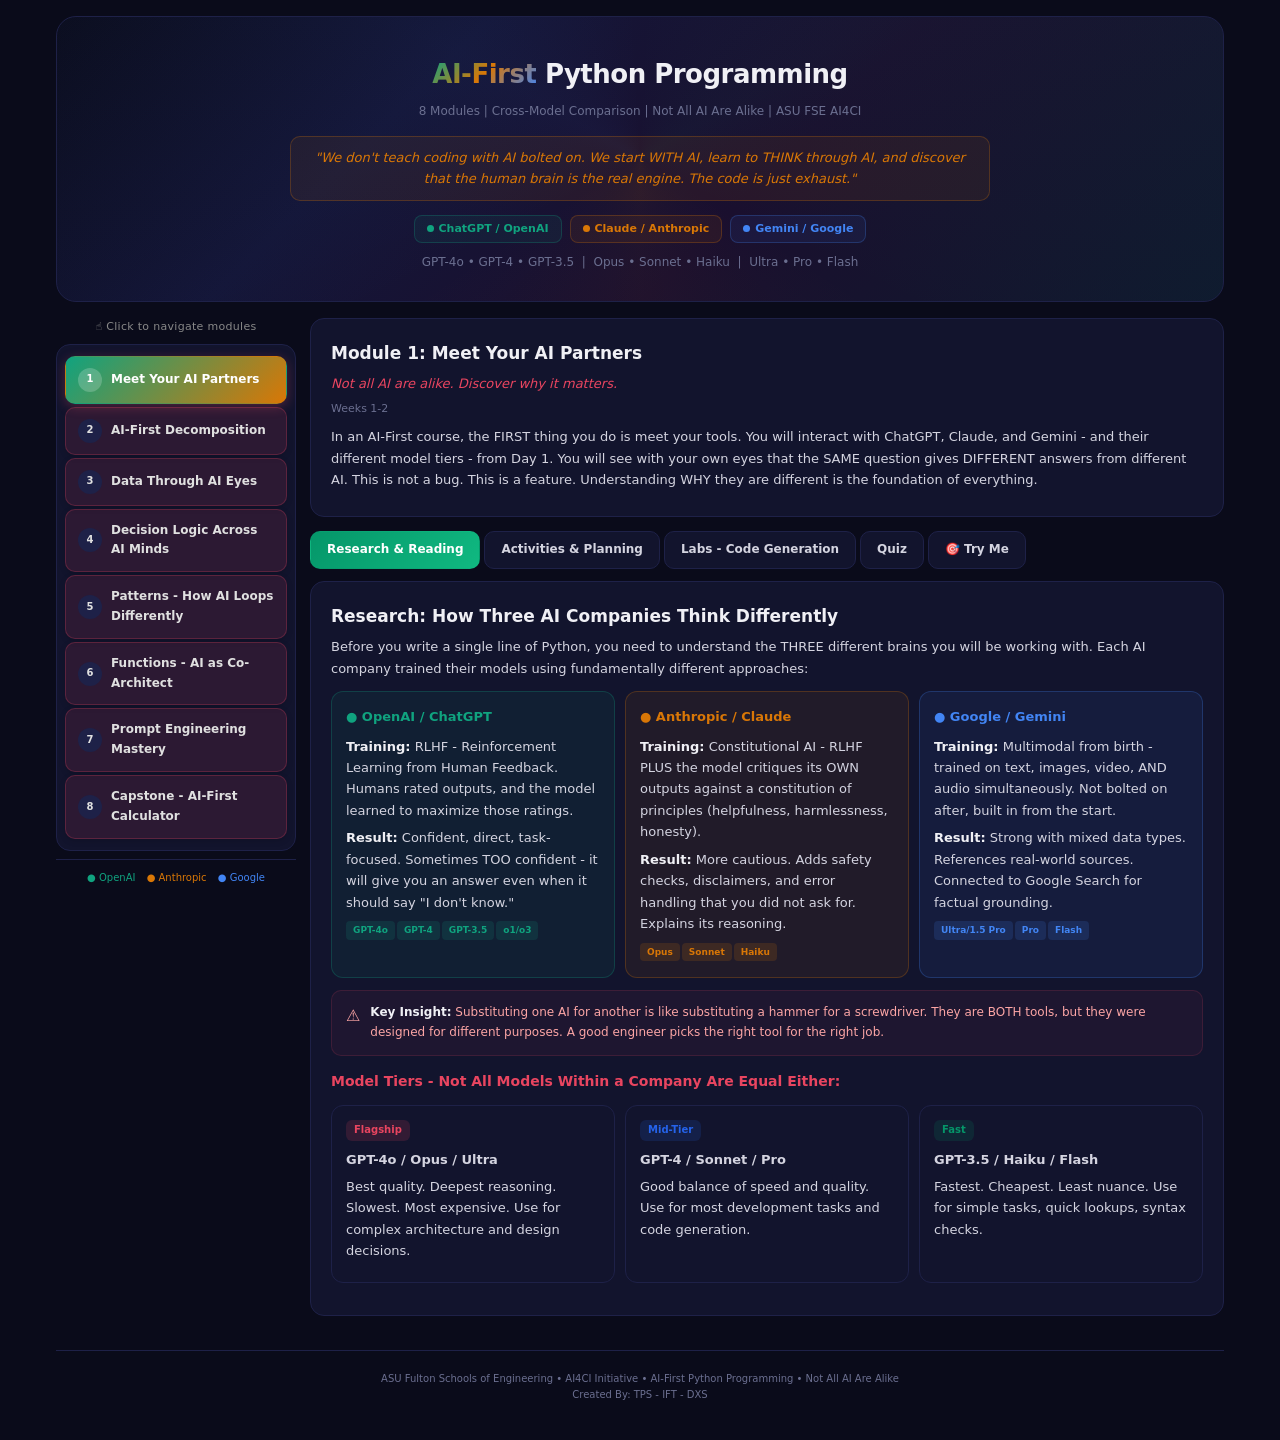
<file: dinesh/index.html>
<!DOCTYPE html>
<html lang="en">
<head>
<meta charset="UTF-8">
<meta name="viewport" content="width=device-width, initial-scale=1.0">
<title>AI-First Python Course | ASU FSE AI4CI</title>
<style>
:root{
  --bg:#0a0b1a;--card:#12142d;--border:#1e2148;
  --gpt:#10a37f;--claude:#d97706;--gemini:#4285f4;
  --gpt-bg:rgba(16,163,127,.08);--claude-bg:rgba(217,119,6,.08);--gemini-bg:rgba(66,133,244,.08);
  --gpt-border:rgba(16,163,127,.25);--claude-border:rgba(217,119,6,.25);--gemini-border:rgba(66,133,244,.25);
  --text:#d4d4e0;--muted:#6b6f90;--white:#f0f0f5;--accent:#e94560;
  --r:#e94560;--t:#7c3aed;--c:#059669;--e:#2563eb;--f:#c026d3;--n:#ea580c;
}
*{margin:0;padding:0;box-sizing:border-box;}
body{font-family:'Segoe UI',system-ui,-apple-system,sans-serif;background:var(--bg);color:var(--text);line-height:1.65;overflow-x:hidden;}
.app{max-width:1200px;margin:0 auto;padding:16px;}

/* ─── Hero ─── */
.hero{text-align:center;padding:36px 20px 28px;background:linear-gradient(135deg,#0a0b1a 0%,#141638 30%,#1a0f2e 60%,#0f1a2e 100%);border-radius:20px;border:1px solid var(--border);margin-bottom:16px;position:relative;overflow:hidden;}
.hero::before{content:'';position:absolute;top:-50%;left:-50%;width:200%;height:200%;background:conic-gradient(from 0deg,transparent,rgba(16,163,127,.04),transparent,rgba(217,119,6,.04),transparent,rgba(66,133,244,.04),transparent);animation:heroSpin 20s linear infinite;}
@keyframes heroSpin{to{transform:rotate(360deg)}}
.hero *{position:relative;}
.hero h1{font-size:26px;color:var(--white);letter-spacing:-.5px;}
.hero h1 span{background:linear-gradient(135deg,var(--gpt),var(--claude),var(--gemini));-webkit-background-clip:text;-webkit-text-fill-color:transparent;font-weight:800;}
.hero .sub{font-size:12px;color:var(--muted);margin-top:6px;}
.hero .philosophy{margin-top:14px;font-size:13px;font-style:italic;color:var(--claude);max-width:700px;margin-left:auto;margin-right:auto;padding:10px 16px;border:1px solid var(--claude-border);border-radius:10px;background:var(--claude-bg);}
.ai-pills{display:flex;gap:8px;justify-content:center;margin-top:14px;flex-wrap:wrap;}
.ai-pill{padding:4px 12px;border-radius:8px;font-size:11px;font-weight:700;display:flex;align-items:center;gap:5px;}
.ai-pill.gpt{background:var(--gpt-bg);border:1px solid var(--gpt-border);color:var(--gpt);}
.ai-pill.claude{background:var(--claude-bg);border:1px solid var(--claude-border);color:var(--claude);}
.ai-pill.gem{background:var(--gemini-bg);border:1px solid var(--gemini-border);color:var(--gemini);}
.ai-pill .dot{width:7px;height:7px;border-radius:50%;animation:pulse 2s ease infinite;}
.ai-pill.gpt .dot{background:var(--gpt);}
.ai-pill.claude .dot{background:var(--claude);}
.ai-pill.gem .dot{background:var(--gemini);}
@keyframes pulse{0%,100%{opacity:1;transform:scale(1);}50%{opacity:.4;transform:scale(.7);}}

/* ─── Layout ─── */
.layout{display:flex;gap:14px;}
.sidebar{width:240px;flex-shrink:0;position:sticky;top:14px;align-self:flex-start;max-height:calc(100vh - 28px);overflow-y:auto;}
.main{flex:1;min-width:0;}
@media(max-width:800px){.layout{flex-direction:column;}.sidebar{width:100%;position:static;max-height:none;}}

/* ─── Sidebar ─── */
.mod-list{background:var(--card);border:1px solid var(--border);border-radius:14px;padding:8px;}
.mod-item{padding:11px 12px;border-radius:10px;cursor:pointer;font-size:12px;font-weight:600;transition:all .25s;margin:3px 0;display:flex;align-items:center;gap:9px;background:rgba(233,69,96,.12);border:1.5px solid rgba(233,69,96,.25);box-shadow:0 2px 6px rgba(0,0,0,.15);color:#e0e0e0;}
.mod-item:hover{background:rgba(233,69,96,.25);border-color:rgba(233,69,96,.5);transform:translateX(3px);box-shadow:0 3px 10px rgba(0,0,0,.2);}
.mod-item.active{background:linear-gradient(135deg,var(--gpt),var(--claude));color:#fff;border-color:transparent;box-shadow:0 3px 12px rgba(233,69,96,.3);}
.mod-num{width:24px;height:24px;border-radius:50%;display:flex;align-items:center;justify-content:center;font-size:10px;font-weight:800;background:var(--border);flex-shrink:0;}
.mod-item.active .mod-num{background:rgba(255,255,255,.2);}
.legend{padding:10px;font-size:10px;color:var(--muted);text-align:center;margin-top:8px;border-top:1px solid var(--border);}
.legend span{margin:0 4px;}

/* ─── Content Cards ─── */
.card{background:var(--card);border:1px solid var(--border);border-radius:14px;padding:20px;margin-bottom:14px;animation:cardIn .4s ease;}
@keyframes cardIn{from{opacity:0;transform:translateY(12px);}to{opacity:1;transform:translateY(0);}}
.card h3{font-size:17px;color:var(--white);margin-bottom:6px;}
.card h4{font-size:14px;color:var(--accent);margin:14px 0 6px;}
.card p{font-size:13px;margin:6px 0;}
.card ul,.card ol{font-size:13px;margin:6px 0 6px 20px;}
.card li{margin:4px 0;}
.card strong{color:var(--white);}

/* ─── Tabs ─── */
.tabs{display:flex;gap:4px;margin:12px 0;flex-wrap:wrap;}
.tab{padding:8px 16px;border-radius:10px;font-size:12px;font-weight:600;cursor:pointer;border:1px solid var(--border);background:var(--card);transition:all .25s;}
.tab:hover{border-color:var(--accent);}
.tab.active{color:#fff;}
.tab.t-research.active{background:linear-gradient(135deg,#059669,#10b981);border-color:transparent;}
.tab.t-activity.active{background:linear-gradient(135deg,#7c3aed,#a855f7);border-color:transparent;}
.tab.t-lab.active{background:linear-gradient(135deg,#e94560,#f472b6);border-color:transparent;}
.tab.t-quiz.active{background:linear-gradient(135deg,#2563eb,#60a5fa);border-color:transparent;}
.tab.t-tryme.active{background:linear-gradient(135deg,#c026d3,#e879f9);border-color:transparent;}
.tryme-scenario{background:linear-gradient(135deg,rgba(192,38,211,.08),rgba(232,121,249,.06));border-left:4px solid #c026d3;border-radius:10px;padding:14px 16px;margin:10px 0;font-size:13px;color:var(--text);}
.tryme-hint{display:inline-block;background:rgba(192,38,211,.12);color:#e879f9;font-size:10px;padding:2px 8px;border-radius:12px;margin:2px;}

/* ─── AI Company Cards ─── */
.ai-compare{display:grid;grid-template-columns:repeat(3,1fr);gap:10px;margin:12px 0;}
@media(max-width:700px){.ai-compare{grid-template-columns:1fr;}}
.ai-card{border-radius:12px;padding:14px;font-size:12px;position:relative;overflow:hidden;animation:aiCardIn .5s ease backwards;}
.ai-card:nth-child(1){animation-delay:.1s;}.ai-card:nth-child(2){animation-delay:.25s;}.ai-card:nth-child(3){animation-delay:.4s;}
@keyframes aiCardIn{from{opacity:0;transform:translateY(16px) scale(.96);}to{opacity:1;transform:translateY(0) scale(1);}}
.ai-card.gpt{background:var(--gpt-bg);border:1px solid var(--gpt-border);}
.ai-card.claude{background:var(--claude-bg);border:1px solid var(--claude-border);}
.ai-card.gem{background:var(--gemini-bg);border:1px solid var(--gemini-border);}
.ai-card .ai-head{display:flex;align-items:center;gap:8px;margin-bottom:8px;font-weight:700;font-size:13px;}
.ai-card.gpt .ai-head{color:var(--gpt);}.ai-card.claude .ai-head{color:var(--claude);}.ai-card.gem .ai-head{color:var(--gemini);}
.ai-card .model-tag{display:inline-block;padding:2px 7px;border-radius:4px;font-size:9px;font-weight:700;margin:2px 2px 2px 0;}
.ai-card.gpt .model-tag{background:rgba(16,163,127,.15);color:var(--gpt);}
.ai-card.claude .model-tag{background:rgba(217,119,6,.15);color:var(--claude);}
.ai-card.gem .model-tag{background:rgba(66,133,244,.15);color:var(--gemini);}

/* ─── Model Tiers ─── */
.tier-grid{display:grid;grid-template-columns:repeat(3,1fr);gap:10px;margin:12px 0;}
@media(max-width:700px){.tier-grid{grid-template-columns:1fr;}}
.tier-card{background:var(--card);border:1px solid var(--border);border-radius:12px;padding:14px;font-size:12px;}
.tier-card h5{font-size:13px;margin-bottom:6px;}
.tier-card .tier-label{display:inline-block;padding:2px 8px;border-radius:6px;font-size:10px;font-weight:700;margin-bottom:8px;}
.tier-flagship .tier-label{background:rgba(233,69,96,.15);color:var(--accent);}
.tier-mid .tier-label{background:rgba(37,99,235,.15);color:var(--e);}
.tier-fast .tier-label{background:rgba(5,150,105,.15);color:var(--c);}

/* ─── Code blocks ─── */
.code-compare{display:grid;grid-template-columns:repeat(3,1fr);gap:8px;margin:10px 0;}
@media(max-width:700px){.code-compare{grid-template-columns:1fr;}}
.code-block{border-radius:10px;padding:12px;font-family:'Fira Code','Cascadia Code',monospace;font-size:11px;line-height:1.5;overflow-x:auto;white-space:pre-wrap;word-break:break-word;}
.code-block.gpt{background:#0d2818;border:1px solid var(--gpt-border);color:#a7f3d0;}
.code-block.claude{background:#1c1208;border:1px solid var(--claude-border);color:#fde68a;}
.code-block.gem{background:#0c1929;border:1px solid var(--gemini-border);color:#bfdbfe;}
.code-label{font-size:10px;font-weight:700;margin-bottom:6px;display:flex;align-items:center;gap:5px;}
.code-label.gpt{color:var(--gpt);}.code-label.claude{color:var(--claude);}.code-label.gem{color:var(--gemini);}

/* ─── Prompt layers ─── */
.prompt-tmpl{margin:10px 0;}
.prompt-layer{display:flex;gap:8px;align-items:flex-start;margin:4px 0;padding:8px 10px;border-radius:8px;background:rgba(255,255,255,.02);font-size:12px;}
.prompt-label{flex-shrink:0;padding:2px 8px;border-radius:4px;font-size:10px;font-weight:700;color:#fff;min-width:60px;text-align:center;}
.l-r{background:var(--r);}.l-t{background:var(--t);}.l-c{background:var(--c);}.l-e{background:var(--e);}.l-f{background:var(--f);}.l-n{background:var(--n);}

/* ─── Quiz ─── */
.quiz-q{background:var(--card);border:1px solid var(--border);border-radius:12px;padding:16px;margin:10px 0;animation:cardIn .4s ease;}
.quiz-q h4{font-size:13px;color:var(--white);margin-bottom:10px;}
.q-opt{display:block;width:100%;padding:10px 14px;margin:5px 0;border-radius:8px;border:1px solid var(--border);background:rgba(255,255,255,.02);color:var(--text);font-size:12px;cursor:pointer;text-align:left;transition:all .2s;}
.q-opt:hover:not(:disabled){border-color:var(--accent);background:rgba(233,69,96,.05);}
.q-opt.correct{border-color:var(--c);background:rgba(5,150,105,.12);color:#a7f3d0;}
.q-opt.wrong{border-color:var(--accent);background:rgba(233,69,96,.12);color:#fca5a5;}
.q-exp{display:none;margin-top:8px;padding:10px;border-radius:8px;background:rgba(37,99,235,.08);font-size:12px;color:#93c5fd;border:1px solid rgba(37,99,235,.2);}

/* ─── Scenario Box ─── */
.scenario{background:linear-gradient(135deg,rgba(233,69,96,.06),rgba(124,58,237,.06));border:1px solid rgba(233,69,96,.15);border-radius:10px;padding:14px;margin:10px 0;font-size:13px;}

/* ─── Animated difference bar ─── */
.diff-bar{display:flex;align-items:center;gap:6px;margin:4px 0;font-size:11px;}
.diff-fill{height:8px;border-radius:4px;transition:width 1s ease;animation:barGrow 1.2s ease backwards;}
@keyframes barGrow{from{width:0!important;}}
.diff-label{min-width:70px;font-weight:600;font-size:10px;}
.diff-val{font-size:10px;color:var(--muted);min-width:30px;text-align:right;}

/* ─── Insight callout ─── */
.insight{padding:12px 14px;border-radius:10px;margin:10px 0;font-size:12px;display:flex;gap:10px;align-items:flex-start;}
.insight.key{background:rgba(233,69,96,.06);border:1px solid rgba(233,69,96,.15);color:#fca5a5;}
.insight.think{background:rgba(124,58,237,.06);border:1px solid rgba(124,58,237,.15);color:#c4b5fd;}
.insight.warn{background:rgba(234,88,12,.06);border:1px solid rgba(234,88,12,.15);color:#fed7aa;}
.insight-icon{font-size:16px;flex-shrink:0;}

/* ─── Footer ─── */
.footer{text-align:center;padding:20px;font-size:10px;color:var(--muted);border-top:1px solid var(--border);margin-top:20px;}
</style>
</head>
<body>
<div class="app">

<div class="hero">
  <h1><span>AI-First</span> Python Programming</h1>
  <div class="sub">8 Modules | Cross-Model Comparison | Not All AI Are Alike | ASU FSE AI4CI</div>
  <div class="philosophy">"We don't teach coding with AI bolted on. We start WITH AI, learn to THINK through AI, and discover that the human brain is the real engine. The code is just exhaust."</div>
  <div class="ai-pills">
    <div class="ai-pill gpt"><div class="dot"></div>ChatGPT / OpenAI</div>
    <div class="ai-pill claude"><div class="dot"></div>Claude / Anthropic</div>
    <div class="ai-pill gem"><div class="dot"></div>Gemini / Google</div>
  </div>
  <div class="sub" style="margin-top:10px;">GPT-4o &bull; GPT-4 &bull; GPT-3.5 &nbsp;|&nbsp; Opus &bull; Sonnet &bull; Haiku &nbsp;|&nbsp; Ultra &bull; Pro &bull; Flash</div>
</div>

<div class="layout">

<!-- SIDEBAR -->
<div class="sidebar"><div style="text-align:center;font-size:11px;color:#888;margin-bottom:8px;letter-spacing:.3px;font-weight:500;">&#9757; Click to navigate modules</div>
  <div class="mod-list" id="mod-list"></div>
  <div class="legend">
    <span style="color:var(--gpt);">&#9679; OpenAI</span>
    <span style="color:var(--claude);">&#9679; Anthropic</span>
    <span style="color:var(--gemini);">&#9679; Google</span>
  </div>
</div>

<!-- MAIN -->
<div class="main" id="main-content"></div>

</div>

<div class="footer">ASU Fulton Schools of Engineering &bull; AI4CI Initiative &bull; AI-First Python Programming &bull; Not All AI Are Alike<br>Created By: TPS - IFT - DXS</div>
</div>

<script>
// ============================================================
// AI MODEL DATABASE
// ============================================================
const AI = {
  openai: {
    name: "OpenAI", short: "ChatGPT", cls: "gpt", color: "#10a37f",
    training: "RLHF (Reinforcement Learning from Human Feedback)",
    philosophy: "Optimize for helpfulness and task completion. Confident, direct responses.",
    models: [
      {name:"GPT-4o",tier:"flagship",speed:"Fast",reasoning:"Excellent",code:"Excellent",cost:"$$",personality:"Confident and direct. Writes dense, efficient code. May skip edge cases if not asked."},
      {name:"GPT-4",tier:"flagship",speed:"Slower",reasoning:"Excellent",code:"Excellent",cost:"$$$",personality:"Thorough but can be verbose. Strong reasoning chains."},
      {name:"GPT-3.5-turbo",tier:"fast",speed:"Very Fast",reasoning:"Good",code:"Good",cost:"$",personality:"Quick but shallow. Often takes shortcuts. Misses nuance."},
      {name:"o1 / o3",tier:"reasoning",speed:"Slow",reasoning:"Superior",code:"Excellent",cost:"$$$$",personality:"Thinks step-by-step internally. Exceptional at complex logic. Slow but deep."}
    ]
  },
  anthropic: {
    name: "Anthropic", short: "Claude", cls: "claude", color: "#d97706",
    training: "Constitutional AI (RLHF + Self-Critique + Harmlessness Training)",
    philosophy: "Be helpful, harmless, and honest. Cautious about safety. Explains reasoning.",
    models: [
      {name:"Claude Opus",tier:"flagship",speed:"Slower",reasoning:"Excellent",code:"Excellent",cost:"$$$",personality:"Deep thinker. Adds safety checks unprompted. Verbose but thorough explanations."},
      {name:"Claude Sonnet",tier:"mid",speed:"Fast",reasoning:"Very Good",code:"Very Good",cost:"$$",personality:"Balanced speed and quality. Good at following instructions precisely."},
      {name:"Claude Haiku",tier:"fast",speed:"Very Fast",reasoning:"Good",code:"Good",cost:"$",personality:"Quick responses. Less safety-checking. Still follows Constitutional AI principles."}
    ]
  },
  google: {
    name: "Google", short: "Gemini", cls: "gem", color: "#4285f4",
    training: "Multimodal Training (Text + Image + Video + Audio from birth)",
    philosophy: "Integrate multiple data types natively. Strong on factual accuracy and search.",
    models: [
      {name:"Gemini Ultra/1.5 Pro",tier:"flagship",speed:"Medium",reasoning:"Excellent",code:"Very Good",cost:"$$$",personality:"Strong with multi-format data. References real-world examples. Can be overly detailed."},
      {name:"Gemini Pro",tier:"mid",speed:"Fast",reasoning:"Very Good",code:"Good",cost:"$$",personality:"Solid all-rounder. Good at following structured prompts."},
      {name:"Gemini Flash",tier:"fast",speed:"Very Fast",reasoning:"Good",code:"Good",cost:"$",personality:"Speed-optimized. Less nuance. Good for simple tasks."}
    ]
  }
};

// ============================================================
// MODULE DATA - AI-FIRST APPROACH
// ============================================================
const modules = [

// ──────────── MODULE 1 ────────────
{
  title: "Module 1: Meet Your AI Partners",
  subtitle: "Not all AI are alike. Discover why it matters.",
  weeks: "Weeks 1-2",
  overview: "In an AI-First course, the FIRST thing you do is meet your tools. You will interact with ChatGPT, Claude, and Gemini - and their different model tiers - from Day 1. You will see with your own eyes that the SAME question gives DIFFERENT answers from different AI. This is not a bug. This is a feature. Understanding WHY they are different is the foundation of everything.",

  research: {
    title: "Research: How Three AI Companies Think Differently",
    content: `<p>Before you write a single line of Python, you need to understand the THREE different brains you will be working with. Each AI company trained their models using fundamentally different approaches:</p>
    <div class="ai-compare">
      <div class="ai-card gpt">
        <div class="ai-head">&#9679; OpenAI / ChatGPT</div>
        <p><strong>Training:</strong> RLHF - Reinforcement Learning from Human Feedback. Humans rated outputs, and the model learned to maximize those ratings.</p>
        <p><strong>Result:</strong> Confident, direct, task-focused. Sometimes TOO confident - it will give you an answer even when it should say "I don't know."</p>
        <div><span class="model-tag">GPT-4o</span><span class="model-tag">GPT-4</span><span class="model-tag">GPT-3.5</span><span class="model-tag">o1/o3</span></div>
      </div>
      <div class="ai-card claude">
        <div class="ai-head">&#9679; Anthropic / Claude</div>
        <p><strong>Training:</strong> Constitutional AI - RLHF PLUS the model critiques its OWN outputs against a constitution of principles (helpfulness, harmlessness, honesty).</p>
        <p><strong>Result:</strong> More cautious. Adds safety checks, disclaimers, and error handling that you did not ask for. Explains its reasoning.</p>
        <div><span class="model-tag">Opus</span><span class="model-tag">Sonnet</span><span class="model-tag">Haiku</span></div>
      </div>
      <div class="ai-card gem">
        <div class="ai-head">&#9679; Google / Gemini</div>
        <p><strong>Training:</strong> Multimodal from birth - trained on text, images, video, AND audio simultaneously. Not bolted on after, built in from the start.</p>
        <p><strong>Result:</strong> Strong with mixed data types. References real-world sources. Connected to Google Search for factual grounding.</p>
        <div><span class="model-tag">Ultra/1.5 Pro</span><span class="model-tag">Pro</span><span class="model-tag">Flash</span></div>
      </div>
    </div>
    <div class="insight key"><span class="insight-icon">&#9888;</span><span><strong>Key Insight:</strong> Substituting one AI for another is like substituting a hammer for a screwdriver. They are BOTH tools, but they were designed for different purposes. A good engineer picks the right tool for the right job.</span></div>
    <h4>Model Tiers - Not All Models Within a Company Are Equal Either:</h4>
    <div class="tier-grid">
      <div class="tier-card tier-flagship"><span class="tier-label">Flagship</span><h5>GPT-4o / Opus / Ultra</h5><p>Best quality. Deepest reasoning. Slowest. Most expensive. Use for complex architecture and design decisions.</p></div>
      <div class="tier-card tier-mid"><span class="tier-label">Mid-Tier</span><h5>GPT-4 / Sonnet / Pro</h5><p>Good balance of speed and quality. Use for most development tasks and code generation.</p></div>
      <div class="tier-card tier-fast"><span class="tier-label">Fast</span><h5>GPT-3.5 / Haiku / Flash</h5><p>Fastest. Cheapest. Least nuance. Use for simple tasks, quick lookups, syntax checks.</p></div>
    </div>`
  },

  activity: {
    title: "Activity: The Same Question, Three Different Answers",
    scenario: "Ask ALL three AI companies the EXACT same question. Compare what you get. This is your first lesson that AI is NOT one thing.",
    prompt: {
      role: "You are a Python tutor for a complete beginner who has never programmed before.",
      task: "Explain what a variable is in Python. Give me one simple example.",
      context: "I am a first-year university student with no programming background. I need to understand this concept in simple words.",
      exemplar: "A good explanation would be like: 'Think of a variable like a labeled box...'",
      format: "3 paragraphs maximum. Use one code example. No jargon.",
      note: "Keep it simple. If you use any technical term, define it immediately."
    },
    steps: [
      "Copy the EXACT same 6-layer prompt into ChatGPT (GPT-4o)",
      "Copy the EXACT same prompt into Claude (Sonnet)",
      "Copy the EXACT same prompt into Gemini (Pro)",
      "Now do it again with the CHEAPEST models: GPT-3.5, Haiku, Flash",
      "Put all 6 responses side by side. What is different?",
      "Write down: Which one explained it best for YOU? Why?",
      "Write down: Which one added information you did NOT ask for?",
      "Write down: Which one was most concise? Most verbose?"
    ],
    compare_note: "You will discover that Claude adds safety notes ('remember, variable names should be meaningful'), GPT is more direct ('here is how it works'), and Gemini may reference real-world analogies. The cheaper models give shorter, less nuanced answers."
  },

  lab: {
    title: "Lab: Build Your AI Comparison Journal",
    scenario: "Create a Python script that helps you log and compare AI responses. This is your FIRST code - and you are going to ask AI to write it FOR you.",
    codes: {
      gpt: {label:"ChatGPT might give you:", code:"# ChatGPT tends to be direct and efficient\nresponses = {}\n\ndef log_response(ai_name, model, question, answer):\n    key = f\"{ai_name}_{model}\"\n    if key not in responses:\n        responses[key] = []\n    responses[key].append({\"q\": question, \"a\": answer})\n\ndef compare(question):\n    for key, logs in responses.items():\n        for log in logs:\n            if log[\"q\"] == question:\n                print(f\"{key}: {log['a'][:100]}...\")"},
      claude: {label:"Claude might give you:", code:"# Claude tends to add validation and docstrings\nresponses = {}\n\ndef log_response(ai_name, model, question, answer):\n    \"\"\"ONE job: Store a single AI response for later comparison.\"\"\"\n    if not ai_name or not question:\n        print(\"Error: AI name and question are required.\")\n        return\n    key = f\"{ai_name}_{model}\"\n    if key not in responses:\n        responses[key] = []\n    responses[key].append({\n        \"question\": question,\n        \"answer\": answer,\n        \"timestamp\": \"logged\"  # Claude adds metadata\n    })\n    print(f\"Logged response from {key} successfully.\")"},
      gemini: {label:"Gemini might give you:", code:"# Gemini tends to add real-world context\nfrom datetime import datetime\n\nresponses = {}\n\ndef log_response(ai_name, model, question, answer):\n    \"\"\"Log an AI response with metadata for comparison.\"\"\"\n    key = f\"{ai_name} ({model})\"\n    entry = {\n        \"question\": question,\n        \"answer\": answer,\n        \"logged_at\": datetime.now().isoformat(),\n        \"word_count\": len(answer.split())\n    }\n    responses.setdefault(key, []).append(entry)\n    # Gemini often adds practical features like word count"}
    },
    tasks: [
      "Send the SAME prompt to all 3 AI models asking for an 'AI comparison logger in Python'",
      "Compare: Which model added error handling without being asked? (Probably Claude)",
      "Compare: Which model added extra features like timestamps? (Varies!)",
      "Compare: Which model had the most concise code? (Probably GPT)",
      "Choose the BEST parts from each and combine into YOUR version",
      "Run your combined version in Python - does it work?",
      "If it crashes, note WHICH model's code caused the issue and WHY"
    ]
  },

  quiz: [
    {q:"Why do ChatGPT, Claude, and Gemini give DIFFERENT answers to the same question?",opts:["They are all broken in different ways","They were trained using fundamentally different methods and philosophies","One is just better than the others","They all use the same code underneath"],ans:1,exp:"Each company used different training approaches: OpenAI uses RLHF (optimize for helpfulness), Anthropic uses Constitutional AI (optimize for helpfulness + safety), Google uses Multimodal Training (optimize for multi-format data). Different training creates different personalities."},
    {q:"Which AI model tier should you use for complex architecture decisions?",opts:["Fast tier (GPT-3.5/Haiku/Flash) because speed matters","Mid-tier (GPT-4/Sonnet/Pro) for balance","Flagship (GPT-4o/Opus/Ultra) for deepest reasoning","It does not matter, they are all the same"],ans:2,exp:"Flagship models have the deepest reasoning capabilities. For architecture decisions where you need the AI to think through tradeoffs and edge cases, the flagship tier gives the best results. Speed tier is for simple tasks."},
    {q:"In an AI-First approach, what do you do FIRST in a programming course?",opts:["Learn Python syntax","Write Hello World","Interact with all 3 AI platforms and compare their responses","Read a textbook"],ans:2,exp:"AI-First means you START with AI, not end with it. Day 1 you meet all your AI partners, see that they are different, and understand WHY. This builds the foundation for everything that follows."},
    {q:"If Claude adds safety disclaimers to code that GPT-4o does not add, what does that tell you?",opts:["Claude is worse because it wastes space","Claude is better because safety matters","Their Constitutional AI training makes them prioritize different things","You should ignore both"],ans:2,exp:"This shows that TRAINING shapes behavior. Constitutional AI makes Claude more cautious. RLHF makes GPT more task-focused. Neither is better or worse - they are DIFFERENT tools for different situations. Understanding this is the key insight."}
  ],
  tryme: {
  title: 'Try Me: Movie Recommendation System',
  scenario: 'You&#39;re building a personal movie recommendation system and want to see which AI partner understands your taste best. Submit your top 5 favorite movies to ChatGPT, Claude, and Gemini, then ask each to recommend 3 new movies based on those preferences. Notice how each AI recommends differently based on their training and priorities.',
  hints: {
    role: 'Hint: You are a student discovering that different AI partners have different strengths and perspectives.',
    task: 'Hint: Ask each AI the exact same question: "Given these 5 movies I love [list them], what 3 movies would you recommend and why?"',
    context: 'Hint: Include your actual movie preferences to get authentic, personalized responses.',
    exemplar: 'Hint: One AI might focus on narrative, another on technical filmmaking, and another on cultural impact.',
    format: 'Hint: Request the response as a numbered list with movie titles, genres, and one-sentence explanations.',
    note: 'Hint: Save the three responses side-by-side so you can compare their reasoning and recommendation styles.'
  },
  steps: [
    'Submit your 5 favorite movies to ChatGPT and ask for 3 personalized recommendations with explanations.',
    'Submit the same prompt to Claude and compare how it recommends movies differently.',
    'Submit to Gemini and notice its unique approach to understanding your taste.',
    'Compare: Which AI best understood your preferences? Which recommendations surprised you?',
    'Reflect: How did each AI&#39;s reasoning differ? What does this tell you about their different strengths?'
  ]
},
},

// ──────────── MODULE 2 ────────────
{
  title: "Module 2: AI-First Decomposition",
  subtitle: "Ask AI to decompose. Then judge WHO did it better.",
  weeks: "Weeks 3-4",
  overview: "In the bolted-on approach, you learn decomposition from a textbook, then ask AI for help. In the AI-First approach, you give the SAME problem to all 3 AI companies and compare HOW they decompose it. You learn decomposition BY SEEING three different expert approaches and judging which thinking is best. YOUR job is not to decompose - your job is to EVALUATE decomposition.",

  research: {
    title: "Research: How Different AI Models Decompose the Same Problem",
    content: `<p>Decomposition means breaking a big problem into small, single-responsibility pieces. But here is what nobody tells you: <strong>there is no single correct way to decompose a problem.</strong> Different experts decompose differently based on their experience and priorities.</p>
    <p>When you ask three AI companies to decompose the same problem, you see three DIFFERENT decomposition strategies:</p>
    <div class="ai-compare">
      <div class="ai-card gpt">
        <div class="ai-head">&#9679; ChatGPT Decomposition Style</div>
        <p><strong>Tends to:</strong> Jump straight to functions. Lists them efficiently. Focuses on WHAT to build. Minimal explanation of WHY.</p>
        <p><strong>Strength:</strong> Fast, practical, action-oriented</p>
        <p><strong>Weakness:</strong> May skip edge cases and error handling in the decomposition</p>
      </div>
      <div class="ai-card claude">
        <div class="ai-head">&#9679; Claude Decomposition Style</div>
        <p><strong>Tends to:</strong> Start with understanding the problem FIRST. Asks clarifying questions. Decomposes with error handling built in from the start.</p>
        <p><strong>Strength:</strong> Thorough, safety-conscious, explains reasoning</p>
        <p><strong>Weakness:</strong> Can be overly cautious, more verbose</p>
      </div>
      <div class="ai-card gem">
        <div class="ai-head">&#9679; Gemini Decomposition Style</div>
        <p><strong>Tends to:</strong> Reference real-world patterns and established architectures. Connects to existing solutions. May suggest libraries.</p>
        <p><strong>Strength:</strong> Practical, real-world grounded, comprehensive</p>
        <p><strong>Weakness:</strong> May over-engineer simple problems by referencing complex patterns</p>
      </div>
    </div>
    <div class="insight think"><span class="insight-icon">&#128161;</span><span><strong>AI-First Insight:</strong> You learn decomposition NOT by doing it yourself first, but by seeing THREE expert decompositions and developing the judgment to evaluate which approach is best for the situation. The thinking skill is EVALUATION, not creation.</span></div>`
  },

  activity: {
    title: "Activity: The Coffee Shop Decomposition Showdown",
    scenario: "A coffee shop needs an ordering system. Give the EXACT same problem to ChatGPT, Claude, and Gemini. Compare how each AI decomposes it. Then YOU decide which decomposition is best and WHY.",
    prompt: {
      role: "You are a software architect designing a system for a small coffee shop. You follow the Single Responsibility Principle - every component does ONE thing.",
      task: "Decompose a coffee shop ordering system into single-responsibility components. For each component list: (1) its ONE job, (2) what data it needs, (3) what it outputs, (4) what can go wrong.",
      context: "The coffee shop has a menu with drinks and food, takes customer orders, calculates totals with tax, applies discounts for loyalty members, and prints receipts. About 100 customers per day. Staff are not technical.",
      exemplar: "Example component:\nComponent: calculate_subtotal\n- ONE job: Add up prices of all items in an order\n- Input: list of ordered items with prices\n- Output: subtotal (number)\n- Failure: empty order, item with no price listed",
      format: "A numbered list of components. For each one show: name, ONE job, input, output, failure modes. Then show how they connect to each other.",
      note: "Do NOT write any code. This is a THINKING exercise. Focus on the decomposition, not the implementation. I want to see your reasoning about WHY you split things this way."
    },
    steps: [
      "Send this EXACT prompt to ChatGPT (GPT-4o) - save the response",
      "Send the SAME prompt to Claude (Sonnet) - save the response",
      "Send the SAME prompt to Gemini (Pro) - save the response",
      "Count: How many components did each AI identify?",
      "Compare: Did they all identify the same components? What did each one MISS?",
      "Compare: Which AI explained WHY it decomposed this way? Which just listed?",
      "Compare: Which AI thought about failure modes most thoroughly?",
      "YOUR JUDGMENT: Combine the best ideas from all three into YOUR decomposition",
      "NOW send to the cheap models (GPT-3.5, Haiku, Flash) - how much quality drops?"
    ],
    compare_note: "Typical results: GPT gives 5-7 functions quickly. Claude gives 8-10 with error handling included. Gemini gives 6-8 with real-world references. The cheap models give 3-4 with minimal detail."
  },

  lab: {
    title: "Lab: Decomposition Quality Scoring System",
    scenario: "Build a Python tool that scores how well an AI decomposed a problem. You define the CRITERIA, AI writes the code.",
    codes: {
      gpt: {label:"GPT might score like this:", code:"# GPT: Direct, function-focused scoring\ndef score_decomposition(components):\n    score = 0\n    score += min(len(components), 10)  # More components = better (max 10)\n    for c in components:\n        if 'error' in c.lower(): score += 1  # Has error handling\n        if 'input' in c.lower(): score += 1  # Defines inputs\n        if 'output' in c.lower(): score += 1  # Defines outputs\n    return score\n# Simple. Fast. Gets the job done. But misses SRP checking."},
      claude: {label:"Claude might score like this:", code:"# Claude: Thorough, safety-conscious scoring\ndef score_decomposition(components):\n    \"\"\"ONE job: Evaluate quality of a problem decomposition.\"\"\"\n    if not components:\n        return {\"score\": 0, \"feedback\": \"No components provided.\"}\n    \n    scores = {\n        \"srp_compliance\": 0,    # Does each do ONE thing?\n        \"error_handling\": 0,    # Are failure modes listed?\n        \"completeness\": 0,      # Are inputs/outputs defined?\n        \"clarity\": 0            # Is naming clear?\n    }\n    \n    for comp in components:\n        if has_single_responsibility(comp): scores[\"srp_compliance\"] += 1\n        if lists_failure_modes(comp): scores[\"error_handling\"] += 1\n        if defines_io(comp): scores[\"completeness\"] += 1\n    \n    # Claude adds a qualitative note\n    total = sum(scores.values())\n    return {\"score\": total, \"breakdown\": scores,\n            \"note\": \"Consider edge cases\" if scores[\"error_handling\"] < 3 else \"Good coverage\"}"},
      gemini: {label:"Gemini might score like this:", code:"# Gemini: Practical, references real patterns\nimport json\nfrom datetime import datetime\n\ndef score_decomposition(components, domain=\"general\"):\n    \"\"\"Score decomposition quality against industry patterns.\"\"\"\n    \n    # Gemini references known patterns\n    EXPECTED_PATTERNS = {\n        \"coffee_shop\": [\"order\", \"payment\", \"inventory\", \"receipt\", \"discount\"],\n        \"calculator\": [\"input\", \"validate\", \"calculate\", \"display\", \"error\"]\n    }\n    \n    coverage = 0\n    if domain in EXPECTED_PATTERNS:\n        expected = EXPECTED_PATTERNS[domain]\n        found = [p for p in expected if any(p in c.lower() for c in components)]\n        coverage = len(found) / len(expected)\n    \n    return {\n        \"component_count\": len(components),\n        \"pattern_coverage\": f\"{coverage:.0%}\",\n        \"assessed_at\": datetime.now().isoformat()\n    }"}
    },
    tasks: [
      "Send the SAME scoring prompt to all 3 AI companies",
      "Compare: GPT's scorer vs Claude's scorer vs Gemini's scorer - what is different?",
      "Notice: Claude probably added validation and breakdown. GPT was concise. Gemini referenced patterns.",
      "Combine the BEST ideas: Claude's breakdown + Gemini's pattern matching + GPT's simplicity",
      "Run your combined scorer against the coffee shop decompositions from the Activity",
      "Which AI's decomposition scores highest on YOUR scorer?",
      "BREAK IT: Feed an empty list. Feed garbage data. Which model handled errors best?"
    ]
  },

  quiz: [
    {q:"In an AI-First approach, how do you learn decomposition?",opts:["Read a textbook chapter on decomposition","Do decomposition yourself first, then check with AI","Give the problem to multiple AI models and EVALUATE their decompositions","Just use whatever AI gives you without thinking"],ans:2,exp:"AI-First means you learn by evaluating expert outputs. When you see three different AI decompositions, you develop JUDGMENT - which is more valuable than doing one decomposition yourself."},
    {q:"You gave the same coffee shop problem to GPT-4o, Sonnet, and Gemini Pro. GPT gave 5 components, Claude gave 9, Gemini gave 7. What does this tell you?",opts:["Claude is better because it has more","GPT is better because simpler is better","Different AI prioritize different aspects of the problem","The one with the most components wins"],ans:2,exp:"More components is not always better. GPT may have combined related tasks. Claude may have separated error handling into its own components. Gemini may have found a middle ground. The RIGHT number depends on the problem."},
    {q:"Why should you also test with cheap models (GPT-3.5, Haiku, Flash) and not just flagship models?",opts:["To save money","To see how much quality drops, which teaches you what the flagship models actually add","Cheap models are always better for beginners","There is no difference between model tiers"],ans:1,exp:"When you see the quality difference between flagship and cheap, you learn what REASONING looks like. The cheap model output shows you what is MISSING - that teaches you to recognize quality."},
    {q:"After comparing all three AI decompositions, what should you do?",opts:["Pick the one you like best and use it exactly","Combine the best ideas from all three into YOUR version","They are all wrong, start from scratch","It does not matter, just use any one"],ans:1,exp:"The AI-First skill is SYNTHESIS - taking the best parts from multiple expert perspectives and combining them with YOUR judgment. This is higher-order thinking than just decomposing from scratch."}
  ],
  tryme: {
  title: 'Try Me: Library Book Tracking System',
  scenario: 'You&#39;re helping your local library modernize by building a book tracking system. Instead of building it yourself, ask each AI partner to decompose the problem into functions, classes, and data flows. See which AI breaks down the system most logically and how different approaches emerge from the same problem.',
  hints: {
    role: 'Hint: You are a software designer asking AI partners for different system architectures.',
    task: 'Hint: Ask each AI: "Design a library book tracking system. What classes, functions, and data structures would you use? Show me the decomposition."',
    context: 'Hint: Mention you need to track book inventory, checkouts, due dates, late fees, and patron histories.',
    exemplar: 'Hint: One AI might use object-oriented design with Book and Patron classes; another might prefer functional composition.',
    format: 'Hint: Request a text outline showing classes/functions with 1-2 sentence descriptions of each.',
    note: 'Hint: Look for differences in how each AI prioritizes: simplicity, extensibility, or scalability.'
  },
  steps: [
    'Ask ChatGPT to decompose a library system into functions and classes, requesting a clear hierarchy.',
    'Ask Claude to design the same system and compare its decomposition strategy.',
    'Ask Gemini for its approach and notice where it breaks down the problem differently.',
    'Compare: Which decomposition is clearest? Which would be easiest to code?',
    'Reflect: What does each AI&#39;s approach tell you about their design philosophy?'
  ]
},
},

// ──────────── MODULE 3 ────────────
{
  title: "Module 3: Data Through AI Eyes",
  subtitle: "Three AI companies. Three ways to see data. One truth.",
  weeks: "Weeks 5-6",
  overview: "Data types, variables, lists, dictionaries - every AI explains them differently and USES them differently in code. In this module you give data-handling tasks to all three AI companies and discover that GPT tends towards compact data structures, Claude adds type validation, and Gemini references real-world data formats. You learn data by seeing how three experts handle it.",

  research: {
    title: "Research: How AI Models Handle Data Differently",
    content: `<p>When you ask AI to create a data structure for a real-world problem, the training shows through immediately:</p>
    <div class="ai-compare">
      <div class="ai-card gpt">
        <div class="ai-head">&#9679; ChatGPT's Data Style</div>
        <p>Favors compact, efficient structures. Uses list comprehensions. Tends to use simple dictionaries. Assumes valid data - may skip type checking.</p>
        <p><strong>Typical pattern:</strong> <code>students = [{"name": "Jo", "grade": 90}]</code></p>
      </div>
      <div class="ai-card claude">
        <div class="ai-head">&#9679; Claude's Data Style</div>
        <p>Adds validation layers. Wraps data in functions that check types. Uses more descriptive keys. Adds docstrings explaining data shapes.</p>
        <p><strong>Typical pattern:</strong> Creates a <code>create_student()</code> function that validates before storing.</p>
      </div>
      <div class="ai-card gem">
        <div class="ai-head">&#9679; Gemini's Data Style</div>
        <p>References standard formats (JSON, CSV). Adds metadata like timestamps. May suggest external libraries (pandas). Thinks about data interchange.</p>
        <p><strong>Typical pattern:</strong> Structures data in a way that could be serialized/exported.</p>
      </div>
    </div>
    <div class="insight warn"><span class="insight-icon">&#9888;</span><span><strong>Critical Difference:</strong> Ask all three to handle a grade that is entered as "ninety" instead of 90. GPT might crash. Claude will validate first. Gemini might try to convert it. This is where training differences become REAL.</span></div>
    <h4>The Data Type Challenge Across Model Tiers:</h4>
    <p>Ask the SAME data question to flagship vs fast models within each company. You will see that flagship models handle edge cases, while fast models take the happy path. This teaches you what "depth of reasoning" actually means in practice.</p>`
  },

  activity: {
    title: "Activity: Student Grade Tracker - Three AI Architects",
    scenario: "A professor needs to track student grades. Ask all three AI companies to design the data structure. Compare not just WHAT they build, but HOW they think about data.",
    prompt: {
      role: "You are a data architect designing a grade tracking system for a university professor. You prioritize data integrity - bad data should be impossible to enter.",
      task: "Design a Python data structure for tracking student grades. Include: student name, student ID, course name, assignments (name + score + max possible), final grade calculation, and a way to flag students who are failing.",
      context: "This professor teaches 3 courses with 30 students each. Some students are in multiple courses. Assignments have different point values. The professor is not technical and will enter data manually. Human errors in data entry are COMMON.",
      exemplar: "One student record might look like:\nstudent: Alice Chen, ID: 1234\n  CSE100: Assignment 1 (85/100), Midterm (72/150)\n  CSE200: Lab 1 (10/10), Project (45/50)",
      format: "Show me: (1) The data structure design, (2) A function to add a grade with validation, (3) A function to calculate final grade, (4) What happens when someone enters invalid data.",
      note: "Do NOT use any external libraries. Show me how you handle: duplicate student IDs, grades above maximum points, negative grades, and missing assignments. I want to see the THINKING behind the design, not just the code."
    },
    steps: [
      "Send to GPT-4o, Sonnet, and Gemini Pro - save all three responses",
      "Compare data structures: How did each one organize student records?",
      "Compare validation: Which AI added the most input checking?",
      "Compare error messages: Which gives the most helpful error when you enter 'ninety' instead of 90?",
      "NOW send to GPT-3.5, Haiku, Flash - how much validation disappears?",
      "Count the lines of code from each: More lines = more thorough? Or just more verbose?",
      "YOUR DECISION: Which data structure would YOU trust with real student grades? Why?"
    ],
    compare_note: "Watch for: GPT often creates a clean but minimal dictionary. Claude wraps everything in validation functions. Gemini may suggest a class-based approach. The fast models usually skip validation entirely."
  },

  lab: {
    title: "Lab: Data Integrity Battle - Break Each AI's Code",
    scenario: "Take the grade tracker code from each AI and deliberately try to BREAK it with bad data. Learning by failure across all three models.",
    codes: {
      gpt: {label:"GPT's grade tracker (test this):", code:"# GPT: Clean and compact\nstudents = {}\n\ndef add_grade(student_id, name, course, assignment, score, max_score):\n    if student_id not in students:\n        students[student_id] = {\"name\": name, \"courses\": {}}\n    if course not in students[student_id][\"courses\"]:\n        students[student_id][\"courses\"][course] = []\n    students[student_id][\"courses\"][course].append(\n        {\"assignment\": assignment, \"score\": score, \"max\": max_score}\n    )\n\n# TRY TO BREAK IT:\n# add_grade(\"\", \"\", \"\", \"\", \"ninety\", 100)\n# add_grade(123, \"Alice\", \"CSE\", \"HW1\", 150, 100)  # score > max!\n# add_grade(123, \"Alice\", \"CSE\", \"HW1\", -5, 100)   # negative!"},
      claude: {label:"Claude's grade tracker (test this):", code:"# Claude: Validation-heavy\nstudents = {}\n\ndef add_grade(student_id, name, course, assignment, score, max_score):\n    \"\"\"ONE job: Add a validated grade to the system.\"\"\"\n    # Claude validates EVERYTHING\n    if not student_id:\n        return {\"success\": False, \"error\": \"Student ID is required\"}\n    if not isinstance(score, (int, float)):\n        return {\"success\": False, \"error\": f\"Score must be a number, got {type(score).__name__}\"}\n    if score < 0:\n        return {\"success\": False, \"error\": \"Score cannot be negative\"}\n    if score > max_score:\n        return {\"success\": False, \"error\": f\"Score {score} exceeds maximum {max_score}\"}\n    \n    # Only AFTER validation do we store\n    if student_id not in students:\n        students[student_id] = {\"name\": name, \"courses\": {}}\n    if course not in students[student_id][\"courses\"]:\n        students[student_id][\"courses\"][course] = []\n    students[student_id][\"courses\"][course].append(\n        {\"assignment\": assignment, \"score\": score, \"max\": max_score}\n    )\n    return {\"success\": True}\n\n# SAME BREAK TESTS - but Claude catches them!"},
      gemini: {label:"Gemini's grade tracker (test this):", code:"# Gemini: Structured with metadata\nfrom datetime import datetime\n\nclass GradeTracker:\n    def __init__(self):\n        self.students = {}\n        self.log = []  # Gemini adds audit trail\n    \n    def add_grade(self, student_id, name, course, assignment, score, max_score):\n        \"\"\"Add grade with logging and validation.\"\"\"\n        try:\n            score = float(score)  # Gemini tries to CONVERT\n            max_score = float(max_score)\n        except (ValueError, TypeError):\n            self.log.append(f\"REJECTED: invalid score for {name}\")\n            return False\n        \n        if student_id not in self.students:\n            self.students[student_id] = {\n                \"name\": name, \"courses\": {}, \n                \"created\": datetime.now().isoformat()\n            }\n        # Gemini adds metadata other models skip\n        entry = {\"assignment\": assignment, \"score\": score,\n                 \"max\": max_score, \"entered\": datetime.now().isoformat()}\n        self.students[student_id][\"courses\"].setdefault(course, []).append(entry)\n        return True"}
    },
    tasks: [
      "Run ALL three versions in Python",
      "Feed EACH version these bad inputs: empty string, 'ninety', 150/100, -5, None",
      "Record: Which version CRASHED? Which handled the error gracefully?",
      "Record: Which version gave the most HELPFUL error message?",
      "Record: Which version LOST data silently? (This is the WORST failure)",
      "Combine best error handling from all three into YOUR version",
      "Send YOUR version to all 3 AI for review - do they find bugs YOU missed?"
    ]
  },

  quiz: [
    {q:"You send the same data task to all 3 AI. Claude returns code with 15 lines of validation. GPT returns code with 0 validation. Which is better?",opts:["Claude because validation is always important","GPT because less code is better","It depends on the use case - student grades NEED validation, a quick script might not","They are equally good"],ans:2,exp:"Context matters! For student grades (real data, manual entry), Claude's validation is critical. For a throwaway script, GPT's directness is fine. The AI-First skill is knowing WHEN validation matters."},
    {q:"Gemini tried to convert the string 'ninety' to a number using float(). GPT crashed. Claude rejected it with an error message. Which approach is best for a grade tracker?",opts:["Gemini because it tried to be helpful","GPT because crashing tells you something is wrong","Claude because it explicitly tells the user what went wrong and why","All three are equally valid"],ans:2,exp:"For a system where data integrity matters, EXPLICIT rejection with a clear error message is best. Silent conversion could turn 'ninety' into an error without the user knowing. Crashing loses ALL data. Claude's approach protects data AND informs the user."},
    {q:"When you test flagship models vs fast models on the same data task, the fast models skip validation. Why?",opts:["They are broken","Smaller models have less reasoning capacity to think about edge cases","Fast models are newer and better","Validation is not important for fast models"],ans:1,exp:"Fast models (GPT-3.5, Haiku, Flash) have less reasoning depth. They solve the happy path but lack the capacity to think about what could go wrong. This is why model selection matters - cheap is not always appropriate."},
    {q:"After comparing all three AI approaches to data handling, the most important lesson is:",opts:["Always use Claude because it validates","Always use GPT because it is concise","Always use Gemini because it adds metadata","Different AI have different strengths - learn to pick the right one for each task"],ans:3,exp:"The whole point of AI-First is that you learn to be an EVALUATOR of AI outputs. No single model is best for everything. YOUR value as an engineer is knowing which approach to use when."}
  ],
  tryme: {
  title: 'Try Me: Personal Budget Tracker',
  scenario: 'You&#39;re struggling to manage your college finances and want to build a budget tracker. Ask each AI how they would structure the data (what variables, data types, and structures are needed). See how differently each AI thinks about organizing financial information.',
  hints: {
    role: 'Hint: You are a student trying to understand data design from multiple AI perspectives.',
    task: 'Hint: Ask each AI: "Design the data model for a personal budget tracker. What variables and data structures do I need?"',
    context: 'Hint: You need to track income, expenses by category, savings goals, transactions with dates, and monthly reports.',
    exemplar: 'Hint: One AI might use dictionaries for categories, another might design a nested structure, another might suggest a relational model.',
    format: 'Hint: Request Python pseudocode or a data structure diagram showing variables, types, and relationships.',
    note: 'Hint: Pay attention to which AI considers edge cases like multiple income sources or budget overages.'
  },
  steps: [
    'Ask ChatGPT how to structure data for a budget tracker with income, expenses, categories, and dates.',
    'Ask Claude to design the same data model and compare how it organizes the information.',
    'Ask Gemini for its data design approach and notice structural differences.',
    'Compare: Which data model is most flexible? Which is easiest to understand?',
    'Reflect: How did each AI decide what data to store and how to relate it?'
  ]
},
},

// ──────────── MODULE 4 ────────────
{
  title: "Module 4: Decision Logic Across AI Minds",
  subtitle: "Same rules. Three different implementations. Who reasons best?",
  weeks: "Weeks 7-8",
  overview: "Decision logic (if/elif/else) is where AI training differences become most visible. Given the SAME set of business rules, ChatGPT writes compact conditionals, Claude adds exhaustive edge case handling, and Gemini may reference established decision patterns. You will see that HOW an AI structures decisions reveals HOW it was trained to reason.",

  research: {
    title: "Research: How AI Training Shapes Decision Logic",
    content: `<p>Decision logic is where reasoning lives. When you ask AI to implement business rules, you see their training philosophy in every if/else branch:</p>
    <div class="ai-compare">
      <div class="ai-card gpt">
        <div class="ai-head">&#9679; ChatGPT Decision Style</div>
        <p><strong>Pattern:</strong> Direct, compact if/elif chains. Handles the expected cases efficiently. May use ternary operators for brevity.</p>
        <p><strong>Blind spot:</strong> Often misses the "else" fallback. Assumes inputs are valid.</p>
        <p><strong>Example tendency:</strong> <code>return "A" if grade >= 90 else "B" if grade >= 80 else "F"</code></p>
      </div>
      <div class="ai-card claude">
        <div class="ai-head">&#9679; Claude Decision Style</div>
        <p><strong>Pattern:</strong> Guards first, then logic. Validates ALL inputs before any decision. Every branch has explicit handling. Never leaves a case uncovered.</p>
        <p><strong>Blind spot:</strong> Can be overly cautious - adds branches for cases that might never happen.</p>
        <p><strong>Example tendency:</strong> Checks for None, negative, string, then empty, THEN does the actual grade logic.</p>
      </div>
      <div class="ai-card gem">
        <div class="ai-head">&#9679; Gemini Decision Style</div>
        <p><strong>Pattern:</strong> May use lookup tables or dictionaries instead of if/else. References established patterns. Sometimes suggests configuration-driven decisions.</p>
        <p><strong>Blind spot:</strong> Can over-engineer simple decisions with complex patterns.</p>
        <p><strong>Example tendency:</strong> <code>GRADE_MAP = [(90,"A"),(80,"B")...]</code> with a loop instead of if/else.</p>
      </div>
    </div>
    <div class="insight key"><span class="insight-icon">&#9888;</span><span><strong>Why This Matters for YOUR Career:</strong> In the real world, you will review AI-generated decision logic. If you cannot evaluate whether the AI covered all cases, you will ship bugs. The AI-First approach trains you to be the quality gate, not just the code typer.</span></div>`
  },

  activity: {
    title: "Activity: ER Triage System - Three AI Doctors",
    scenario: "An emergency room needs triage logic. The SAME medical rules go to all three AI companies. Compare how each one handles life-and-death decisions in code.",
    prompt: {
      role: "You are a medical software engineer building triage decision logic for an emergency room. Patient safety is the TOP priority. Missing a critical case could be fatal. Every decision must be traceable.",
      task: "Implement a triage function that takes patient vitals (heart rate, blood pressure systolic, temperature, consciousness level 1-4, pain level 1-10) and returns a priority level: CRITICAL (immediate), URGENT (within 15 min), STANDARD (within 1 hour), NON-URGENT (can wait). Include the reasoning for the decision.",
      context: "This is for a teaching hospital. Medical residents will use this system. It must explain WHY each decision was made so residents learn. Real patient data will flow through this. Errors are not acceptable. This runs 24/7 with no downtime.",
      exemplar: "Example decision:\nPatient: HR=140, BP=85, Temp=103, Consciousness=2, Pain=8\nResult: CRITICAL\nReason: Heart rate dangerously elevated + low BP indicates possible shock + altered consciousness",
      format: "A single Python function with: (1) Input validation for ALL vitals, (2) Decision logic with clear thresholds, (3) A reason string explaining the decision, (4) Handling for incomplete data (what if a vital is missing?).",
      note: "This is a SAFETY-CRITICAL system. Claude's Constitutional AI training should be especially visible here. Compare carefully how each AI handles the responsibility of medical decisions. Do NOT use this code for real medical purposes - this is an educational exercise."
    },
    steps: [
      "Send this EXACT prompt to GPT-4o, Sonnet, Gemini Pro",
      "CRITICAL QUESTION: Which AI added a disclaimer about not using this for real medical decisions?",
      "Compare thresholds: Do all three use the same heart rate cutoffs? Blood pressure cutoffs?",
      "Compare safety: Which AI defaulted to CRITICAL when data was uncertain? (The safest choice)",
      "Compare reasoning: Which AI's reason strings are most helpful for a medical resident?",
      "NOW test with GPT-3.5, Haiku, Flash - does the safety level drop with cheaper models?",
      "YOUR JUDGMENT: For a safety-critical system, which model would you trust? Why?",
      "KEY LEARNING: Notice how Constitutional AI (Claude) vs RLHF (GPT) vs Multimodal (Gemini) handle RISK differently"
    ],
    compare_note: "Expected: Claude will almost certainly add medical disclaimers, default to CRITICAL for uncertain cases, and validate every input. GPT will be efficient but may miss edge cases. Gemini may reference WHO guidelines. The cheap models will likely produce unsafe triage logic."
  },

  lab: {
    title: "Lab: Decision Logic Audit - Find the Bugs All Three AI Missed",
    scenario: "Take the triage code from all three AI companies. Test it with edge cases that NONE of them thought about. This is Learning by Failure across multiple AI.",
    codes: {
      gpt: {label:"GPT's triage (find the gaps):", code:"def triage(hr, bp, temp, conscious, pain):\n    if conscious <= 1 or hr > 150 or bp < 80:\n        return \"CRITICAL\", \"Life-threatening vitals\"\n    if hr > 120 or bp < 90 or temp > 103 or pain >= 8:\n        return \"URGENT\", \"Elevated vitals need attention\"\n    if hr > 100 or temp > 100 or pain >= 5:\n        return \"STANDARD\", \"Monitoring needed\"\n    return \"NON-URGENT\", \"Stable vitals\"\n\n# EDGE CASES TO TRY:\n# triage(0, 120, 98, 4, 0)   - HR of 0? Patient is dead!\n# triage(80, 120, 98, 4, -1) - Negative pain?\n# triage(None, 120, 98, 4, 5) - Missing data?"},
      claude: {label:"Claude's triage (find the gaps):", code:"def triage(hr, bp, temp, conscious, pain):\n    \"\"\"ONE job: Determine triage priority with safety-first logic.\"\"\"\n    # Validate inputs first (Constitutional AI in action)\n    for name, val, low, high in [\n        (\"heart_rate\", hr, 20, 250),\n        (\"blood_pressure\", bp, 40, 250),\n        (\"temperature\", temp, 85, 110),\n        (\"consciousness\", conscious, 1, 4),\n        (\"pain\", pain, 0, 10)]:\n        if val is None:\n            return \"CRITICAL\", f\"SAFETY: Missing {name} - assume worst\"\n        if not isinstance(val, (int, float)):\n            return \"CRITICAL\", f\"SAFETY: Invalid {name} data\"\n        if val < low or val > high:\n            return \"CRITICAL\", f\"SAFETY: {name}={val} outside safe range\"\n    \n    reasons = []\n    if conscious <= 1: reasons.append(\"Unresponsive\")\n    if hr > 150 or hr < 40: reasons.append(f\"Critical HR: {hr}\")\n    if bp < 80: reasons.append(f\"Hypotension: {bp}\")\n    if temp > 104: reasons.append(f\"High fever: {temp}\")\n    \n    if reasons: return \"CRITICAL\", \"; \".join(reasons)\n    # ... continues with URGENT, STANDARD logic"},
      gemini: {label:"Gemini's triage (find the gaps):", code:"# Gemini: Pattern-based with thresholds config\nTHRESHOLDS = {\n    \"CRITICAL\": {\"hr_high\": 150, \"bp_low\": 80, \"temp_high\": 104, \"conscious_low\": 1},\n    \"URGENT\": {\"hr_high\": 120, \"bp_low\": 90, \"temp_high\": 103, \"pain_high\": 8},\n    \"STANDARD\": {\"hr_high\": 100, \"temp_high\": 100, \"pain_high\": 5}\n}\n\ndef triage(hr, bp, temp, conscious, pain):\n    \"\"\"Triage using configurable thresholds.\"\"\"\n    # Check CRITICAL\n    c = THRESHOLDS[\"CRITICAL\"]\n    if (hr > c[\"hr_high\"] or bp < c[\"bp_low\"] or \n        temp > c[\"temp_high\"] or conscious <= c[\"conscious_low\"]):\n        return \"CRITICAL\", \"Vitals exceed critical thresholds\"\n    # Check URGENT...\n    # Gemini's approach: thresholds in config, easy to update\n    # But: what about COMBINATIONS of borderline values?"}
    },
    tasks: [
      "Run ALL three triage functions",
      "Test with HR=0 (patient dead): Which AI catches this? Which returns NON-URGENT for a dead patient?",
      "Test with ALL None values: Which AI defaults to CRITICAL? Which crashes?",
      "Test with a patient who has MULTIPLE borderline values (HR=119, BP=91, Pain=7): None are critical alone, but TOGETHER they are dangerous. Which AI catches this?",
      "Test with negative values: Pain = -5, HR = -10. Which AI validates?",
      "DOCUMENT all failures in a table: AI Model | Test Case | Expected | Actual | PASSED/FAILED",
      "YOUR VERSION: Take the best safety logic from all three and build YOUR triage function"
    ]
  },

  quiz: [
    {q:"In the triage test, Claude defaulted to CRITICAL for missing data. GPT crashed. Gemini returned NON-URGENT. For a MEDICAL system, which behavior is correct?",opts:["GPT - crashing alerts the developer","Claude - when unsure in medicine, assume the worst","Gemini - NON-URGENT until proven otherwise","All are equally acceptable"],ans:1,exp:"In safety-critical systems, the SAFE default is always the most cautious. Missing data in a medical system should NEVER result in a low priority - it should trigger the highest alert. Claude's Constitutional AI training naturally produces this behavior."},
    {q:"Gemini used a configuration dictionary for thresholds instead of hardcoded if/else. What is the advantage?",opts:["It looks more professional","Thresholds can be updated WITHOUT changing the code logic","It runs faster","There is no advantage"],ans:1,exp:"Configuration-driven decisions separate WHAT the rules are from HOW they are applied. If a hospital changes the critical heart rate from 150 to 140, you update one number, not multiple if statements. This is a real-world engineering pattern Gemini's training recognizes."},
    {q:"When you tested all three AI models with BORDERLINE values that are only dangerous in COMBINATION, what typically happens?",opts:["All three catch it perfectly","Most AI miss it because they check each vital independently","Only Claude catches it","Only Gemini catches it"],ans:1,exp:"This is a classic AI weakness - most models check each vital independently. A patient with HR=119, BP=91, and Pain=7 might not trigger any SINGLE threshold but is clearly in trouble. This is where HUMAN judgment is irreplaceable. AI-First teaches you to find these gaps."},
    {q:"After comparing triage code from all three AI companies, the most important thing you learned is:",opts:["Which AI to always use for medical code","That AI should never be used in healthcare","That different AI have different safety behaviors and YOU must evaluate which is appropriate","That all AI produce the same quality code"],ans:2,exp:"The AI-First insight: YOUR value is not writing the code, it is evaluating whether the AI's approach is safe enough for the situation. For medical systems, you need Claude-level caution. For a todo list, GPT-level directness is fine."}
  ],
  tryme: {
  title: 'Try Me: Fitness Workout Recommender',
  scenario: 'You&#39;re building a fitness app that recommends workouts based on user goals, available equipment, and fitness level. Ask each AI to create the decision logic (if/elif/else statements and conditionals) for a smart workout recommender. See how each AI structures complex branching logic differently.',
  hints: {
    role: 'Hint: You are a developer needing to implement conditional logic for workout recommendations.',
    task: 'Hint: Ask each AI: "Write pseudocode for a function that recommends a workout given: user goal (weight loss/muscle/cardio), equipment available, and fitness level."',
    context: 'Hint: Consider factors like beginners need simpler routines, some goals need cardio, muscle building needs resistance, and some equipment might be unavailable.',
    exemplar: 'Hint: One AI might use nested if/elif chains, another might use a lookup table, another might prioritize readability over efficiency.',
    format: 'Hint: Request pseudocode or Python-like conditional blocks showing the decision tree clearly.',
    note: 'Hint: Notice how each AI handles conflicts (e.g., weight loss goal + limited equipment).'
  },
  steps: [
    'Ask ChatGPT to write decision logic that recommends workouts based on goal, equipment, and fitness level.',
    'Ask Claude for its conditional logic approach and compare the decision tree structure.',
    'Ask Gemini how it would handle the same decision logic.',
    'Compare: Which decision logic is easiest to follow? Which handles edge cases best?',
    'Reflect: How did different AI approaches change the logic flow and readability?'
  ]
},
},

// ──────────── MODULE 5 ────────────
{
  title: "Module 5: Patterns - How AI Loops Differently",
  subtitle: "Same repetition problem. Three styles. Which is most Pythonic?",
  weeks: "Weeks 9-10",
  overview: "Loops and patterns is where each AI's training shows its programming culture. GPT loves list comprehensions and one-liners. Claude writes explicit loops with clear variable names. Gemini may suggest generators or functional approaches. By comparing all three, you learn not just WHAT patterns exist, but WHEN to use which style.",

  research: {
    title: "Research: Pattern Implementation Styles Across AI",
    content: `<p>When AI writes loops, their training data shapes their style:</p>
    <div class="ai-compare">
      <div class="ai-card gpt">
        <div class="ai-head">&#9679; ChatGPT Loop Style</div>
        <p><strong>Loves:</strong> List comprehensions, one-liners, compact expressions</p>
        <p><strong>Typical:</strong> <code>results = [x*2 for x in data if x > 0]</code></p>
        <p><strong>Pro:</strong> Concise, Pythonic</p>
        <p><strong>Con:</strong> Hard to read for beginners, hard to debug</p>
      </div>
      <div class="ai-card claude">
        <div class="ai-head">&#9679; Claude Loop Style</div>
        <p><strong>Loves:</strong> Explicit for loops with clear variable names and comments</p>
        <p><strong>Typical:</strong> Multi-line loop with validation inside each iteration</p>
        <p><strong>Pro:</strong> Readable, debuggable, safe</p>
        <p><strong>Con:</strong> More verbose, slower for simple tasks</p>
      </div>
      <div class="ai-card gem">
        <div class="ai-head">&#9679; Gemini Loop Style</div>
        <p><strong>Loves:</strong> Built-in functions (map, filter, enumerate), sometimes suggests pandas</p>
        <p><strong>Typical:</strong> Functional-style: <code>list(filter(lambda x: x > 0, data))</code></p>
        <p><strong>Pro:</strong> Leverages Python's standard library</p>
        <p><strong>Con:</strong> Lambda functions confuse beginners</p>
      </div>
    </div>
    <div class="insight think"><span class="insight-icon">&#128161;</span><span><strong>AI-First Learning:</strong> Instead of learning "here is how to write a for loop," you see THREE approaches and develop the judgment to know when each is appropriate. A list comprehension is great for simple transforms. An explicit loop is better when you need validation inside each step. Functional style is elegant when you are chaining operations.</span></div>`
  },

  activity: {
    title: "Activity: Weather Alert System - Pattern Showdown",
    scenario: "Process a week of temperature data: find dangerous days, calculate averages, identify trends. The same task goes to all three AI companies across multiple model tiers.",
    prompt: {
      role: "You are a weather system developer who processes daily temperature data. Your code must handle sensor errors (missing data, impossible values like -500 or 999).",
      task: "Write Python functions to: (1) clean bad data from a temperature list, (2) calculate daily average from hourly readings, (3) find all days above a danger threshold, (4) detect a trend of 3+ consecutive rising days, (5) generate a simple alert summary.",
      context: "Data comes from outdoor sensors. Sensors sometimes malfunction and report -999 or 999 as error codes. Some hours have missing data (None). The system processes 7 days of 24 hourly readings each. Output goes to a non-technical city manager.",
      exemplar: "Input: [[72,74,None,78,-999,80,...],[...]] (7 lists of 24 readings)\nCleaned: removes None and -999/999 values\nAverage day 1: 75.2\nDanger days (above 100): [Day 3, Day 5]\nTrend: Days 2-4 show rising temperatures\nAlert: WARNING - 2 danger days detected, rising trend observed",
      format: "5 separate functions (SRP). Each handles ONE task. Include error handling for empty lists and all-bad-data days.",
      note: "Show me three different Python styles for the same logic: (1) explicit for loops, (2) list comprehensions, (3) built-in functions like map/filter. I want to see the same result achieved three ways so I can learn when each style is appropriate."
    },
    steps: [
      "Send to all 3 AI flagship models - note which style each prefers",
      "Compare: Did GPT use comprehensions? Did Claude use explicit loops? Did Gemini use map/filter?",
      "Test each with a list that is ALL bad data (all None or -999). Who handles it? Who crashes?",
      "Send to cheap models (GPT-3.5, Haiku, Flash) - which patterns do they use? Simpler?",
      "Run a SPEED test: Which approach runs fastest on large data?",
      "Run a READABILITY test: Show each version to a non-coder. Which one makes most sense?",
      "YOUR SYNTHESIS: Which pattern style do YOU prefer for which situation?"
    ],
    compare_note: "The learning is not about which AI is best - it is about understanding that different STYLES exist and each has tradeoffs. Speed vs readability vs safety."
  },

  lab: {
    title: "Lab: Pattern Translation Challenge - Same Logic, Three Styles",
    scenario: "Take the clean_data function and implement it in THREE different Python styles. Then test all three against the same bad data.",
    codes: {
      gpt: {label:"Style 1 - GPT's list comprehension:", code:"# ChatGPT style: compact one-liner\ndef clean_temps(readings):\n    return [r for r in readings if r is not None and -50 < r < 150]\n\n# One line. Elegant. But what if readings is None?\n# What if it returns empty list? No warning.\n\ndata = [72, None, 74, -999, 78, 999, 80, None, 76]\nprint(clean_temps(data))  # [72, 74, 78, 80, 76]\n# The -999 and 999 are removed because of the range check\n# But there is NO feedback about HOW MANY bad readings were removed"},
      claude: {label:"Style 2 - Claude's explicit loop:", code:"# Claude style: explicit with validation and feedback\ndef clean_temps(readings):\n    \"\"\"ONE job: Remove invalid readings, report what was removed.\"\"\"\n    if readings is None:\n        return {\"clean\": [], \"removed\": 0, \"warning\": \"No data provided\"}\n    \n    clean = []\n    removed = 0\n    for reading in readings:\n        if reading is None:\n            removed += 1\n        elif not isinstance(reading, (int, float)):\n            removed += 1\n        elif reading < -50 or reading > 150:\n            removed += 1\n        else:\n            clean.append(reading)\n    \n    result = {\"clean\": clean, \"removed\": removed}\n    if removed > len(readings) * 0.5:\n        result[\"warning\"] = f\"Over 50% of data was invalid ({removed}/{len(readings)})\"\n    return result"},
      gemini: {label:"Style 3 - Gemini's functional approach:", code:"# Gemini style: functional with built-ins\ndef is_valid_temp(reading):\n    \"\"\"Check if a temperature reading is valid.\"\"\"\n    return (reading is not None and \n            isinstance(reading, (int, float)) and \n            -50 < reading < 150)\n\ndef clean_temps(readings):\n    \"\"\"Filter readings using a validation function.\"\"\"\n    if not readings:\n        return []\n    valid = list(filter(is_valid_temp, readings))\n    invalid_count = len(readings) - len(valid)\n    if invalid_count:\n        print(f\"Note: Removed {invalid_count} invalid readings\")\n    return valid\n\n# Gemini separates the RULE (is_valid_temp) from the ACTION (filter)\n# This means you can reuse is_valid_temp elsewhere"}
    },
    tasks: [
      "Run all three styles with: [72, None, 74, -999, 78, 'hot', 80, 999, 76]",
      "Which one handles the string 'hot'? Which crashes?",
      "Feed an EMPTY list []. Which returns gracefully? Which crashes?",
      "Feed None (not an empty list, but actual None). Which crashes?",
      "PERFORMANCE: Time each style with 1 million readings - which is fastest?",
      "READABILITY: Which would a new team member understand quickest?",
      "YOUR VERSION: Combine the best: Claude's safety + GPT's conciseness + Gemini's separation of concerns"
    ]
  },

  quiz: [
    {q:"GPT wrote: [r for r in data if r and -50<r<150]. This fails for one specific value. Which?",opts:["None","The number 0 (zero is a valid temperature!)","Negative numbers","Decimal numbers"],ans:1,exp:"In Python, 0 is falsy! The condition 'if r' filters out 0, which IS a valid temperature. This is a subtle bug that GPT's compact style hides. Claude's explicit isinstance() check would not have this problem. This is why READING AI code carefully matters."},
    {q:"Claude's version returns a dictionary with 'removed' count and 'warning'. GPT just returns a list. For a weather alert system, which is better?",opts:["GPT because simpler is better","Claude because the system needs to know how much data was bad","They are the same","Gemini's approach is better than both"],ans:1,exp:"In a safety system, knowing that 80% of your sensor data was invalid is CRITICAL information. Just silently cleaning and returning good data hides the fact that your sensors might be broken. Claude's approach surfaces this information."},
    {q:"Gemini separated the validation rule into its own function (is_valid_temp). Why is this useful?",opts:["It is not useful, it just adds complexity","The same validation can be reused in other functions without copying code","It runs faster","Gemini always does this"],ans:1,exp:"This is SRP applied to validation logic. If the valid temperature range changes from (-50,150) to (-60,160), you change ONE function and every place that uses it automatically gets the update. This is the DRY principle: Don't Repeat Yourself."},
    {q:"You need to process 10 million temperature readings as fast as possible. Which style should you use?",opts:["Claude's explicit loop (most readable)","GPT's list comprehension (most Pythonic and optimized by Python internally)","Gemini's filter+lambda (functional style)","It does not matter, they are all the same speed"],ans:1,exp:"List comprehensions are optimized at the C level inside Python. They run significantly faster than explicit for loops for simple operations. For pure performance on large data, GPT's style wins. But for safety-critical code, Claude's style might be worth the speed cost."}
  ],
  tryme: {
  title: 'Try Me: Text-Based Adventure Game',
  scenario: 'You&#39;re creating a fun text-based adventure game with a game loop that handles room navigation, inventory management, and random encounters. Ask each AI how they would implement the core game loop and iteration patterns. See how different approaches to iteration emerge.',
  hints: {
    role: 'Hint: You are a game developer designing the main game loop structure.',
    task: 'Hint: Ask each AI: "Design a text adventure game loop. Show me how you&#39;d handle: player input, room changes, inventory updates, and encounter encounters that repeat."',
    context: 'Hint: The game needs a while loop for continuous play, inner loops for inventory/encounters, and clean exit conditions.',
    exemplar: 'Hint: One AI might use nested while loops, another might use for loops with functions, another might suggest a state machine pattern.',
    format: 'Hint: Request pseudocode showing the loop structure, what repeats, and how iteration controls the game flow.',
    note: 'Hint: Look for differences in how each AI manages infinite loops, player turns, and game state updates.'
  },
  steps: [
    'Ask ChatGPT to design the game loop structure for a text adventure with repeating player actions.',
    'Ask Claude how it would implement iteration patterns for the same game.',
    'Ask Gemini for its game loop design and notice different looping strategies.',
    'Compare: Which loop structure is clearest? Which handles turns and state best?',
    'Reflect: How did each AI use iteration differently to control the game flow?'
  ]
},
},

// ──────────── MODULE 6 ────────────
{
  title: "Module 6: Functions - AI as Co-Architect",
  subtitle: "You design the blueprint. Three AI companies build it. Judge the results.",
  weeks: "Weeks 11-12",
  overview: "In AI-First function design, YOU write the function signatures (name, parameters, return type, ONE job description). Then you send those signatures to all three AI companies and compare the implementations. This is the architecture pattern of the future: humans design, AI implements, humans evaluate.",

  research: {
    title: "Research: Function Implementation Philosophies Across AI",
    content: `<p>When three AI companies implement the SAME function signature, their code reveals fundamentally different philosophies:</p>
    <div class="ai-compare">
      <div class="ai-card gpt">
        <div class="ai-head">&#9679; ChatGPT Implementation</div>
        <p><strong>Motto:</strong> "Get it done efficiently."</p>
        <p>Minimal code. Trusts inputs. Returns direct values. Uses Python tricks and idioms.</p>
        <p><strong>Typical:</strong> 5-10 lines per function. Clean but assumes happy path.</p>
      </div>
      <div class="ai-card claude">
        <div class="ai-head">&#9679; Claude Implementation</div>
        <p><strong>Motto:</strong> "Be safe and explain everything."</p>
        <p>Validates inputs first. Returns structured responses with success/failure. Adds docstrings with examples.</p>
        <p><strong>Typical:</strong> 15-25 lines per function. Thorough but verbose.</p>
      </div>
      <div class="ai-card gem">
        <div class="ai-head">&#9679; Gemini Implementation</div>
        <p><strong>Motto:</strong> "Follow established patterns."</p>
        <p>May suggest type hints. References Python conventions. Adds logging. Structures for testability.</p>
        <p><strong>Typical:</strong> 10-15 lines per function. Balanced with real-world touches.</p>
      </div>
    </div>
    <div class="insight think"><span class="insight-icon">&#128161;</span><span><strong>The AI-First Function Pattern:</strong> (1) YOU write the signature + ONE job description. (2) Send to 3 AI companies. (3) Compare implementations. (4) Combine best parts. (5) Test with edge cases. (6) YOUR version is better than any single AI because you have three expert perspectives.</span></div>`
  },

  activity: {
    title: "Activity: Restaurant Order System - You Architect, AI Builds",
    scenario: "You design the function signatures for a restaurant ordering system. Then send IDENTICAL signatures to all three AI and compare how each implements them.",
    prompt: {
      role: "You are a senior Python developer. I will give you function signatures. Implement EXACTLY what I describe - no more, no less. Follow the Single Responsibility Principle.",
      task: "Implement these 5 functions:\n1. get_menu_item(menu, item_name) -> dict or None. ONE job: look up an item.\n2. calculate_subtotal(order_items) -> float. ONE job: sum all prices.\n3. apply_discount(subtotal, discount_percent) -> float. ONE job: reduce price.\n4. calculate_tax(amount, tax_rate=0.085) -> float. ONE job: compute tax.\n5. format_receipt(order_items, subtotal, discount, tax, total) -> str. ONE job: make readable receipt.",
      context: "Restaurant with 20 menu items. Staff enter orders on a tablet. Receipt prints on thermal paper (max 40 characters wide). Discount can be 0-100%. Tax rate varies by state.",
      exemplar: "def calculate_subtotal(order_items):\n    # order_items = [{'name':'Burger','price':9.99,'qty':2}, ...]\n    # Returns: 19.98\n    # Edge case: empty order returns 0.0\n    # Edge case: item with no price key raises clear error",
      format: "Each function with: docstring, input validation, the core logic, return value. Include 3 test cases per function.",
      note: "I want to compare how GPT, Claude, and Gemini implement the EXACT same signatures differently. Keep implementations independent - do not combine functions."
    },
    steps: [
      "Write YOUR function signatures first (names, parameters, return types, ONE job each)",
      "Send the IDENTICAL prompt to GPT-4o, Sonnet, Gemini Pro",
      "Compare calculate_subtotal: How does each handle an empty list? An item with no price?",
      "Compare format_receipt: Who respects the 40-character width limit? Who ignores it?",
      "Compare apply_discount: What happens with discount=150%? Who validates?",
      "Line count comparison: GPT vs Claude vs Gemini - who wrote more? Why?",
      "Send to cheap models (GPT-3.5, Haiku, Flash) - count how many validations disappear",
      "SYNTHESIZE: Build YOUR implementation using best ideas from all three"
    ],
    compare_note: "This exercise proves the AI-First value proposition: three expert implementations in minutes, YOUR job is evaluation and synthesis, not typing."
  },

  lab: {
    title: "Lab: Function Implementation Showdown",
    scenario: "Compare actual calculate_subtotal implementations from all three AI. Test them to destruction.",
    codes: {
      gpt: {label:"GPT's calculate_subtotal:", code:"def calculate_subtotal(order_items):\n    return sum(item['price'] * item['qty'] for item in order_items)\n\n# Clean. Pythonic. One line.\n# But what happens with:\n# calculate_subtotal([])  # Returns 0 - OK\n# calculate_subtotal([{'name':'Burger'}])  # KeyError: 'price' - CRASH!\n# calculate_subtotal(None)  # TypeError - CRASH!\n# calculate_subtotal([{'price':'free','qty':1}])  # TypeError - CRASH!"},
      claude: {label:"Claude's calculate_subtotal:", code:"def calculate_subtotal(order_items):\n    \"\"\"ONE job: Calculate the total price of all ordered items.\"\"\"\n    if not order_items:\n        return 0.0\n    \n    total = 0.0\n    for item in order_items:\n        if 'price' not in item:\n            raise ValueError(f\"Item '{item.get('name','unknown')}' has no price\")\n        if 'qty' not in item:\n            raise ValueError(f\"Item '{item.get('name','unknown')}' has no quantity\")\n        \n        price = item['price']\n        qty = item['qty']\n        \n        if not isinstance(price, (int, float)) or price < 0:\n            raise ValueError(f\"Invalid price: {price}\")\n        if not isinstance(qty, (int, float)) or qty <= 0:\n            raise ValueError(f\"Invalid quantity: {qty}\")\n        \n        total += price * qty\n    \n    return round(total, 2)  # Avoids floating point display issues"},
      gemini: {label:"Gemini's calculate_subtotal:", code:"from typing import List, Dict, Union\n\ndef calculate_subtotal(order_items: List[Dict[str, Union[str, float, int]]]) -> float:\n    \"\"\"Calculate subtotal from order items.\n    \n    Args:\n        order_items: List of dicts with 'name', 'price', 'qty' keys.\n    Returns:\n        Subtotal as float, rounded to 2 decimal places.\n    Raises:\n        ValueError: If any item is missing required fields.\n    \"\"\"\n    if not order_items:\n        return 0.0\n    \n    subtotal = 0.0\n    for item in order_items:\n        try:\n            subtotal += float(item['price']) * int(item['qty'])\n        except (KeyError, ValueError, TypeError) as e:\n            raise ValueError(f\"Invalid item {item}: {e}\")\n    \n    return round(subtotal, 2)\n# Gemini adds type hints and tries to CONVERT types"}
    },
    tasks: [
      "Run all three with valid data: [{'name':'Burger','price':9.99,'qty':2}]",
      "Feed empty list [] to all three. Who returns 0.0? Who crashes?",
      "Feed None to all three. Who handles it? Who crashes?",
      "Feed [{'name':'Burger'}] (missing price). Who gives helpful error? Who gives KeyError?",
      "Feed [{'price':'free','qty':1}] (string price). GPT crashes. Gemini tries to convert. Claude rejects. Which is correct?",
      "Feed [{'price':-5,'qty':1}] (negative price). Who catches this? A negative price is a BUG.",
      "SCORING: Rate each on a 1-5 scale for: correctness, safety, readability, helpfulness of errors",
      "YOUR VERSION: Best error handling + best readability + best type handling"
    ]
  },

  quiz: [
    {q:"GPT's one-liner sum(item['price']*item['qty'] for item in items) is elegant but dangerous. Why?",opts:["It runs too slowly","It crashes immediately on ANY malformed data with an unhelpful error","It always returns wrong results","There is nothing wrong with it"],ans:1,exp:"A generator expression with dictionary access gives KeyError (not ValueError with context) if price or qty is missing. In production, this means a cryptic error log instead of a helpful message. Elegant code is not always safe code."},
    {q:"Claude raises ValueError with the item name in the message. Gemini uses try/except to catch multiple error types. Which approach is better for debugging?",opts:["Claude because the error message tells you EXACTLY which item is broken","Gemini because try/except is more Pythonic","They are the same","Neither - you should never have errors"],ans:0,exp:"When you have 50 items in an order and one has bad data, Claude's approach tells you 'Item Burger has no price.' Gemini's approach tells you 'Invalid item: KeyError price.' The first helps you fix the problem in seconds."},
    {q:"In the AI-First function pattern, what is YOUR job vs the AI's job?",opts:["You write all the code, AI reviews it","AI writes all the code, you just run it","You design the architecture (signatures, responsibilities), AI implements, you evaluate","There is no difference in roles"],ans:2,exp:"AI-First means: Human = Architect + Evaluator. AI = Implementer. You define WHAT each function does and its ONE responsibility. AI writes the code. You evaluate whether the code meets your design. This is the future of software engineering."},
    {q:"Why do we send the SAME function signature to THREE different AI companies?",opts:["To find the cheapest one","Because we cannot decide which to use","To get three expert perspectives, identify gaps, and synthesize the best solution","To waste time"],ans:2,exp:"Three perspectives reveal blind spots no single AI would catch. GPT might miss validation. Claude might over-engineer. Gemini might suggest patterns you had not considered. YOUR synthesis of all three creates something better than any one alone."}
  ],
  tryme: {
  title: 'Try Me: Recipe Scaling Calculator',
  scenario: 'You&#39;re building a recipe scaling app that lets cooks adjust ingredient quantities, convert units, and recalculate nutrition. Ask each AI to design modular functions that are reusable and maintainable. See how differently they architect the function structure.',
  hints: {
    role: 'Hint: You are designing a function-based system with reusable components.',
    task: 'Hint: Ask each AI: "Design functions for a recipe scaler. I need: unit conversion, ingredient scaling, serving adjustment, and nutrition recalculation. Show me the functions and how they work together."',
    context: 'Hint: Think about recipes with grams, cups, tablespoons, servings from 2 to 20 people, and nutritional data that scales.',
    exemplar: 'Hint: One AI might create separate functions per task, another might nest them, another might design a Recipe class with methods.',
    format: 'Hint: Request Python function signatures with clear inputs/outputs and brief descriptions of how they connect.',
    note: 'Hint: Evaluate which design is most modular—could you reuse these functions in other apps?'
  },
  steps: [
    'Ask ChatGPT to design modular functions for unit conversion, scaling, and nutrition recalculation.',
    'Ask Claude for its function architecture and compare modularity and reusability.',
    'Ask Gemini how it would structure the same functions.',
    'Compare: Which function design is most reusable? Which is easiest to maintain?',
    'Reflect: How did each AI decide what should be a separate function versus combined?'
  ]
},
},

// ──────────── MODULE 7 ────────────
{
  title: "Module 7: Prompt Engineering Mastery",
  subtitle: "The 6-layer architecture tested across every AI model.",
  weeks: "Weeks 13-14",
  overview: "This is where everything comes together. You have been using the 6-layer prompting architecture (ROLE, TASK, CONTEXT, EXEMPLAR, FORMAT, NOTE) in every module. Now you master it by testing BAD vs GOOD prompts across ALL models and ALL tiers. You will prove to yourself that the SAME model gives completely different code based on HOW you prompt it.",

  research: {
    title: "Research: Why Prompt Architecture Is Not Optional",
    content: `<p>Every module has shown you that different AI give different results. But here is the thing most people miss: <strong>the same AI also gives WILDLY different results based on your prompt.</strong></p>
    <p>The 6-layer prompting architecture is not a suggestion. It is a proven framework that controls the quality of AI output:</p>
    <div class="prompt-tmpl">
      <div class="prompt-layer"><span class="prompt-label l-r">ROLE</span><span>Sets the AI's expertise, personality, and quality standard. HIGHEST IMPACT.</span></div>
      <div class="prompt-layer"><span class="prompt-label l-t">TASK</span><span>Defines exactly what to build. Eliminates ambiguity. Lists specific functions/components.</span></div>
      <div class="prompt-layer"><span class="prompt-label l-c">CONTEXT</span><span>Gives background: who uses this, what system it integrates with, technical constraints.</span></div>
      <div class="prompt-layer"><span class="prompt-label l-e">EXEMPLAR</span><span>Shows what GOOD output looks like. One example shapes the entire response.</span></div>
      <div class="prompt-layer"><span class="prompt-label l-f">FORMAT</span><span>Specifies docstrings, tests, comments, structure. Controls organization.</span></div>
      <div class="prompt-layer"><span class="prompt-label l-n">NOTE</span><span>Sets constraints: no libraries, handle edge cases, explain WHY not just WHAT.</span></div>
    </div>
    <h4>The Experiment That Proves It:</h4>
    <p>Send a BAD prompt ("write a calculator in Python") and a GOOD 6-layer prompt to all 9 models (3 companies x 3 tiers). You will get 18 different outputs. The best BAD-prompt output will still be worse than the worst GOOD-prompt output. That is the power of prompt architecture.</p>
    <div class="insight key"><span class="insight-icon">&#9888;</span><span><strong>The Multiplier Effect:</strong> Good prompt + Good model = Excellent code. Bad prompt + Good model = Mediocre code. Good prompt + Bad model = Decent code. Bad prompt + Bad model = Garbage. The prompt matters MORE than the model choice.</span></div>`
  },

  activity: {
    title: "Activity: The 18-Model Experiment",
    scenario: "Send the SAME bad prompt and the SAME good prompt to all 9 models (3 companies x 3 tiers). Score every response. Prove that prompt quality beats model quality.",
    prompt: {
      role: "You are a prompt engineering researcher comparing AI model responses. You score outputs on: correctness, SRP compliance, error handling, readability, and safety.",
      task: "Score 18 code outputs (9 from BAD prompt, 9 from GOOD prompt) on a 1-10 scale for each criterion. Create a comparison matrix.",
      context: "The task is building a calculator backend in Python. BAD prompt: 'Write me a calculator in Python.' GOOD prompt: full 6-layer architecture specifying 8 SRP functions, validation, error handling, docstrings, and test cases.",
      exemplar: "Scoring example:\nGPT-4o + BAD prompt: Correctness=7, SRP=2, Errors=3, Readability=6, Safety=3 = Total 21/50\nGPT-4o + GOOD prompt: Correctness=9, SRP=9, Errors=8, Readability=9, Safety=8 = Total 43/50",
      format: "A table with rows for each of the 9 models and columns for BAD prompt score vs GOOD prompt score, with the DIFFERENCE highlighted.",
      note: "The point is to prove that the PROMPT matters more than the MODEL. Even GPT-3.5 with a good prompt should outperform GPT-4o with a bad prompt on SRP and error handling."
    },
    steps: [
      "BAD PROMPT: Send 'Write me a calculator in Python' to all 9 models",
      "GOOD PROMPT: Send the full 6-layer calculator prompt (from calculator_spec.md Section 7A) to all 9 models",
      "Score each output 1-10 on: Correctness, SRP, Error Handling, Readability, Safety",
      "Create a comparison table: 9 models x 2 prompts x 5 criteria",
      "FIND: Which cheap model + good prompt beat which flagship model + bad prompt?",
      "FIND: Which criterion showed the BIGGEST improvement from bad to good prompt?",
      "FIND: Did any model give basically the same output regardless of prompt quality?",
      "CONCLUSION: Write a 1-paragraph summary of what you learned about prompt vs model quality"
    ],
    compare_note: "Expected result: Every model improves 50-100% with the good prompt. SRP and Error Handling show the biggest jumps. GPT-3.5 + good prompt often beats GPT-4o + bad prompt on structure."
  },

  lab: {
    title: "Lab: Build a Prompt Quality Analyzer",
    scenario: "Create a Python tool that helps you evaluate and compare prompt quality across models. This is meta-learning: using AI to learn about AI.",
    codes: {
      gpt: {label:"GPT's approach to scoring:", code:"# GPT: Direct scoring dictionary\ndef score_output(code_str):\n    score = {\"srp\": 0, \"errors\": 0, \"docs\": 0, \"tests\": 0}\n    \n    funcs = code_str.count('def ')\n    score[\"srp\"] = min(funcs, 10)  # More functions = more SRP\n    \n    if 'try' in code_str or 'except' in code_str:\n        score[\"errors\"] = 5\n    if 'if' in code_str and 'None' in code_str:\n        score[\"errors\"] += 3\n    \n    score[\"docs\"] = code_str.count('\"\"\"') // 2  # Pairs of triple quotes\n    score[\"tests\"] = code_str.count('assert')\n    \n    return score"},
      claude: {label:"Claude's approach to scoring:", code:"def score_output(code_str, criteria=None):\n    \"\"\"ONE job: Score AI code output on quality criteria.\"\"\"\n    if not code_str or not isinstance(code_str, str):\n        return {\"error\": \"No code to analyze\", \"total\": 0}\n    \n    scores = {\n        \"srp\": _score_srp(code_str),\n        \"error_handling\": _score_error_handling(code_str),\n        \"documentation\": _score_documentation(code_str),\n        \"testing\": _score_testing(code_str),\n        \"readability\": _score_readability(code_str)\n    }\n    scores[\"total\"] = sum(scores.values())\n    scores[\"grade\"] = \"A\" if scores[\"total\"] > 40 else \"B\" if scores[\"total\"] > 30 else \"C\" if scores[\"total\"] > 20 else \"F\"\n    return scores\n\ndef _score_srp(code):\n    \"\"\"Score how well code follows Single Responsibility.\"\"\"\n    func_count = code.count('def ')\n    # Ideal: 6-10 focused functions\n    if 6 <= func_count <= 10: return 10\n    if 3 <= func_count < 6: return 6\n    return 3"},
      gemini: {label:"Gemini's approach to scoring:", code:"import re\nfrom typing import Dict, Any\n\ndef score_output(code_str: str) -> Dict[str, Any]:\n    \"\"\"Analyze code quality using regex patterns.\"\"\"\n    analysis = {\n        \"functions\": len(re.findall(r'def \\w+', code_str)),\n        \"docstrings\": len(re.findall(r'\"\"\".*?\"\"\"', code_str, re.DOTALL)),\n        \"try_except\": len(re.findall(r'try:', code_str)),\n        \"type_checks\": len(re.findall(r'isinstance', code_str)),\n        \"assertions\": len(re.findall(r'assert ', code_str)),\n        \"comments\": len(re.findall(r'#.*', code_str)),\n        \"total_lines\": len(code_str.splitlines()),\n        \"blank_lines\": code_str.count('\\n\\n')\n    }\n    # Gemini provides raw metrics, lets YOU interpret\n    analysis[\"readability_ratio\"] = round(\n        (analysis[\"comments\"] + analysis[\"docstrings\"]) / \n        max(analysis[\"total_lines\"], 1), 2\n    )\n    return analysis"}
    },
    tasks: [
      "Get the scoring code from all three AI and combine the best parts",
      "Use YOUR scorer to analyze the BAD prompt outputs from the Activity",
      "Use YOUR scorer to analyze the GOOD prompt outputs from the Activity",
      "Create a visualization: BAD vs GOOD scores for each model (simple print chart)",
      "IDENTIFY: Which model improved the MOST with good prompting?",
      "IDENTIFY: Which model improved the LEAST? Why might that be?",
      "META-LEARNING: You just used AI to build a tool to evaluate AI. Write down what that taught you."
    ]
  },

  quiz: [
    {q:"You found that GPT-3.5 with a good prompt scored 38/50, while GPT-4o with a bad prompt scored 25/50. What does this prove?",opts:["GPT-3.5 is better than GPT-4o","The bad prompt was unfair","Prompt quality can matter MORE than model quality","This result is impossible"],ans:2,exp:"This is the core lesson of prompt engineering: a well-structured prompt elevates even a cheaper model above what a flagship model produces with a lazy prompt. YOUR prompting skill is a multiplier on AI capability."},
    {q:"Which layer of the 6-layer architecture had the BIGGEST impact on code quality in your experiments?",opts:["NOTE (constraints)","FORMAT (structure)","ROLE (expertise persona)","EXEMPLAR (example output)"],ans:2,exp:"ROLE consistently has the highest impact because it shapes the AI's entire approach. Saying 'You are a senior developer who follows SRP' changes EVERYTHING - function count, naming, error handling, documentation style. The other layers refine, but ROLE transforms."},
    {q:"Claude's scorer returned a 'grade' letter. GPT's returned raw numbers. Gemini's returned ratio metrics. For a student learning prompt engineering, which is most useful?",opts:["GPT's raw numbers because they are precise","Claude's letter grade because it is simple and actionable","Gemini's ratios because they are more analytical","Combine all three for the most complete picture"],ans:3,exp:"Raw numbers show what was found. Letter grades give quick feedback. Ratios show proportional quality. A student benefits most from seeing ALL three perspectives - which is exactly the AI-First philosophy: multiple viewpoints create deeper understanding."},
    {q:"If the prompt matters more than the model, why do we still compare across 3 AI companies?",opts:["Because we need to waste money on all three","Because each company's training STILL creates different strengths even with identical prompts","Marketing requires it","There is no good reason"],ans:1,exp:"Even with perfect prompts, Constitutional AI (Claude) will still add more safety checks than RLHF (GPT). Multimodal training (Gemini) will still reference real-world patterns. The prompt controls the QUALITY FLOOR, but the training shapes the CHARACTER of the output."}
  ],
  tryme: {
  title: 'Try Me: Study Planner AI Assistant',
  scenario: 'You&#39;re building a study assistant that creates personalized study schedules using AI. Use the full RTCEFN 6-layer prompting framework to craft a powerful prompt that generates study plans based on exam dates, subjects, and your learning style. See how structured prompting produces better results.',
  hints: {
    role: 'Hint: Define your role: "You are an expert educational coach who creates customized study schedules."',
    task: 'Hint: Be specific: "Generate a day-by-day study plan for [exam date] covering [subjects], accounting for my [learning style]."',
    context: 'Hint: Provide details: number of weeks until exam, current knowledge level, hours available per day, preferred study formats.',
    exemplar: 'Hint: Show an example: "For a student with 4 weeks before calculus, here&#39;s a sample week emphasizing active practice problems."',
    format: 'Hint: Request specific output: "Format as a table with dates, topics, activities, and break times."',
    note: 'Hint: Add constraints: "Avoid overwhelming the schedule, include review days, suggest healthy study breaks."'
  },
  steps: [
    'Craft a Role statement defining yourself as a learner with specific goals and constraints.',
    'Write the Task: request a detailed study schedule with specific exam date, subjects, and learning style preferences.',
    'Add Context: explain your current knowledge, available study hours, and learning environment.',
    'Provide an Exemplar: show a sample day or week of the schedule you want created.',
    'Specify Format and Note: request specific structure and add constraints about pacing, review, and wellness.'
  ]
},
},

// ──────────── MODULE 8 ────────────
{
  title: "Module 8: Capstone - AI-First Calculator",
  subtitle: "Spec in Markdown. Build with 3 AI. Ship with YOUR judgment.",
  weeks: "Weeks 15-16",
  overview: "The capstone project is a Basic Calculator with an HTML front end. But in the AI-First approach, you do not just build it with one AI. You write the specification in Markdown FIRST (the THINKING), then send each component to ALL three AI companies, compare implementations, and synthesize the best parts into YOUR final product. Every function gets built THREE ways. YOU choose which is best.",

  research: {
    title: "Research: AI-First Development Lifecycle",
    content: `<p>The AI-First development lifecycle is fundamentally different from traditional development:</p>
    <h4>Traditional (AI Bolted-On):</h4>
    <p>Learn concept -> Practice yourself -> Get stuck -> Ask AI for help -> Copy-paste -> Hope it works</p>
    <h4>AI-First:</h4>
    <p>Define the problem -> Write specification -> Send to 3 AI companies -> Compare 3 implementations -> Evaluate quality -> Synthesize best parts -> Test by breaking -> Ship YOUR version</p>
    <div class="ai-compare">
      <div class="ai-card gpt">
        <div class="ai-head">&#9679; ChatGPT for the Calculator</div>
        <p><strong>Expect:</strong> Clean, compact code. Minimal validation. Works fast for happy path. May use Python tricks.</p>
        <p><strong>Best for:</strong> The core math functions (add, subtract, multiply, divide) where correctness is straightforward.</p>
      </div>
      <div class="ai-card claude">
        <div class="ai-head">&#9679; Claude for the Calculator</div>
        <p><strong>Expect:</strong> Heavy validation. Success/failure dictionaries. Thorough docstrings. Safety-first divide by zero handling.</p>
        <p><strong>Best for:</strong> validate_input(), error handling, the specification review.</p>
      </div>
      <div class="ai-card gem">
        <div class="ai-head">&#9679; Gemini for the Calculator</div>
        <p><strong>Expect:</strong> Type hints. May suggest a class-based approach. Could reference HTML/JS interaction patterns.</p>
        <p><strong>Best for:</strong> The HTML front end, the CSS styling, connecting HTML to Python.</p>
      </div>
    </div>
    <div class="insight key"><span class="insight-icon">&#9888;</span><span><strong>The AI-First Capstone Rule:</strong> Every function must be implemented by ALL three AI companies. YOU evaluate, compare, and choose. Your final calculator is a synthesis of the best code from three expert perspectives. This is how real engineering teams will work in the AI era.</span></div>`
  },

  activity: {
    title: "Activity: Write the Calculator Specification (Markdown)",
    scenario: "Before ANY AI writes ANY code, YOU write the complete specification. This is the THINKING deliverable. The specification is the real project. The code is just the translation.",
    prompt: {
      role: "You are a software architect reviewing a calculator specification document. You are STRICT - if something is not in the spec, it cannot be built. Ask probing questions about every detail I might have missed.",
      task: "Review my calculator specification and challenge me on: (1) Are all operations defined with edge cases? (2) Is the data flow from button click to display complete? (3) Are ALL error cases listed? (4) Is each function truly single-responsibility? (5) Would a developer who never talked to me be able to build this from the spec alone?",
      context: "Basic calculator with HTML front end and Python backend. Operations: +, -, *, /. Buttons: 0-9, decimal, equals, clear. Display shows current number and results. Must handle divide by zero, invalid input, decimal precision.",
      exemplar: "Spec review comment: 'Your divide function spec says it handles zero, but what about dividing zero BY a number? 0/5 = 0 is valid but your spec does not mention it. Also, what about very small results like 1/3 = 0.333...? How many decimal places?'",
      format: "A list of questions and gaps I need to address in my specification before any AI writes any code.",
      note: "Be ruthless. Real architects reject specifications that are not complete. Every gap in the spec becomes a bug in the code. Find at least 10 things I probably forgot."
    },
    steps: [
      "Write your calculator_spec.md FIRST (use the template from the course materials)",
      "Send your spec to GPT-4o for review - what gaps does it find?",
      "Send the SAME spec to Claude Sonnet - what DIFFERENT gaps does it find?",
      "Send the SAME spec to Gemini Pro - what DIFFERENT gaps does it find?",
      "COMPARE: Did all three AI find the same issues? What did each one uniquely catch?",
      "UPDATE your spec based on ALL three reviews",
      "Send the UPDATED spec to all three again - are there still gaps?",
      "YOUR SPEC is now better than what any single AI could produce because three experts reviewed it"
    ],
    compare_note: "This exercise demonstrates AI-First at its core: humans create the vision (spec), AI provides expert review from multiple perspectives, humans synthesize and improve."
  },

  lab: {
    title: "Lab: Build the Calculator Three Ways, Ship the Best",
    scenario: "Send your approved spec to all three AI companies. Get three complete calculator implementations. Compare every function. Build YOUR version from the best of each.",
    codes: {
      gpt: {label:"GPT's divide() - compact:", code:"def divide(a, b):\n    if b == 0:\n        return None  # Caller handles display\n    return a / b\n\n# 3 lines. Clean. But:\n# - Returns None (caller might not check!)\n# - No type validation\n# - No rounding for display\n# GPT trusts the caller to do the right thing"},
      claude: {label:"Claude's divide() - safe:", code:"def divide(a, b):\n    \"\"\"ONE job: divide a by b safely.\n    \n    Returns dict with 'success' and 'value' or 'error'.\n    This ensures the caller ALWAYS knows what happened.\n    \"\"\"\n    if not isinstance(a, (int, float)):\n        return {\"success\": False, \"error\": \"First number is not valid\"}\n    if not isinstance(b, (int, float)):\n        return {\"success\": False, \"error\": \"Second number is not valid\"}\n    if b == 0:\n        return {\"success\": False, \"error\": \"Cannot divide by zero\"}\n    \n    result = a / b\n    return {\"success\": True, \"value\": round(result, 10)}\n\n# 12 lines. Safe. Clear. But:\n# - More verbose\n# - Caller must check success/failure dict\n# Claude never trusts the input"},
      gemini: {label:"Gemini's divide() - typed:", code:"from typing import Union\n\ndef divide(a: float, b: float) -> Union[float, str]:\n    \"\"\"Divide a by b with error handling.\n    \n    Args:\n        a: Dividend (number to be divided)\n        b: Divisor (number to divide by)\n    Returns:\n        Result as float, or error message as string\n    \"\"\"\n    try:\n        a, b = float(a), float(b)\n    except (TypeError, ValueError):\n        return \"Error: Invalid number input\"\n    \n    if b == 0:\n        return \"Error: Cannot divide by zero\"\n    \n    return round(a / b, 10)\n\n# Gemini tries to CONVERT inputs (float(a))\n# Uses type hints\n# Returns mixed types (float or string) - is this good?"}
    },
    tasks: [
      "FIRST: Finalize your calculator_spec.md - the spec MUST be done before code",
      "Send the full spec to all 3 AI flagship models. Get 3 complete implementations.",
      "Compare EVERY function across all 3 implementations. Make a scoring table.",
      "For divide(): GPT returns None, Claude returns dict, Gemini returns mixed type. Which is safest?",
      "For validate_input(): Which AI added the most thorough checking?",
      "For format_result(): Which AI handled floating point precision best?",
      "Build YOUR final calculator by choosing the BEST function from each AI",
      "Build the HTML front end - send to all 3 AI, pick the best-looking one",
      "BREAK TEST: Give your calculator to a classmate. Document every failure.",
      "Write ethical analysis: Which AI company was best for which part? Why?"
    ]
  },

  quiz: [
    {q:"In the AI-First capstone, what is YOUR primary deliverable?",opts:["Working Python code","The Markdown specification + YOUR synthesis of three AI implementations","Just the HTML front end","The AI prompt log"],ans:1,exp:"The spec demonstrates your THINKING (architecture, decomposition, error handling strategy). The synthesis demonstrates your JUDGMENT (evaluating and combining three expert perspectives). The code is just the output of your thinking and judgment."},
    {q:"GPT's divide returns None. Claude's returns a dict. Gemini's returns a string or float. For a calculator UI, which approach creates the LEAST bugs?",opts:["GPT's None - simple and clean","Claude's dict - the caller always knows success or failure","Gemini's mixed return - flexible","All three are equally safe"],ans:1,exp:"Claude's dictionary pattern forces the caller to check success/failure EVERY time. With GPT's None, a caller might forget to check and display 'None' on the calculator. With Gemini's mixed type, you need isinstance() checks everywhere. Claude's pattern makes the SAFE path the EASY path."},
    {q:"You built your calculator using: Claude's validation, GPT's math functions, Gemini's HTML. This is called:",opts:["Cheating","AI-First Synthesis - combining the best of multiple expert perspectives","Being indecisive","Bad engineering practice"],ans:1,exp:"This IS the AI-First skill. No single AI is best at everything. Claude excels at safety. GPT excels at concise computation. Gemini excels at multi-format output. YOUR engineering value is knowing which tool to use for which job - just like a carpenter choosing between hammer, drill, and saw."},
    {q:"After completing all 8 modules with the AI-First approach, the MOST important skill you developed is:",opts:["Writing Python code","Memorizing AI model names","Evaluating, comparing, and synthesizing AI outputs using human judgment","Prompting one specific AI model really well"],ans:2,exp:"The AI-First approach trains you to be an EVALUATOR and SYNTHESIZER. You can compare expert outputs, identify strengths and weaknesses, and create something better than any single source. This skill applies to ANY AI, ANY language, ANY domain. The models will change - your judgment skill will not."}
  ],
  tryme: {
  title: 'Try Me: Personal Finance Dashboard',
  scenario: 'You&#39;re creating a comprehensive personal finance dashboard that tracks income, expenses, savings, investments, and financial goals. Build a complete spec in Markdown, submit it to all 3 AI partners, and compare their implementations. Synthesize the best code from each into your final application.',
  hints: {
    role: 'Hint: You are the project lead defining requirements, architecture, and success criteria.',
    task: 'Hint: Create a Markdown spec including: features (budget tracking, goal setting, expense categories), data structures, functions needed, and UI layout.',
    context: 'Hint: Include realistic requirements: monthly/yearly reporting, category breakdowns, savings goals, investment tracking, currency support.',
    exemplar: 'Hint: Show example outputs: a sample monthly report, category pie chart concept, and goal progress visualization.',
    format: 'Hint: Request Python code with clear function names, docstrings, and working examples.',
    note: 'Hint: When you get responses from all 3 AIs, evaluate which has the best data structure, clearest functions, and most maintainable code.'
  },
  steps: [
    'Write a comprehensive Markdown spec for a personal finance dashboard with features, requirements, and example outputs.',
    'Submit your spec to ChatGPT and ask for a complete Python implementation.',
    'Submit the same spec to Claude and compare its code structure and approach.',
    'Submit to Gemini and evaluate its implementation strategy.',
    'Synthesize: Combine the best data structures from one AI, the best functions from another, and the clearest code style from the third into your final application.'
  ]
},
}

]; // END MODULES

// ============================================================
// RENDERING ENGINE
// ============================================================
// Build sidebar
const modList = document.getElementById('mod-list');
modules.forEach((m,i) => {
  const div = document.createElement('div');
  div.className = 'mod-item' + (i===0?' active':'');
  div.onclick = () => showModule(i);
  div.innerHTML = '<div class="mod-num">'+(i+1)+'</div><div class="mod-title">'+m.title.replace(/Module \d+: /,'')+'</div>';
  modList.appendChild(div);
});

let currentTab = 'research';

function showModule(idx) {
  document.querySelectorAll('.mod-item').forEach((m,i) => m.classList.toggle('active', i===idx));
  currentTab = 'research';
  renderModule(idx);
}

function renderModule(idx) {
  const m = modules[idx];
  const main = document.getElementById('main-content');
  main.innerHTML = `
    <div class="card">
      <h3>${m.title}</h3>
      <p style="font-style:italic;color:var(--accent);font-size:13px;">${m.subtitle}</p>
      <p style="font-size:11px;color:var(--muted);">${m.weeks}</p>
      <p style="margin-top:8px;">${m.overview}</p>
    </div>
    <div class="tabs">
      <div class="tab t-research ${currentTab==='research'?'active':''}" onclick="switchTab(${idx},'research')">Research & Reading</div>
      <div class="tab t-activity ${currentTab==='activity'?'active':''}" onclick="switchTab(${idx},'activity')">Activities & Planning</div>
      <div class="tab t-lab ${currentTab==='lab'?'active':''}" onclick="switchTab(${idx},'lab')">Labs - Code Generation</div>
      <div class="tab t-quiz ${currentTab==='quiz'?'active':''}" onclick="switchTab(${idx},'quiz')">Quiz</div>
      <div class="tab t-tryme ${currentTab==='tryme'?'active':''}" onclick="switchTab(${idx},'tryme')">&#127919; Try Me</div>
    </div>
    <div id="tab-content"></div>
  `;
  renderTab(idx, currentTab);
}

function switchTab(idx, tab) {
  currentTab = tab;
  document.querySelectorAll('.tab').forEach(t => t.classList.remove('active'));
  event.target.classList.add('active');
  renderTab(idx, tab);
}

function renderTab(idx, tab) {
  const m = modules[idx];
  const tc = document.getElementById('tab-content');

  if (tab === 'research') {
    tc.innerHTML = '<div class="card"><h3>'+m.research.title+'</h3>'+m.research.content+'</div>';
  }
  else if (tab === 'activity') {
    const p = m.activity.prompt;
    tc.innerHTML = `
      <div class="card">
        <h3>${m.activity.title}</h3>
        <div class="scenario">${m.activity.scenario}</div>
        <h4>Your 6-Layer AI Prompt:</h4>
        <div class="prompt-tmpl">
          <div class="prompt-layer"><span class="prompt-label l-r">ROLE</span><span>${p.role}</span></div>
          <div class="prompt-layer"><span class="prompt-label l-t">TASK</span><span>${p.task}</span></div>
          <div class="prompt-layer"><span class="prompt-label l-c">CONTEXT</span><span>${p.context}</span></div>
          <div class="prompt-layer"><span class="prompt-label l-e">EXEMPLAR</span><span>${p.exemplar}</span></div>
          <div class="prompt-layer"><span class="prompt-label l-f">FORMAT</span><span>${p.format}</span></div>
          <div class="prompt-layer"><span class="prompt-label l-n">NOTE</span><span>${p.note}</span></div>
        </div>
        <h4>Steps (Across All 3 AI Companies):</h4>
        <ol>${m.activity.steps.map(s => '<li>'+s+'</li>').join('')}</ol>
        ${m.activity.compare_note ? '<div class="insight think"><span class="insight-icon">&#128161;</span><span>'+m.activity.compare_note+'</span></div>' : ''}
      </div>`;
  }
  else if (tab === 'lab') {
    const codes = m.lab.codes;
    tc.innerHTML = `
      <div class="card">
        <h3>${m.lab.title}</h3>
        <div class="scenario">${m.lab.scenario}</div>
        <h4>Compare Three AI Implementations:</h4>
        <div class="code-compare">
          <div>
            <div class="code-label gpt">&#9679; ${codes.gpt.label}</div>
            <div class="code-block gpt">${codes.gpt.code}</div>
          </div>
          <div>
            <div class="code-label claude">&#9679; ${codes.claude.label}</div>
            <div class="code-block claude">${codes.claude.code}</div>
          </div>
          <div>
            <div class="code-label gem">&#9679; ${codes.gemini.label}</div>
            <div class="code-block gem">${codes.gemini.code}</div>
          </div>
        </div>
        <h4>Lab Tasks:</h4>
        <ul style="list-style:none;padding:0;">${m.lab.tasks.map(t => '<li style="padding:6px 0;cursor:pointer;font-size:13px;" onclick="toggleTask(this)">&#9744; '+t+'</li>').join('')}</ul>
      </div>`;
  }
  else if (tab === 'quiz') {
    renderQuiz(idx, tc);
  }
  else if (tab === 'tryme') {
    renderTryMe(idx, tc);
  }
}

function toggleTask(el) {
  el.style.textDecoration = el.style.textDecoration === 'line-through' ? 'none' : 'line-through';
}

function renderQuiz(idx, container) {
  const m = modules[idx];
  let html = '<div id="quiz-area">';
  m.quiz.forEach(function(q, i) {
    html += '<div class="quiz-q" data-ans="' + q.ans + '" data-exp="' + q.exp.replace(/"/g, '&quot;').replace(/'/g, '&#39;') + '">';
    html += '<h4>Q' + (i+1) + ': ' + q.q + '</h4>';
    q.opts.forEach(function(o, j) {
      html += '<button class="q-opt" data-idx="' + j + '" onclick="checkQ(this)">' + o + '</button>';
    });
    html += '<div class="q-exp"></div></div>';
  });
  html += '</div>';
  container.innerHTML = html;
}

function checkQ(btn) {
  const parent = btn.closest('.quiz-q');
  const sel = parseInt(btn.getAttribute('data-idx'));
  const ans = parseInt(parent.getAttribute('data-ans'));
  const exp = parent.getAttribute('data-exp');
  parent.querySelectorAll('.q-opt').forEach(function(b,i) {
    b.disabled = true;
    if(i===ans) b.classList.add('correct');
    else if(i===sel && i!==ans) b.classList.add('wrong');
  });
  const expDiv = parent.querySelector('.q-exp');
  expDiv.textContent = (sel===ans ? 'Correct! ' : 'Not quite. ') + exp;
  expDiv.style.display = 'block';
}

// ============================================================
// TRY ME TAB
// ============================================================
function renderTryMe(idx, container) {
  var m = modules[idx];
  var t = m.tryme;
  var h = t.hints;
  var html = '<div class="card"><h3 style="background:linear-gradient(135deg,#c026d3,#e879f9);-webkit-background-clip:text;-webkit-text-fill-color:transparent;">&#127919; '+t.title+'</h3>';
  html += '<div class="tryme-scenario"><strong>Your Challenge:</strong> '+t.scenario+'</div>';
  html += '<h4>Your 6-Layer RTCEFN Prompt:</h4><div class="prompt-tmpl">';
  var layers=[{k:'role',l:'ROLE',c:'l-r'},{k:'task',l:'TASK',c:'l-t'},{k:'context',l:'CONTEXT',c:'l-c'},{k:'exemplar',l:'EXEMPLAR',c:'l-e'},{k:'format',l:'FORMAT',c:'l-f'},{k:'note',l:'NOTE',c:'l-n'}];
  for(var i=0;i<layers.length;i++){var L=layers[i];
    html+='<div class="prompt-layer"><span class="prompt-label '+L.c+'">'+L.l+'</span><span style="flex:1;"><textarea id="tryme-'+L.k+'" rows="3" style="width:100%;background:rgba(255,255,255,.04);border:1.5px solid var(--border);border-radius:8px;color:var(--text);font-family:inherit;font-size:12px;padding:8px 10px;resize:vertical;" placeholder="'+h[L.k]+'"></textarea></span></div>';
  }
  html+='</div>';
  html+='<h4>Submit to AI:</h4>';
  html+='<div style="display:flex;gap:8px;flex-wrap:wrap;margin:8px 0;">';
  html+='<a class="submit-btn" style="display:inline-flex;align-items:center;gap:6px;padding:8px 16px;border-radius:8px;background:linear-gradient(135deg,#10a37f,#1a7f64);color:#fff;cursor:pointer;font-size:12px;font-weight:600;text-decoration:none;" onclick="submitTryMe(\'chatgpt\')"><span>&#9679;</span> ChatGPT</a>';
  html+='<a class="submit-btn" style="display:inline-flex;align-items:center;gap:6px;padding:8px 16px;border-radius:8px;background:linear-gradient(135deg,#7c3aed,#a855f7);color:#fff;cursor:pointer;font-size:12px;font-weight:600;text-decoration:none;" onclick="submitTryMe(\'claude\')"><span>&#9679;</span> Claude</a>';
  html+='<a class="submit-btn" style="display:inline-flex;align-items:center;gap:6px;padding:8px 16px;border-radius:8px;background:linear-gradient(135deg,#1a73e8,#4285f4);color:#fff;cursor:pointer;font-size:12px;font-weight:600;text-decoration:none;" onclick="submitTryMe(\'gemini\')"><span>&#9679;</span> Gemini</a>';
  html+='<button style="display:inline-flex;align-items:center;gap:6px;padding:8px 16px;border-radius:8px;background:var(--card);border:1px solid var(--border);color:var(--text);cursor:pointer;font-size:12px;font-weight:600;" onclick="copyTryMe()">&#128203; Copy Prompt</button>';
  html+='</div>';
  html+='<h4 style="margin-top:14px;">After You Submit &mdash; Follow These Steps:</h4><ol>';
  for(var s=0;s<t.steps.length;s++){html+='<li style="padding:4px 0;font-size:13px;">'+t.steps[s]+'</li>';}
  html+='</ol>';
  html+='</div>';
  container.innerHTML = html;
}

function buildTryMeText() {
  var layers = ['role','task','context','exemplar','format','note'];
  var labels = ['ROLE','TASK','CONTEXT','EXEMPLAR','FORMAT','NOTE'];
  var parts = [];
  for (var i=0; i<layers.length; i++) {
    var el = document.getElementById('tryme-' + layers[i]);
    if (el && el.value.trim()) parts.push('['+labels[i]+']\n'+el.value.trim());
  }
  if (parts.length===0) { alert('Please fill in at least one field.'); return null; }
  return parts.join('\n\n');
}

function submitTryMe(platform) {
  var text = buildTryMeText(); if(!text) return;
  var url = '';
  if(platform==='chatgpt') url='https://chat.openai.com/?q='+encodeURIComponent(text);
  else if(platform==='claude') url='https://claude.ai/new?q='+encodeURIComponent(text);
  else if(platform==='gemini') url='https://gemini.google.com/app?q='+encodeURIComponent(text);
  window.open(url,'_blank');
}

function copyTryMe() {
  var text = buildTryMeText(); if(!text) return;
  if(navigator.clipboard) {
    navigator.clipboard.writeText(text).then(function(){
      alert('Prompt copied to clipboard!');
    });
  } else {
    var t=document.createElement('textarea'); t.value=text; document.body.appendChild(t); t.select(); document.execCommand('copy'); document.body.removeChild(t);
    alert('Prompt copied to clipboard!');
  }
}

// Init
showModule(0);
</script>
</body>
</html>
</file>
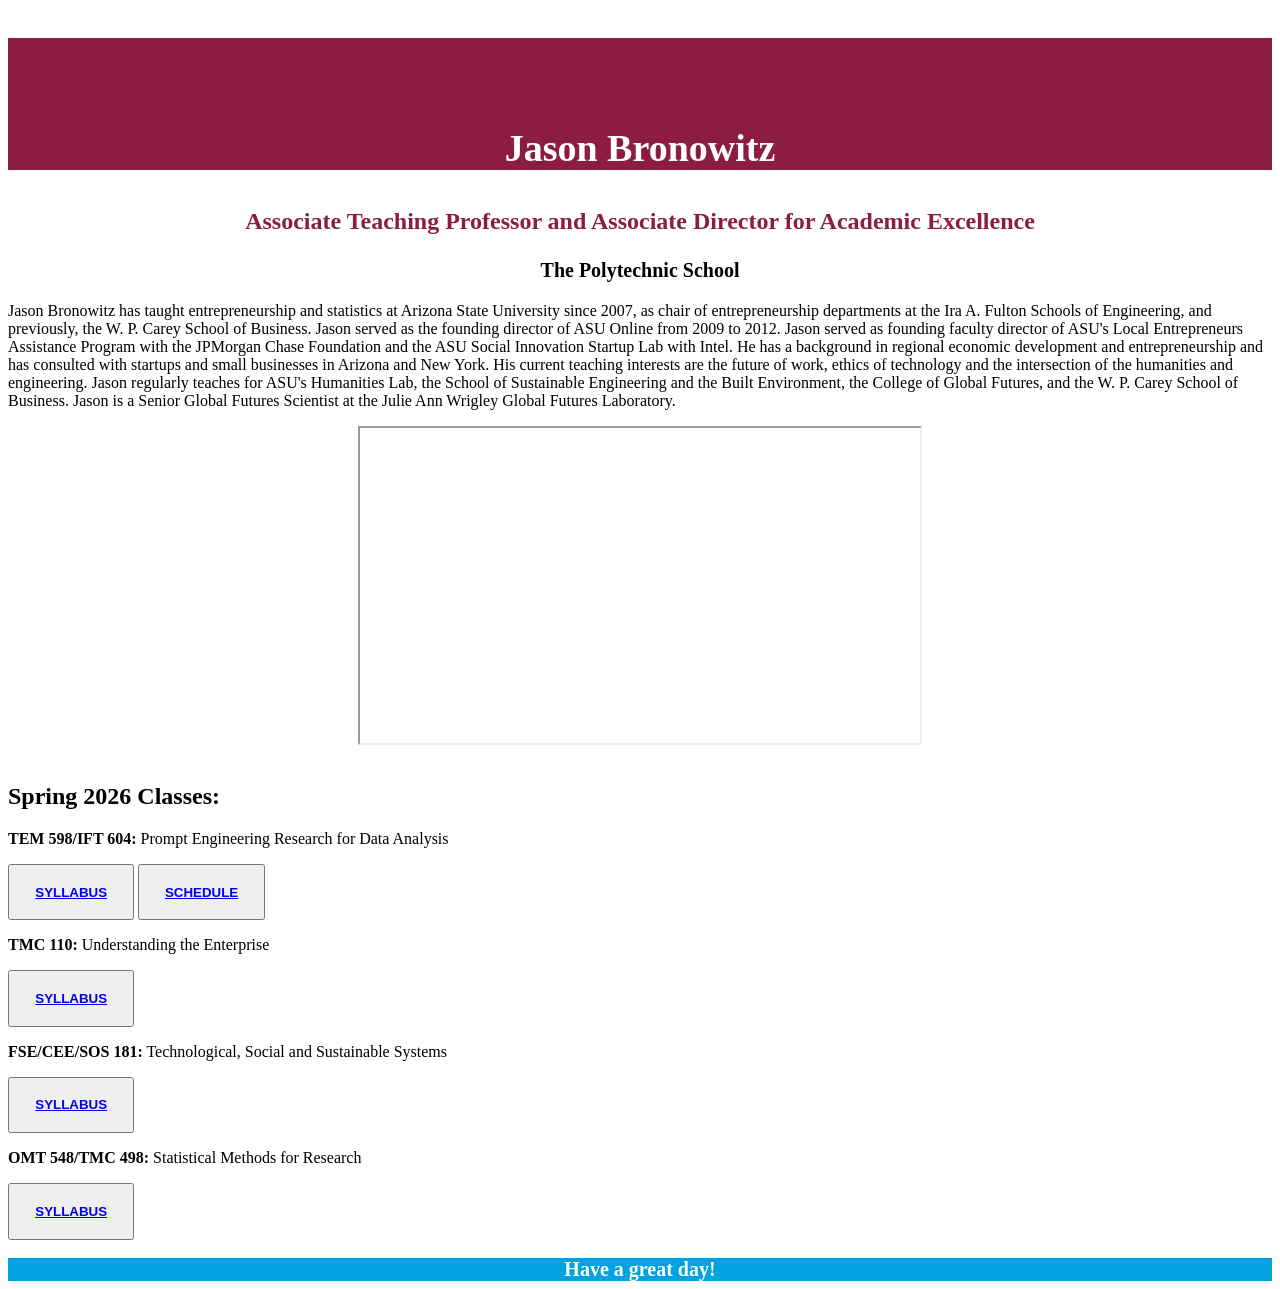
<file: Week2/index.html>
<!-- 
 
AI DISCLOSURE ON THIS ASSIGNMENT:
After completing this website manually, based on class examples, I asked ChatGPT to generate to help me adjust my code.

PROMPT: How do I center the YouTube video on the page?
CODE FROM OUTPUT: <div style="text-align: center;"> ... </div>

PROMPT: How do I add spacing to my unordered list and don't show the bullets? 
CODE FROM OUTPUT: 
<ul style="list-style-type: none; padding: 0; margin: 20px 0;">
    <li style="margin-bottom: 15px;">
        ...
    </li>
    <li style="margin-bottom: 15px;">
        ...
    </li>
</ul>

NOTE: I also had a conversation with ChatGPT about meeting the parent/child class requirements of the assignment and reorganized my code to reflect that conversation.

REFERENCES:
ASU COLOR PALETTE: https://brandguide.asu.edu/brand-elements/design/color
JASON BRONOWITZ - ASU PROFILE: https://search.asu.edu/profile/1056872
PROMOTIONAL COURSE VIDEO: Production by thinkfour

-->

<!DOCTYPE html>
<html>
<head>
    <title>Jason Bronowitz</title>
</head>
<body>
    <p style="background-color: #8C1D40; color: white; font-size: 38px; text-align: center;">
        <b><br><br>Jason Bronowitz</b>
    </p>

    <p style="color: #8C1D40; font-size: 24px; text-align: center;">
        <b>Associate Teaching Professor and Associate Director for Academic Excellence</b>
    </p>

    <p style="color: black; font-size: 20px; text-align: center;">
        <b>The Polytechnic School</b>
    </p>
    <p>
        Jason Bronowitz has taught entrepreneurship and statistics at Arizona State University since 2007, as chair of entrepreneurship departments at the Ira A. Fulton Schools of Engineering, and previously, the W. P. Carey School of Business. Jason served as the founding director of ASU Online from 2009 to 2012. Jason served as founding faculty director of ASU's Local Entrepreneurs Assistance Program with the JPMorgan Chase Foundation and the ASU Social Innovation Startup Lab with Intel. He has a background in regional economic development and entrepreneurship and has consulted with startups and small businesses in Arizona and New York. His current teaching interests are the future of work, ethics of technology and the intersection of the humanities and engineering. Jason regularly teaches for ASU's Humanities Lab, the School of Sustainable Engineering and the Built Environment, the College of Global Futures, and the W. P. Carey School of Business. Jason is a Senior Global Futures Scientist at the Julie Ann Wrigley Global Futures Laboratory.
    </p>

    <div style="display: flex; justify-content: center;">
        <iframe
            width="560"
            height="315"
            src="https://www.youtube.com/embed/riB-Su5-cjk"
            allowfullscreen>
        </iframe>
    </div>

    <br>
    <h2><b>Spring 2026 Classes:</b></h2>

    <section class="button-group">
        <p><b>TEM 598/IFT 604:</b> Prompt Engineering Research for Data Analysis</p>
        <button style="width: 10%;" id="prompting">
            <h4 style="text-align: center;">
                <a href="https://links.asu.edu/promptengineering">SYLLABUS</a>
            </h4>
        </button>
        <button style="width: 10%;" id="prompting_schedule">
            <h4 style="text-align: center;">
                <a href="https://docs.google.com/spreadsheets/d/1AUuLVlxLGFUI_CM5wrdyPhe-HvPTyp9krlOfDkMK2eg/edit?usp=sharing">SCHEDULE</a>
            </h4>
        </button>
    </section>

    <section class="button-group">
        <p><b>TMC 110:</b> Understanding the Enterprise</p>
        <button style="width: 10%;" id="enterprise">
            <h4 style="text-align: center;">
                <a href="https://docs.google.com/document/d/1WwrMRbRCXApA8_aFMw_spDCezPZ7La5LFnPREo8Refo/edit?usp=sharing">SYLLABUS</a>
            </h4>
        </button>

        <p><b>FSE/CEE/SOS 181:</b> Technological, Social and Sustainable Systems</p>
        <button style="width: 10%;" id="sustainability">
            <h4 style="text-align: center;">
                <a href="https://docs.google.com/document/d/1Rm01WTrIwF189f8eoli2Nv4zpbQAY_xRugr_bs8QSg4/edit?usp=drive_link">SYLLABUS</a>
            </h4>
        </button>

        <p><b>OMT 548/TMC 498:</b> Statistical Methods for Research</p>
        <button style="width: 10%;" id="statistics">
            <h4 style="text-align: center;">
                <a href="https://docs.google.com/document/d/1esZ5xWmAqlNVxH6BehM8OzHLwc8plK4nR19pvDUt4Ko/edit?usp=sharing">SYLLABUS</a>
        </h4>
    </button>
    </section>
<br>
    <div style="background-color: #00A3E0; color: white; text-align: center; font-size: 20px;" class="goodbye">
        <b>Have a great day!</b>
    </div>
</body>
</html>
</file>
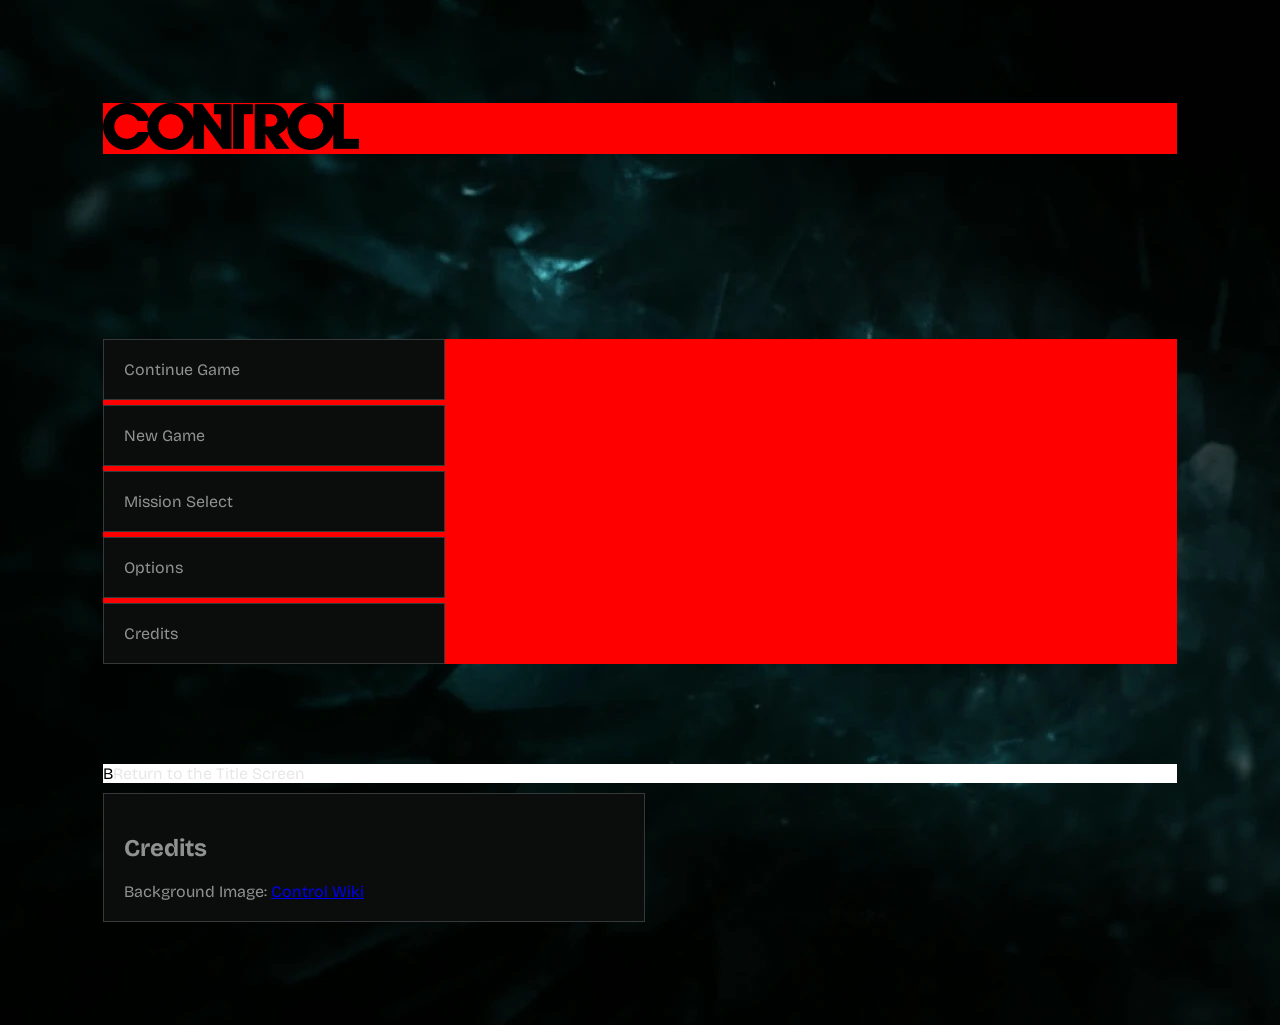
<file: Week3/index.html>
<!DOCTYPE html>
<html lang="en">
<head>
    <meta charset="UTF-8">
    <meta name="viewport" content="width=device-width, initial-scale=1.0">
    <title>CONTROL // 2019</title>
    <style>

        @import url('https://fonts.googleapis.com/css2?family=Bricolage+Grotesque:opsz,wght@12..96,200..800&display=swap');

        /* selector {
        properties: value; 

        for example: 

        car-seat {
            textile-type: leather;
            color: brown;
            stitching: white;
        }


        }*/

        * {
            --button-bg: #0B0D0C;
            --button-border: #35393A;
            --button-color: #909291;
            --button-hover: #E7E7E7;
            --control-red: rgb(182, 33, 33);

              font-family: "Bricolage Grotesque", sans-serif;
                font-optical-sizing: auto;
                font-variation-settings:
                    "wdth" 100;

        }



        body {
            background-color: slategray;
            background:url('./assets/Polaris.webp'); 
            padding: 95px;
            overflow: hidden;

        }
        div {
            background-color: white;
        }
        #logo {
            background-color: red;
            margin-bottom: 185px;

        }

        #logo img {
            width: 256px;
        }

        nav {
            color: lightblue;
        }

        .return span {
            background-color: black;
            color: white;
        }

        .return {
            color: var(--button-hover);
        }

        .nav {
            background-color: limegreen;
            font-family: 'Courier New', Courier, monospace;
            font-size: 48px;
        }

        .nav-group {
            margin-bottom: 100px;
            background-color: red;
            padding: 0px;
        }

        .nav-group li {
            background-color: var(--button-bg);
            width: 300px;
            color: var(--button-color);
            padding: 20px;
            border-width: 1px;
            border-style: solid;
            border-color: var(--button-border);
            margin-bottom: 5px;
            list-style: "";

        }

        .nav-group li:hover {
            background-color: var(--button-hover);
            color: var(--button-bg);
        }

        #B {
            background-color: white;
            color: black;
        }
       
        .footer {
            margin-top: 10px;
            background-color: var(--button-bg);
            width: 500px;
            color: var(--button-color);
            padding: 20px;
            border-width: 1px;
            border-style: solid;
            border-color: var(--button-border);
        }
    </style>
</head>
<body>
    <!-- LOGO -->
     <div id="logo"><img src="./assets/Control_video_game_logo.svg.png"></div>
     <nav class="nav-class">
        <ul class="nav-group">
            <li>Continue Game</li>
            <li>New Game</li>
            <li>Mission Select</li>
            <li>Options</li>
            <li>Credits</li>
        </ul>
     </nav>

<div class="return">
    <span id="B">B</span>Return to the Title Screen
</div>

<footer class="footer">
    <h2>Credits</h2>
    Background Image: <a href="https://control.fandom.com/wiki/Polaris">Control Wiki</a>
</footer>
</body>
</html>
</file>
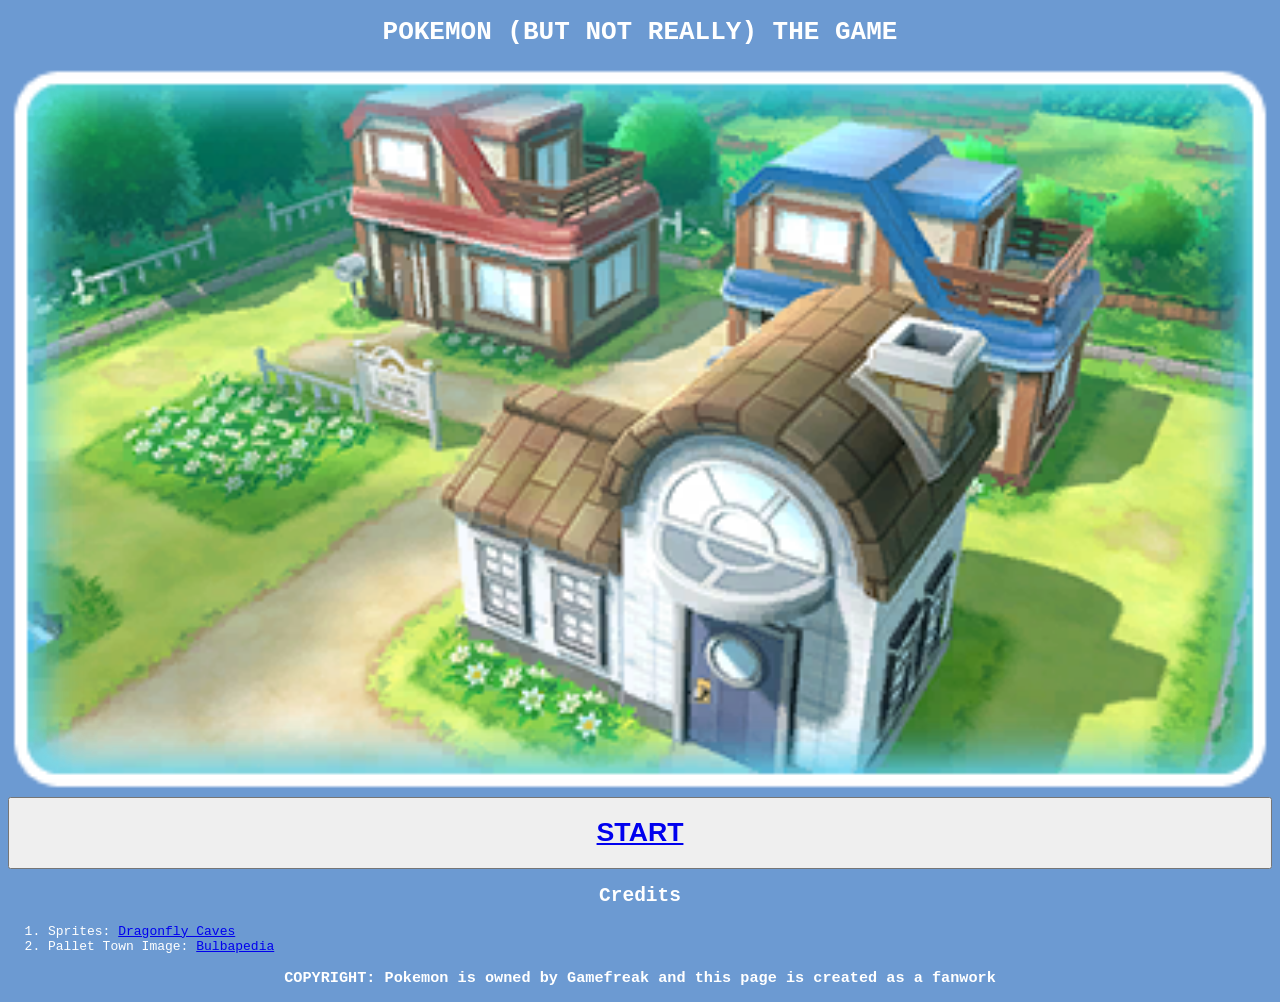
<file: Week2/ourfirstgame/index.html>
<!DOCTYPE html>
<html>
    <head>
        <title>
            Our First Game
        </title>
        
    </head>
    <body style="background-color: rgb(108, 154, 210); color: white; font-family: monospace">
        <h1 style="color: white; text-align: center; font-family: monospace;">POKEMON (BUT NOT REALLY) THE GAME</h1>
        <img src="./assets/Pallet_Town_PE.png" aria-label="An image of Pallet Town from pokemon" style="width: 100%"></img>
        
        <button class="start-button" style="width: 100%"><h1 style="text-align: center;"><a href="./game.html">START</a></h1></button>
        <section id="credits";>
            <h2 style="text-align: center">Credits</h2>
            <ol>
                <li>Sprites: <a href="https://www.dragonflycave.com/resources/sprite-generator/">Dragonfly Caves</a></li>
                <li>Pallet Town Image: <a href="https://bulbapedia.bulbagarden.net/wiki/Pallet_Town">Bulbapedia</a></li>
            </ol>
        </section>


        <h3 style="color: white; text-align: center; font-family: monospace;">COPYRIGHT: Pokemon is owned by Gamefreak and this page is created as a fanwork</h3>

    </body>
</html>
</file>
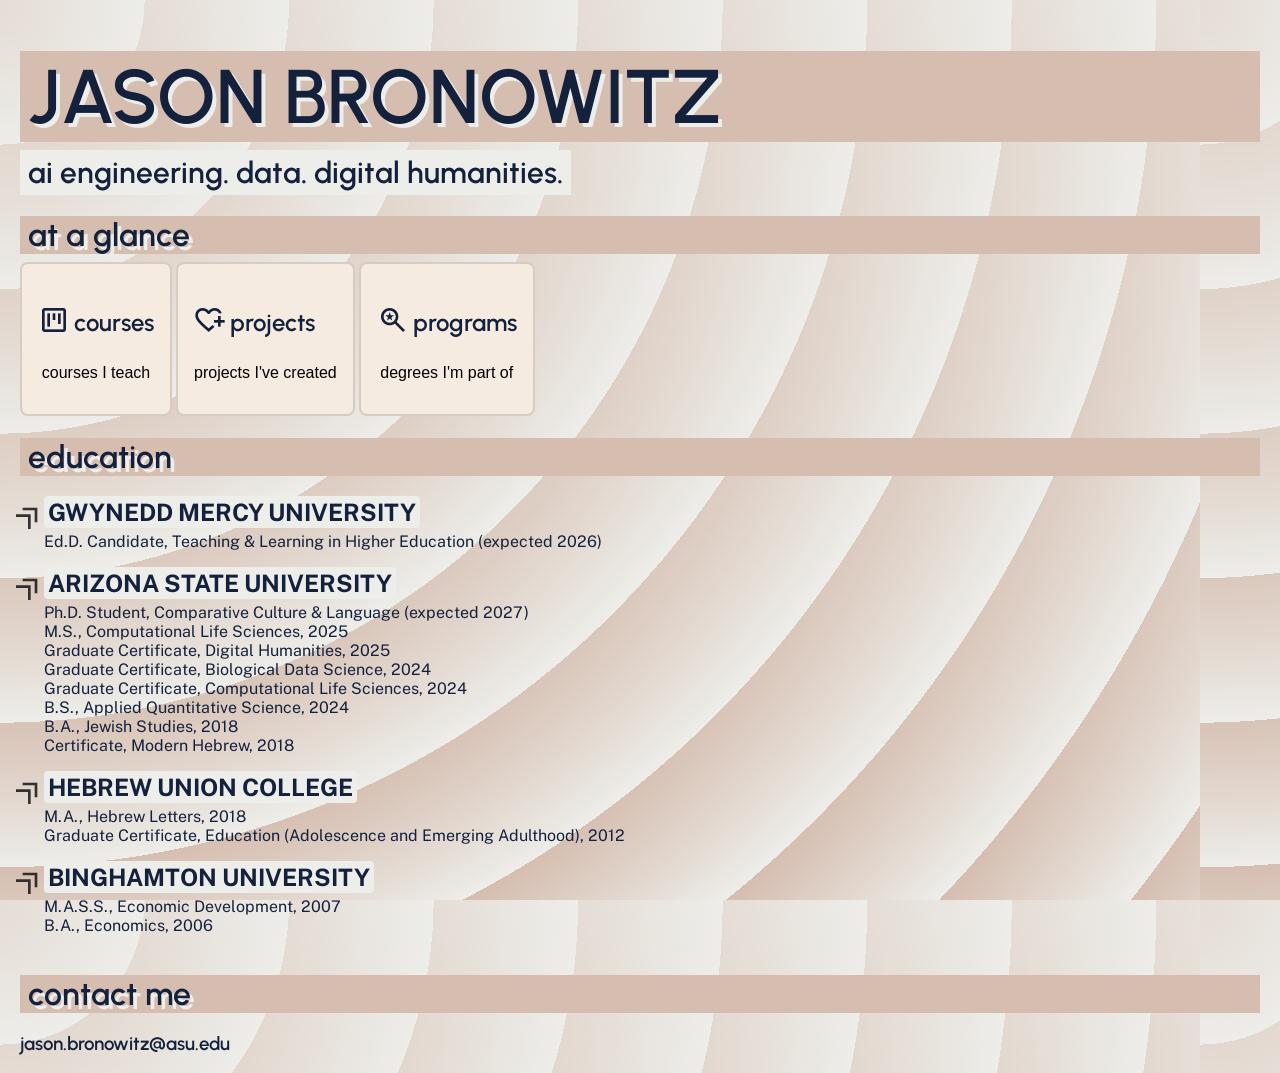
<file: Week3/portfolio/index.html>
<!DOCTYPE html>
<html lang="en">
<head>
    <meta charset="UTF-8">
    <meta name="viewport" content="width=device-width, initial-scale=1.0">
    <title>JASON BRONOWITZ // PORTFOLIO</title>

    <style>
@import url('https://fonts.googleapis.com/css2?family=Public+Sans:ital,wght@0,100..900;1,100..900&family=Urbanist:ital,wght@0,100..900;1,100..900&display=swap');
@import url('https://fonts.googleapis.com/css2?family=Material+Symbols+Outlined');

    </style>

    <link rel="stylesheet" href="./styles.css">
</head>
<body>
    <header>
        <h1>JASON BRONOWITZ</h1>
    </header>

    <div class="title">
        <h3>ai engineering. data. digital humanities.</h3>
    </div>

    <div class="atAGlance">
        <h1>at a glance</h1>
<div class="cards">
    <button id="courses">
        <h3>
            <span class="material-symbols-outlined">view_kanban</span>
            courses
        </h3>
        <p>courses I teach</p>
    </button>

    <button id="projects">
        <h3>
            <span class="material-symbols-outlined">heart_plus</span>
            projects
        </h3>
        <p>projects I've created</p>
    </button>

    <button id="programs">
        <h3>
            <span class="material-symbols-outlined">saved_search</span>
            programs
        </h3>
        <p>degrees I'm part of</p>
    </button>
</div> </div>

<div class="education">
    <h1>education</h1>

    <ul style="list-style-type: none; padding: 0; margin: 20px 0;">
        <li>
            <span class="school">GWYNEDD MERCY UNIVERSITY</span><br>
            Ed.D. Candidate, Teaching & Learning in Higher Education (expected 2026)
        </li>

        <li>
            <span class="school">ARIZONA STATE UNIVERSITY</span><br>
            Ph.D. Student, Comparative Culture & Language (expected 2027)<br>
            M.S., Computational Life Sciences, 2025<br>
            Graduate Certificate, Digital Humanities, 2025<br>
            Graduate Certificate, Biological Data Science, 2024<br>
            Graduate Certificate, Computational Life Sciences, 2024<br>
            B.S., Applied Quantitative Science, 2024<br>
            B.A., Jewish Studies, 2018<br>
            Certificate, Modern Hebrew, 2018
        </li>

        <li>
            <span class="school">HEBREW UNION COLLEGE</span><br>
            M.A., Hebrew Letters, 2018<br>
            Graduate Certificate, Education (Adolescence and Emerging Adulthood), 2012
        </li>

        <li>
            <span class="school">BINGHAMTON UNIVERSITY</span><br>
            M.A.S.S., Economic Development, 2007<br>
            B.A., Economics, 2006
        </li>
    </ul>
</div>    <footer>
        <h1>contact me</h1>
        <h3>jason.bronowitz@asu.edu</h3>
    </footer>
</body>
</html>
</file>
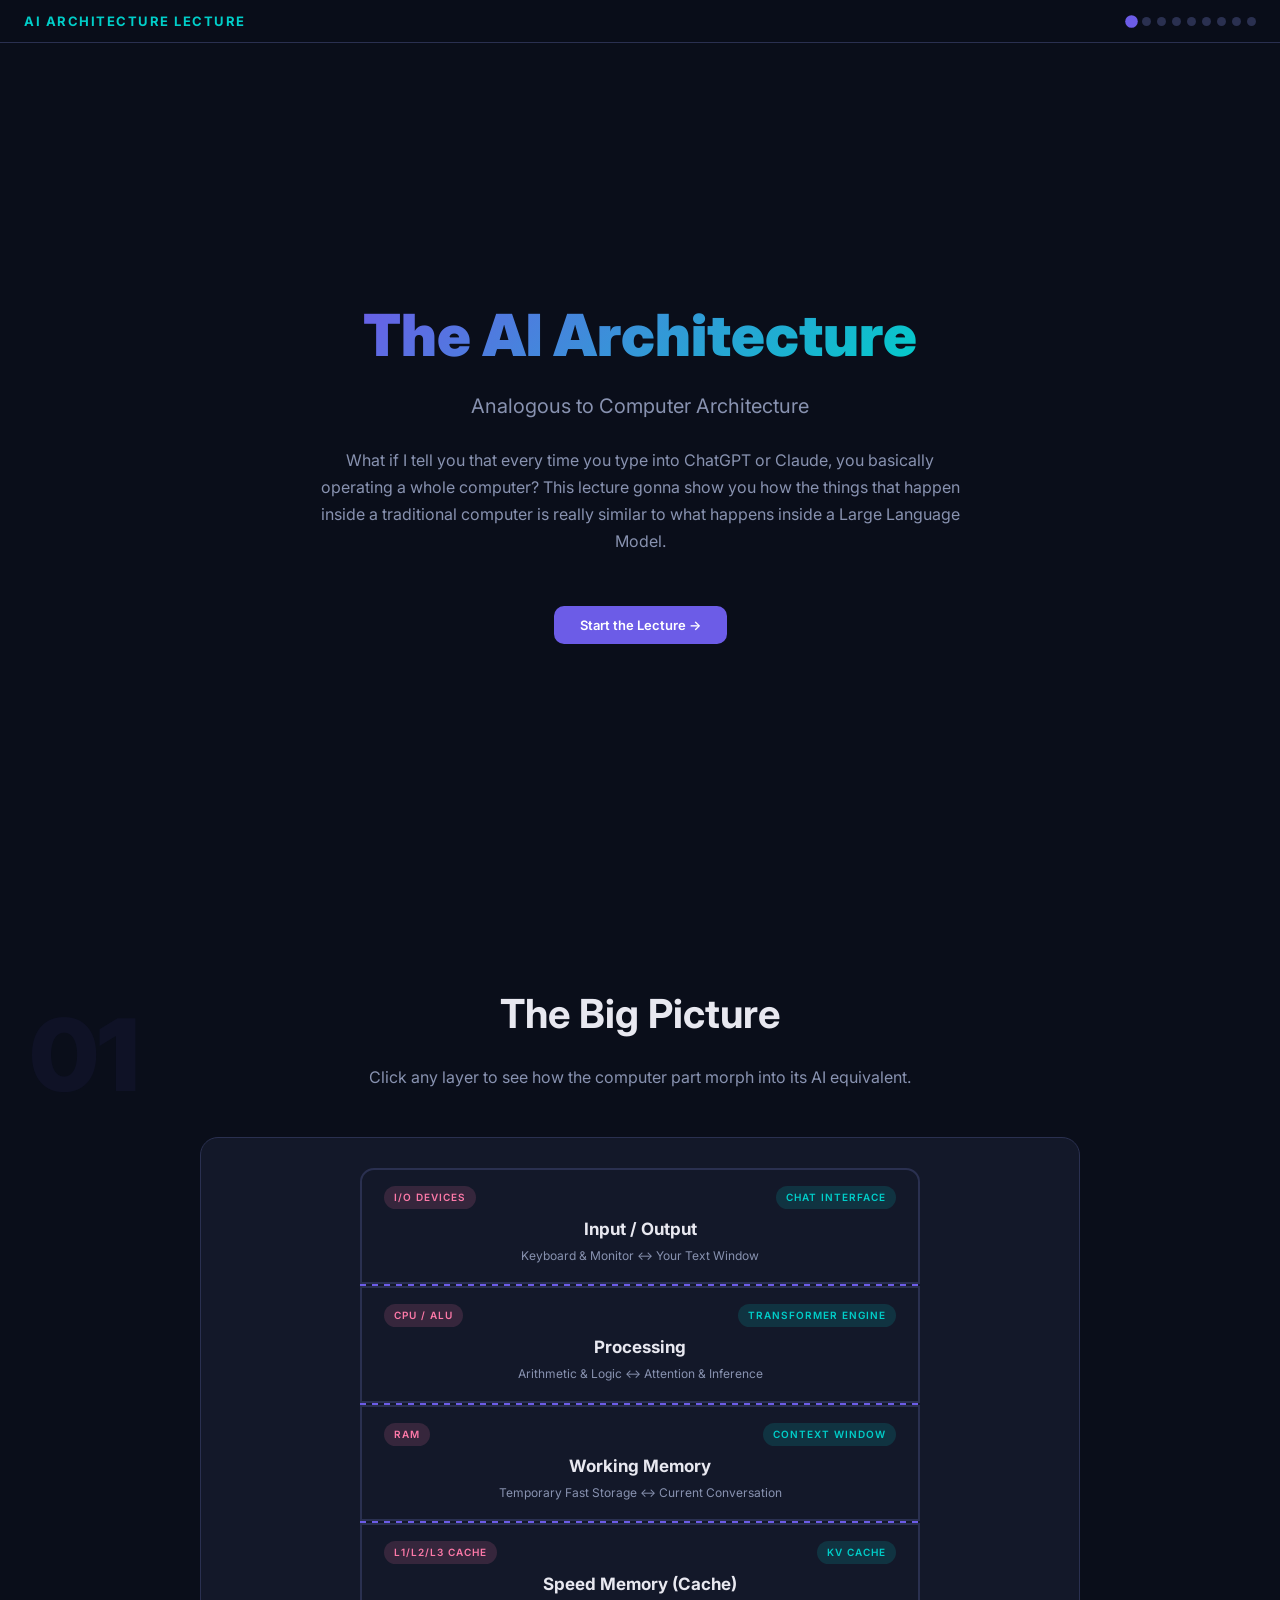
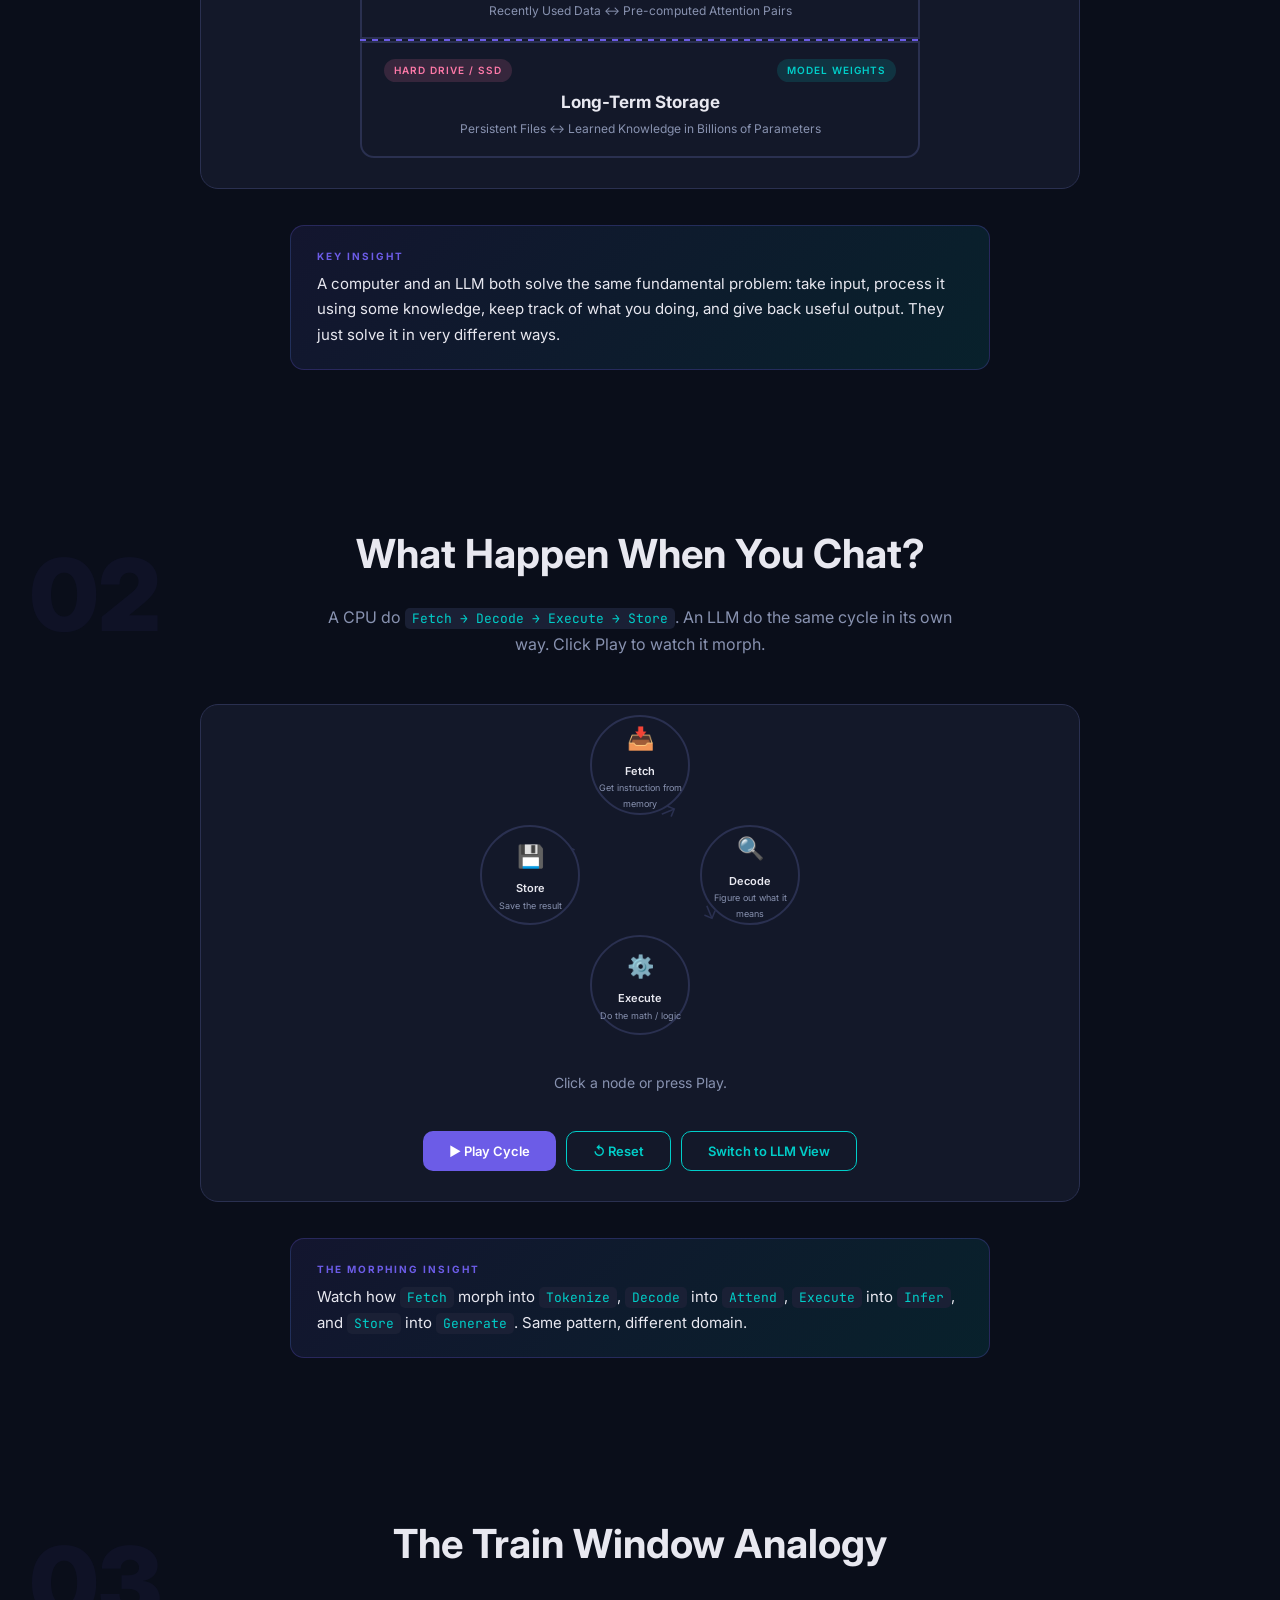
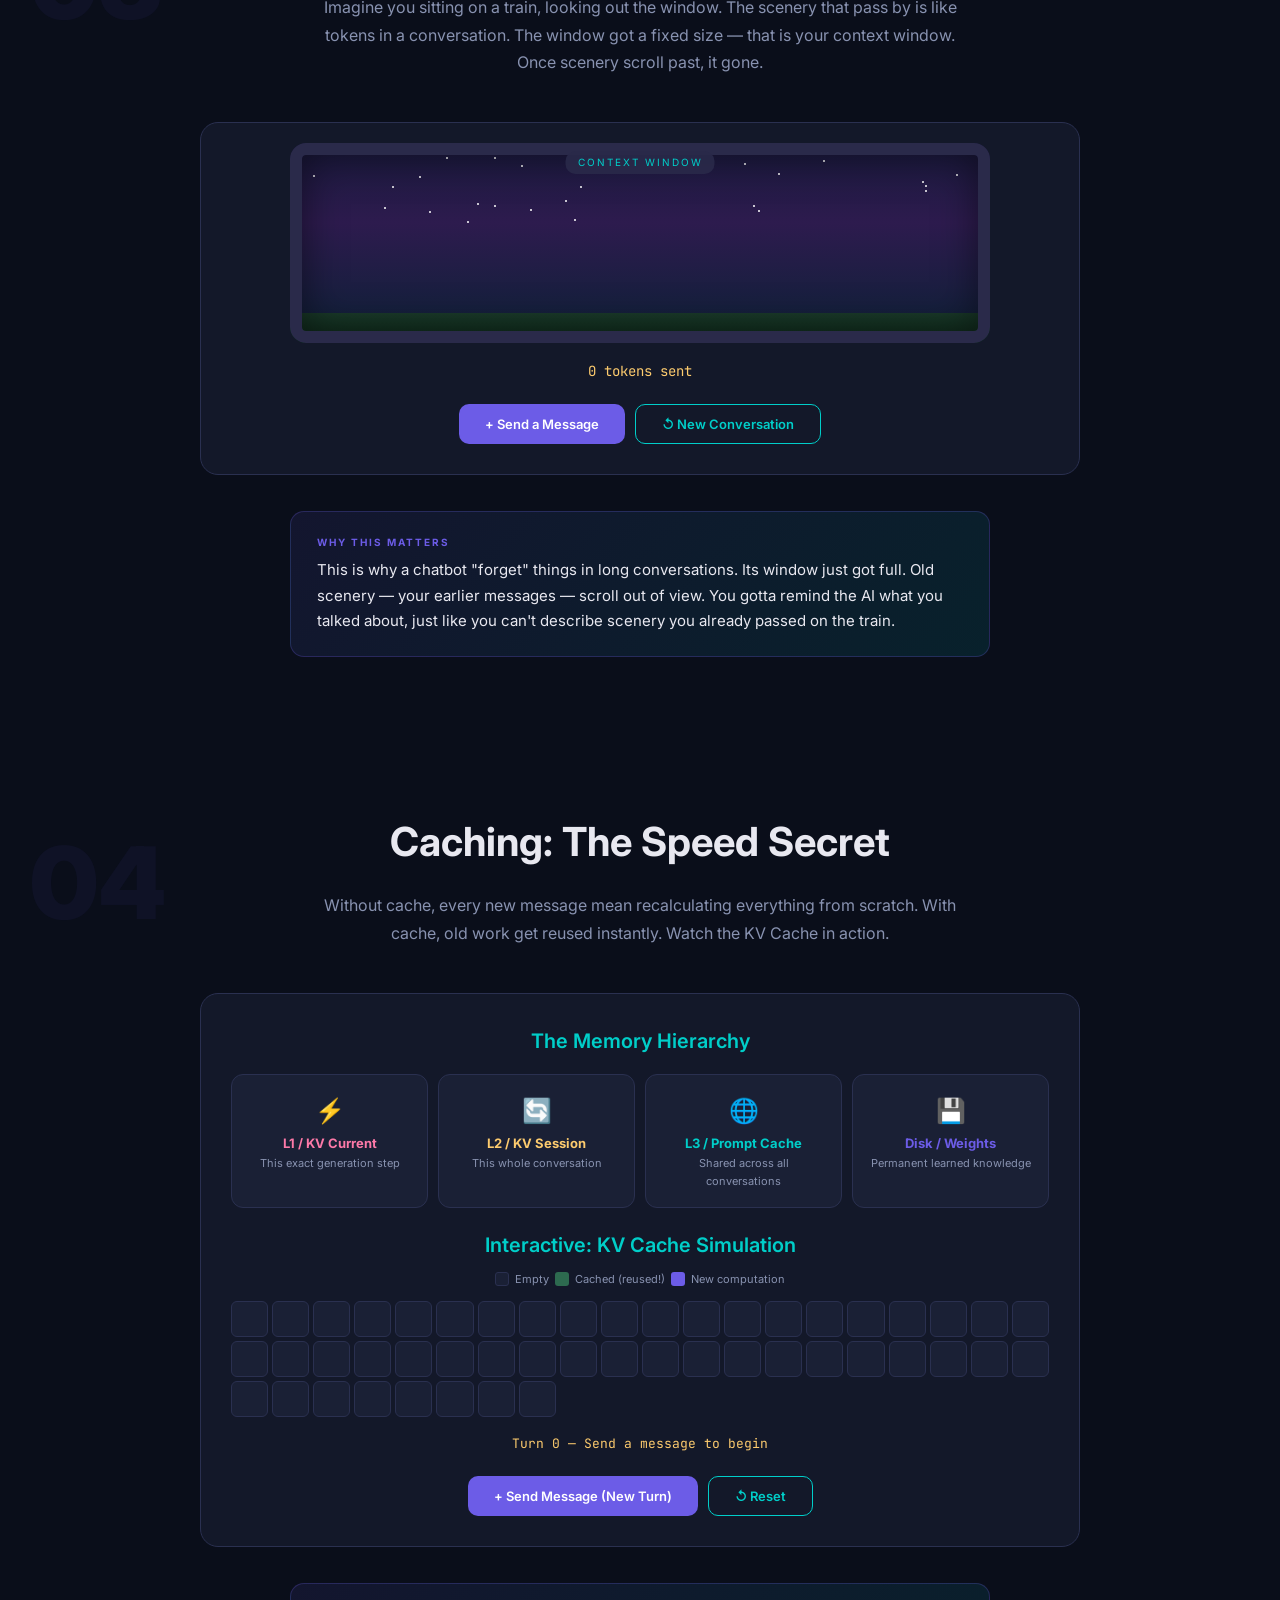
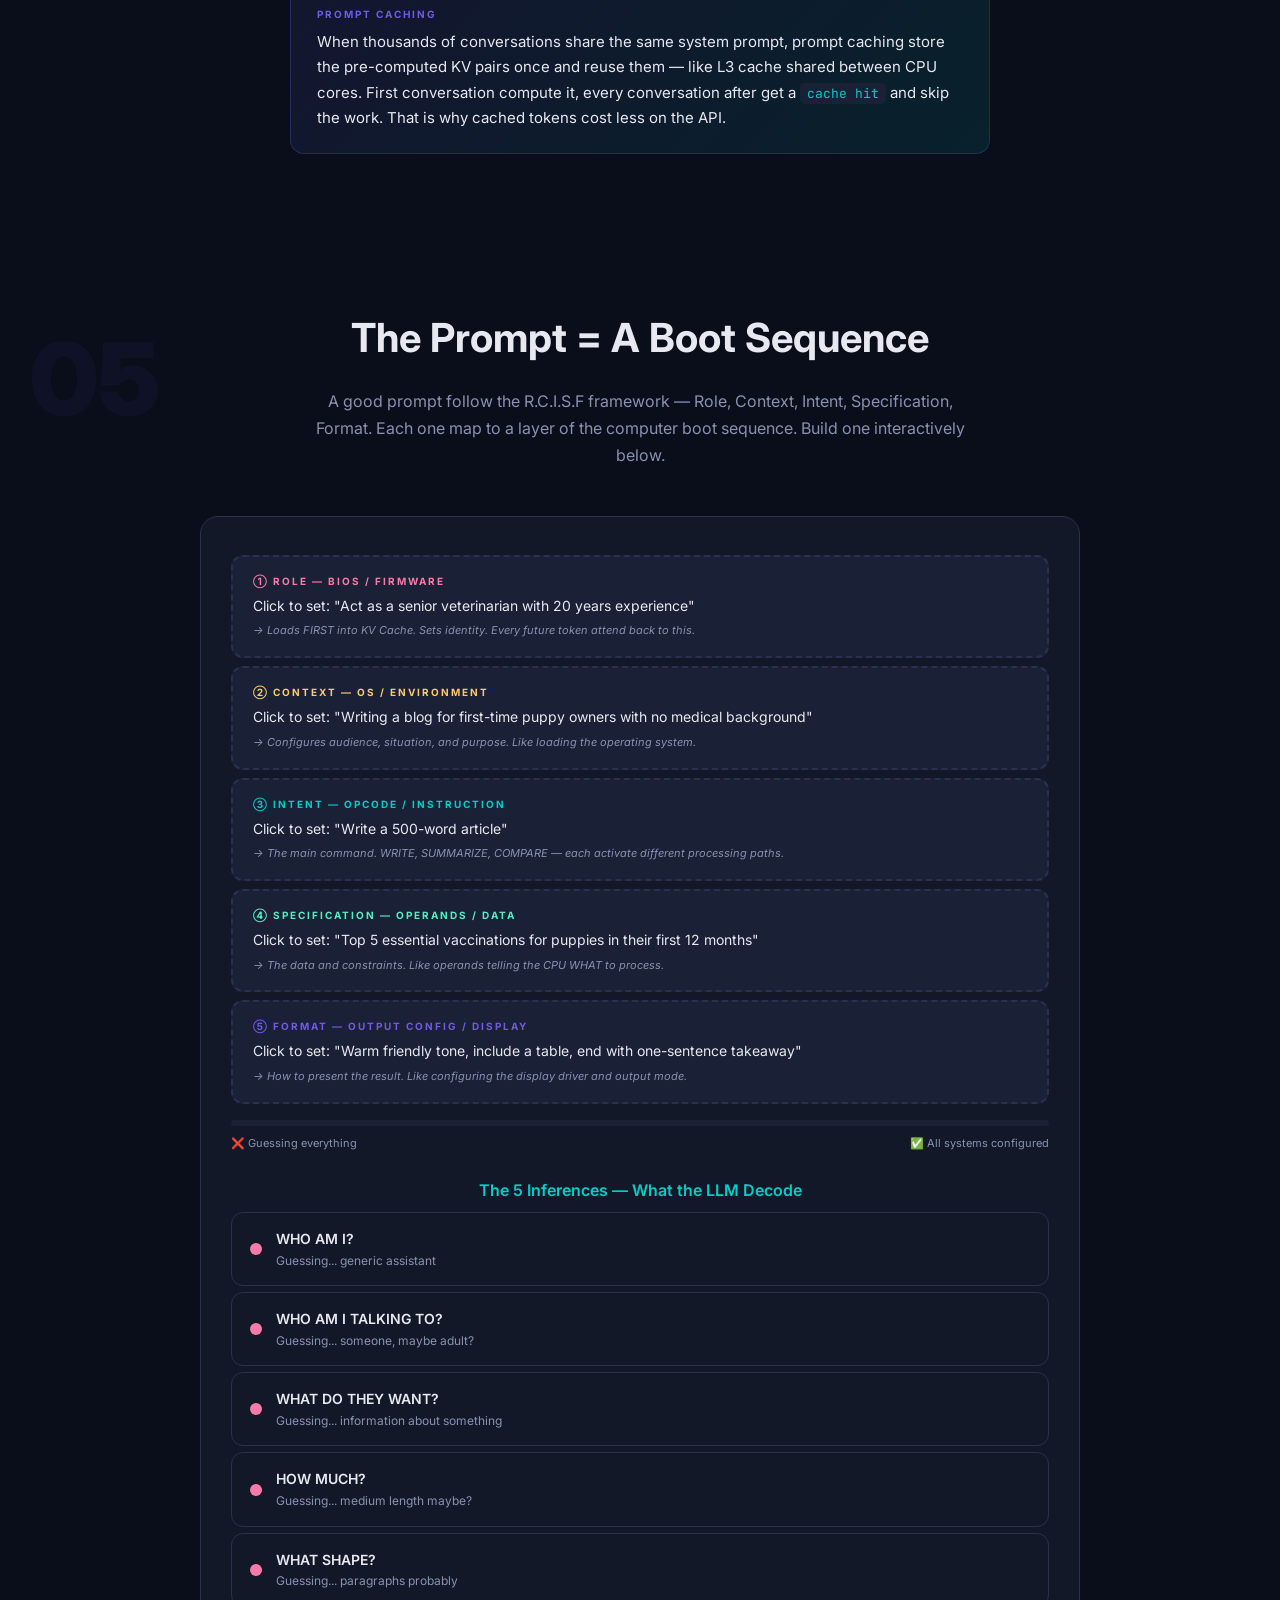
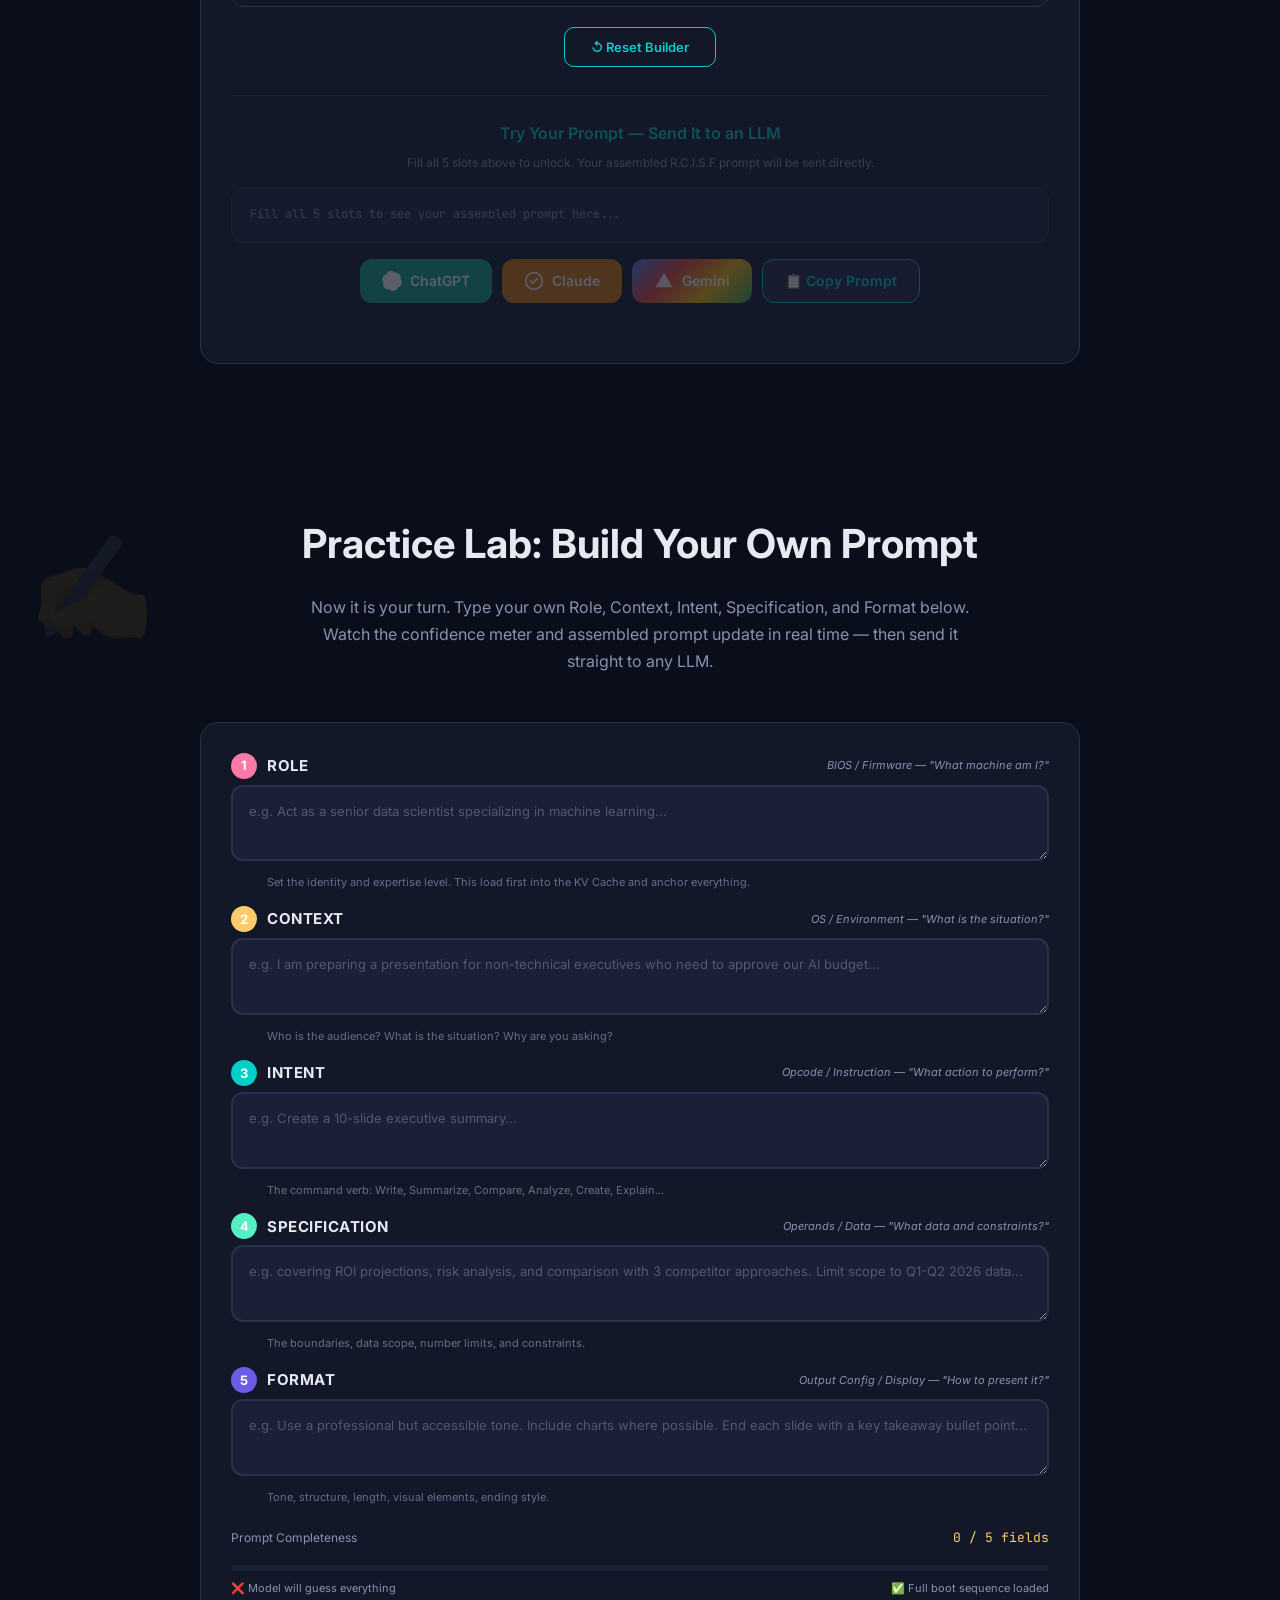
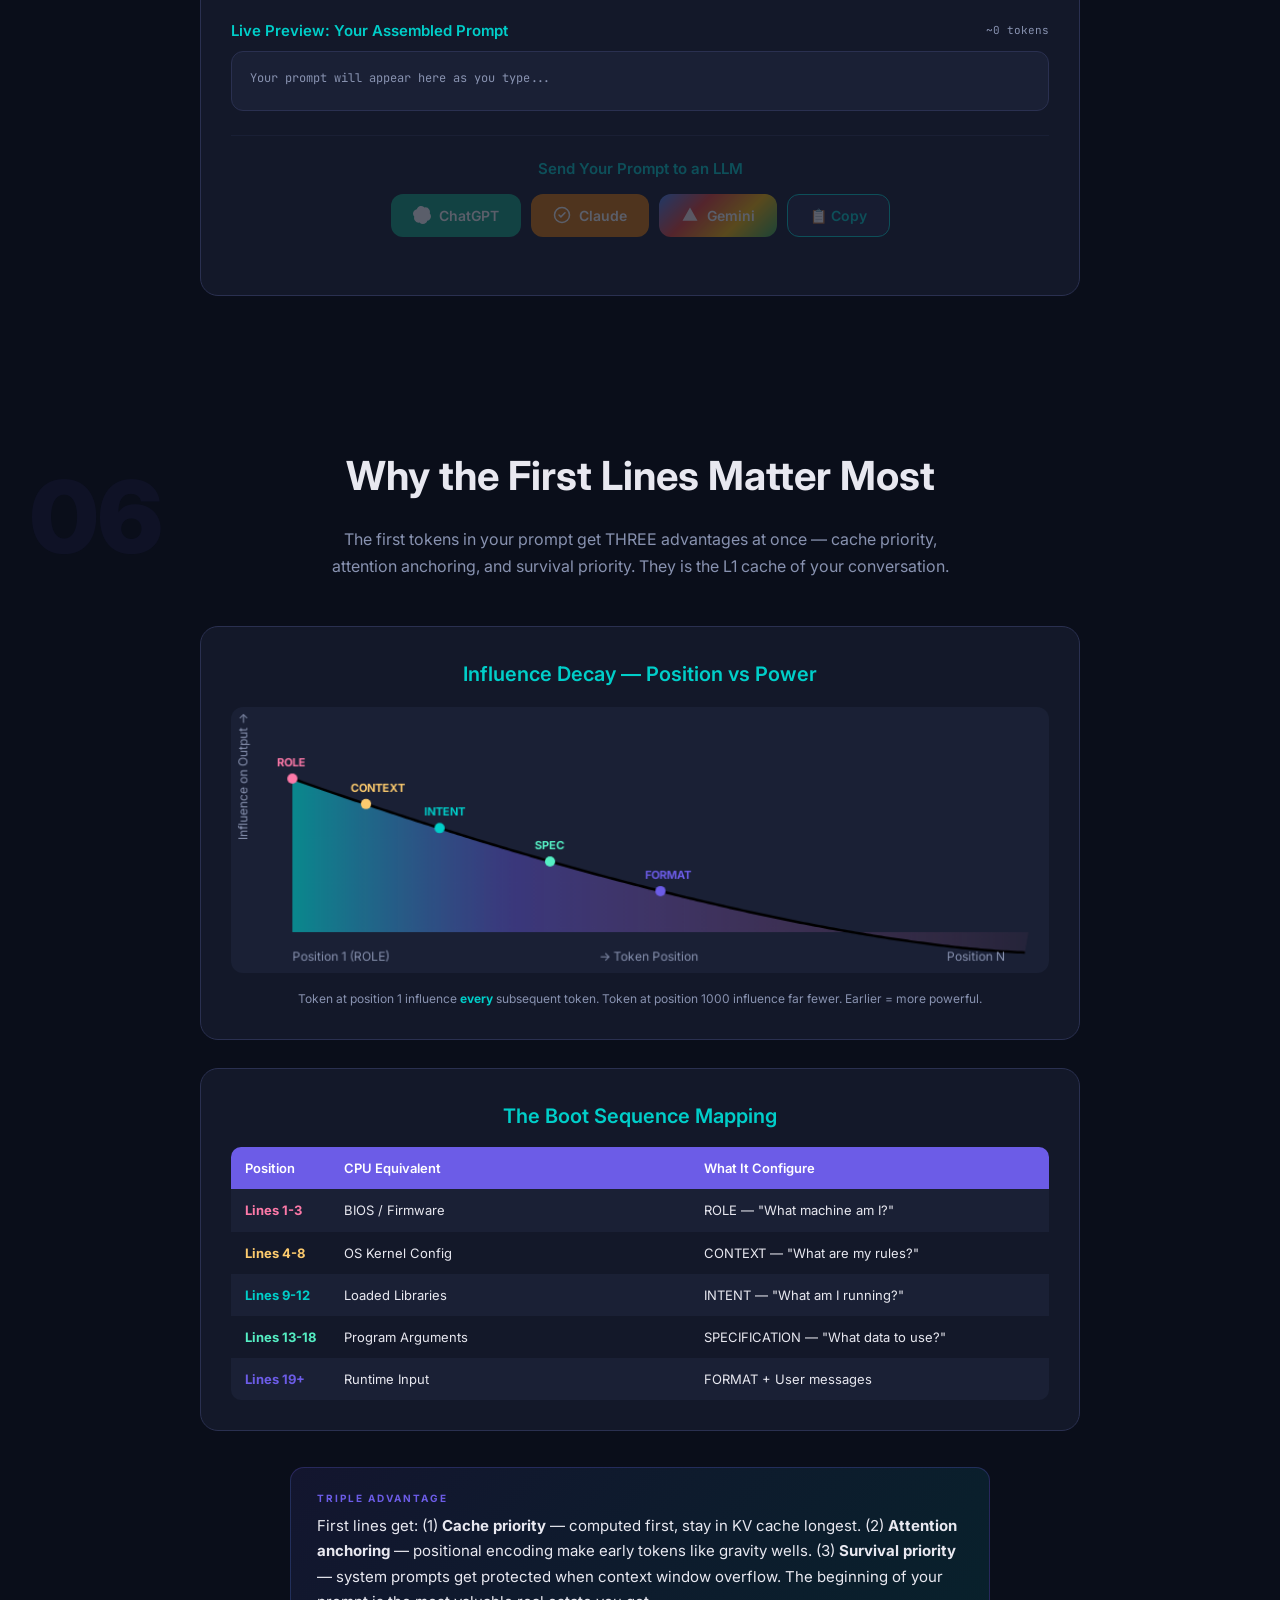
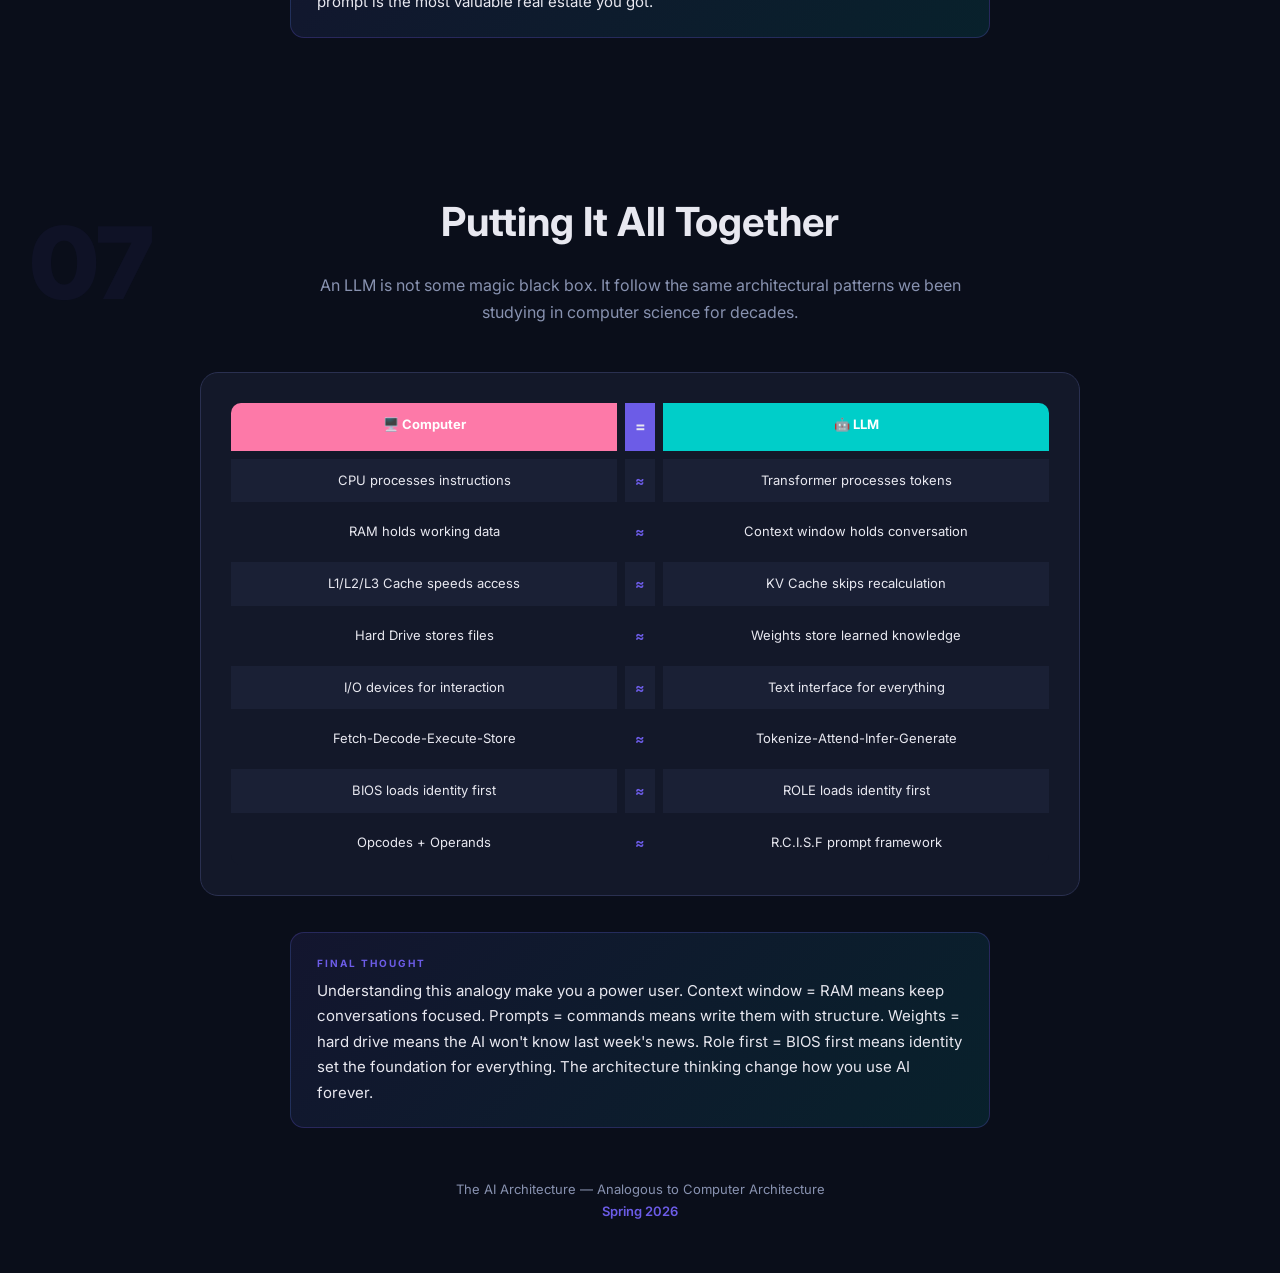
<file: dinesh/lecture.html>
<!DOCTYPE html>
<html lang="en">
<head>
<meta charset="UTF-8">
<meta name="viewport" content="width=device-width, initial-scale=1.0">
<title>The AI Architecture — Analogous to Computer Architecture</title>
<style>
@import url('https://fonts.googleapis.com/css2?family=Inter:wght@300;400;600;700;900&family=JetBrains+Mono:wght@400;600&display=swap');
:root{
  --bg:#0a0e1a;--s1:#131829;--s2:#1a2035;--s3:#222844;
  --a1:#6c5ce7;--a2:#00cec9;--a3:#fd79a8;--a4:#fdcb6e;--a5:#55efc4;
  --tx:#e8e8f0;--td:#8892b0;--bd:#2a3050;
}
*{margin:0;padding:0;box-sizing:border-box}
html{scroll-behavior:smooth}
body{font-family:'Inter',sans-serif;background:var(--bg);color:var(--tx);overflow-x:hidden;line-height:1.7}

/* ── NAV ── */
#nav{position:fixed;top:0;left:0;right:0;z-index:999;background:rgba(10,14,26,.92);backdrop-filter:blur(20px);border-bottom:1px solid var(--bd);padding:10px 24px;display:flex;align-items:center;justify-content:space-between}
#nav .logo{font-weight:700;font-size:13px;color:var(--a2);letter-spacing:1.5px;text-transform:uppercase}
#nav .dots{display:flex;gap:6px}
.dot-n{width:9px;height:9px;border-radius:50%;background:var(--bd);cursor:pointer;transition:.3s}
.dot-n.on{background:var(--a1);transform:scale(1.4)}
#progress{position:fixed;top:46px;left:0;height:3px;background:linear-gradient(90deg,var(--a1),var(--a2),var(--a3));z-index:998;width:0%;transition:width .3s}

/* ── SLIDES ── */
.sl{min-height:100vh;padding:80px 28px 50px;display:flex;flex-direction:column;align-items:center;justify-content:center;position:relative}
.sl-num{position:absolute;top:70px;left:30px;font-size:100px;font-weight:900;color:rgba(108,92,231,.06);pointer-events:none}
h1{font-size:clamp(32px,5vw,58px);font-weight:900;text-align:center;background:linear-gradient(135deg,var(--a1),var(--a2));-webkit-background-clip:text;-webkit-text-fill-color:transparent}
h2{font-size:clamp(24px,3.5vw,40px);font-weight:700;text-align:center;margin-bottom:8px}
.sub{font-size:16px;color:var(--td);text-align:center;max-width:660px;margin:8px auto 30px;line-height:1.7}
h3{font-size:20px;font-weight:600;margin-bottom:8px}
code,.cd{font-family:'JetBrains Mono',monospace;background:var(--s2);padding:2px 7px;border-radius:5px;font-size:13px;color:var(--a2)}

/* ── SHARED ── */
.box{background:var(--s1);border:1px solid var(--bd);border-radius:18px;padding:30px;max-width:880px;width:100%;margin:16px auto}
.insight{background:linear-gradient(135deg,rgba(108,92,231,.1),rgba(0,206,201,.1));border:1px solid rgba(108,92,231,.25);border-radius:14px;padding:22px 26px;max-width:700px;width:100%;margin:20px auto;font-size:15px}
.insight .il{font-size:10px;text-transform:uppercase;letter-spacing:2px;color:var(--a1);font-weight:700;margin-bottom:6px}
.btn{padding:11px 26px;border-radius:10px;border:none;font-family:'Inter';font-weight:600;font-size:13px;cursor:pointer;transition:.3s}
.bp{background:var(--a1);color:#fff}.bp:hover{background:#5a4bd5;transform:translateY(-2px)}
.bo{background:transparent;color:var(--a2);border:1px solid var(--a2)}.bo:hover{background:rgba(0,206,201,.1)}
.brow{display:flex;gap:10px;margin-top:20px;flex-wrap:wrap;justify-content:center}

/* ── MORPH ANIM ── */
.morph-in{opacity:0;transform:translateY(40px) scale(.97);transition:opacity .7s ease,transform .7s ease}
.morph-in.v{opacity:1;transform:translateY(0) scale(1)}
.morph-card{transition:all .6s cubic-bezier(.34,1.56,.64,1)}
.morph-card:hover{transform:translateY(-6px) scale(1.02);box-shadow:0 16px 50px rgba(108,92,231,.18)}

/* ── ARCHITECTURE MORPH DIAGRAM ── */
#morphDiagram{display:flex;flex-direction:column;align-items:center;gap:0;max-width:560px;width:100%;margin:0 auto}
.m-layer{width:100%;padding:16px 22px;border:2px solid var(--bd);text-align:center;cursor:pointer;transition:all .5s cubic-bezier(.34,1.56,.64,1);position:relative;overflow:hidden}
.m-layer::after{content:'';position:absolute;inset:0;background:linear-gradient(135deg,rgba(108,92,231,.05),rgba(0,206,201,.05));opacity:0;transition:opacity .4s}
.m-layer:hover::after{opacity:1}
.m-layer:hover{border-color:var(--a1);transform:scale(1.03)}
.m-layer:first-child{border-radius:14px 14px 0 0}
.m-layer:last-child{border-radius:0 0 14px 14px}
.m-layer .tags{display:flex;justify-content:space-between;gap:8px;flex-wrap:wrap}
.tag{font-size:10px;text-transform:uppercase;letter-spacing:1px;padding:3px 10px;border-radius:20px;font-weight:600}
.tag-c{background:rgba(253,121,168,.15);color:var(--a3)}
.tag-a{background:rgba(0,206,201,.15);color:var(--a2)}
.m-layer .ln{font-weight:700;font-size:17px;margin:6px 0 2px}
.m-layer .ld{font-size:12px;color:var(--td)}
.m-div{width:100%;height:2px;background:repeating-linear-gradient(90deg,var(--a1) 0,var(--a1) 6px,transparent 6px,transparent 12px)}

/* layer morph state */
.m-layer.expanded{background:var(--s2);border-color:var(--a2);padding:24px 22px}
.m-layer .detail{max-height:0;overflow:hidden;opacity:0;transition:max-height .5s ease,opacity .4s ease;font-size:13px;color:var(--td);line-height:1.6;margin-top:0}
.m-layer.expanded .detail{max-height:200px;opacity:1;margin-top:10px}

/* ── TRAIN WINDOW ── */
#trainScene{position:relative;width:100%;max-width:700px;height:200px;border-radius:16px;overflow:hidden;background:linear-gradient(180deg,#1a1a3e 0%,#2d1b4e 40%,#0d2137 100%);margin:0 auto}
#trainFrame{position:absolute;inset:0;border:12px solid #2a2a4a;border-radius:16px;pointer-events:none;z-index:3;box-shadow:inset 0 0 40px rgba(0,0,0,.5)}
#trainFrameLabel{position:absolute;top:8px;left:50%;transform:translateX(-50%);font-size:10px;letter-spacing:2px;text-transform:uppercase;color:var(--a2);z-index:4;background:rgba(42,42,74,.9);padding:3px 12px;border-radius:10px}
#sceneryTrack{position:absolute;bottom:30px;left:0;display:flex;gap:0;z-index:1;transition:none}
.s-token{width:60px;height:60px;display:flex;align-items:center;justify-content:center;font-size:11px;font-family:'JetBrains Mono',monospace;border-radius:8px;margin:0 4px;flex-shrink:0;text-align:center;line-height:1.2}
#trainGround{position:absolute;bottom:0;left:0;right:0;height:30px;background:linear-gradient(180deg,#1a3a2a,#0d2a1a);z-index:2}
.stars{position:absolute;top:0;left:0;right:0;height:80px;z-index:0}
.star{position:absolute;width:2px;height:2px;background:#fff;border-radius:50%;animation:twinkle 2s infinite alternate}
@keyframes twinkle{0%{opacity:.3}100%{opacity:1}}

/* ── INSTRUCTION CYCLE MORPH ── */
.cycle-ring{position:relative;width:320px;height:320px;margin:0 auto}
.cycle-node{position:absolute;width:100px;height:100px;border-radius:50%;display:flex;align-items:center;justify-content:center;flex-direction:column;text-align:center;font-size:11px;font-weight:600;border:2px solid var(--bd);background:var(--s1);transition:all .6s cubic-bezier(.34,1.56,.64,1);cursor:pointer;z-index:2}
.cycle-node.active{transform:scale(1.2);border-color:var(--a2);box-shadow:0 0 30px rgba(0,206,201,.3)}
.cycle-node .cn-icon{font-size:22px;margin-bottom:4px}
.cycle-node .cn-sub{font-size:9px;color:var(--td);font-weight:400}
.cycle-arrow{position:absolute;z-index:1;color:var(--bd);font-size:20px;transition:color .4s}
.cycle-arrow.active{color:var(--a1)}

/* ── KV CACHE VIS ── */
.kv-grid{display:grid;grid-template-columns:repeat(auto-fill,minmax(36px,1fr));gap:4px;margin:12px 0}
.kv-cell{height:36px;border-radius:6px;background:var(--s2);border:1px solid var(--bd);transition:all .4s;position:relative;overflow:hidden}
.kv-cell.filled{border-color:transparent}
.kv-cell .kv-inner{position:absolute;bottom:0;left:0;right:0;height:0%;transition:height .5s ease;border-radius:0 0 5px 5px}
.kv-cell.filled .kv-inner{height:100%;border-radius:5px}
.kv-cell.cached{animation:cachePulse 1s ease}
@keyframes cachePulse{0%{box-shadow:0 0 0 0 rgba(0,206,201,.5)}70%{box-shadow:0 0 0 8px rgba(0,206,201,0)}100%{box-shadow:0 0 0 0 rgba(0,206,201,0)}}

/* ── PROMPT BUILDER ── */
.pb-slot{background:var(--s2);border:2px dashed var(--bd);border-radius:12px;padding:16px 20px;margin:8px 0;transition:all .5s cubic-bezier(.34,1.56,.64,1);cursor:pointer;position:relative;overflow:hidden}
.pb-slot.filled{border-style:solid;border-color:var(--a2)}
.pb-slot .pb-label{font-size:10px;text-transform:uppercase;letter-spacing:2px;font-weight:700;margin-bottom:4px}
.pb-slot .pb-text{font-size:14px;min-height:20px}
.pb-slot .pb-arch{font-size:11px;color:var(--td);margin-top:4px;font-style:italic}
.pb-meter{height:6px;background:var(--s2);border-radius:3px;overflow:hidden;margin:16px 0 8px}
.pb-meter-fill{height:100%;border-radius:3px;transition:width .6s ease,background .4s;background:var(--a3)}
.conf-labels{display:flex;justify-content:space-between;font-size:11px;color:var(--td)}

/* ── LLM SEND BUTTONS ── */
.llm-btn:hover{transform:translateY(-3px);box-shadow:0 8px 25px rgba(0,0,0,.3)!important}
.llm-btn:active{transform:translateY(0) scale(.97)}
#sendToLLM.unlocked{opacity:1!important;pointer-events:auto!important}
#sendToLLM2.unlocked{opacity:1!important;pointer-events:auto!important}

/* ── TEXTAREA PRACTICE LAB ── */
.ta-group{margin-bottom:14px;position:relative}
.ta-header{display:flex;align-items:center;gap:10px;margin-bottom:6px;flex-wrap:wrap}
.ta-num{display:inline-flex;align-items:center;justify-content:center;width:26px;height:26px;border-radius:50%;color:#fff;font-weight:700;font-size:13px;flex-shrink:0}
.ta-title{font-weight:700;font-size:15px;letter-spacing:.5px}
.ta-arch{font-size:11px;color:var(--td);font-style:italic;margin-left:auto}
.ta-input{
  width:100%;min-height:58px;max-height:140px;resize:vertical;
  background:var(--s2);border:2px solid var(--bd);border-radius:12px;
  padding:14px 16px;font-family:'Inter',sans-serif;font-size:14px;
  color:var(--tx);line-height:1.6;outline:none;
  transition:border-color .4s,box-shadow .4s;
}
.ta-input::placeholder{color:rgba(136,146,176,.5);font-size:13px}
.ta-input:focus{border-color:var(--a2);box-shadow:0 0 20px rgba(0,206,201,.1)}
.ta-input.has-text{border-color:var(--a5);background:rgba(85,239,196,.03)}
.ta-hint{font-size:11px;color:var(--td);margin-top:4px;padding-left:36px;opacity:.7}
@media(max-width:700px){.ta-arch{margin-left:0;margin-top:2px}.ta-hint{padding-left:0}}
#sendToLLM.unlocked{animation:unlockGlow .8s ease}
@keyframes unlockGlow{0%{box-shadow:none}50%{box-shadow:0 0 30px rgba(0,206,201,.2)}100%{box-shadow:none}}

/* ── INFERENCE CARDS ── */
.inf-card{background:var(--s1);border:1px solid var(--bd);border-radius:12px;padding:14px 18px;margin:6px 0;display:flex;align-items:center;gap:14px;transition:all .5s cubic-bezier(.34,1.56,.64,1)}
.inf-card.on{border-color:var(--a5);background:rgba(85,239,196,.05)}
.inf-dot{width:12px;height:12px;border-radius:50%;background:var(--a3);flex-shrink:0;transition:background .4s}
.inf-card.on .inf-dot{background:var(--a5)}
.inf-q{font-weight:600;font-size:14px}
.inf-a{font-size:12px;color:var(--td)}

/* ── RESPONSIVE ── */
@media(max-width:700px){
  .sl{padding:70px 16px 40px}
  .box{padding:20px}
  .cycle-ring{transform:scale(.8)}
  #trainScene{height:160px}
  .m-layer .tags{justify-content:center}
}
</style>
</head>
<body>

<nav id="nav"><div class="logo">AI Architecture Lecture</div><div class="dots" id="dots"></div></nav>
<div id="progress"></div>

<!-- ============================================ -->
<!-- S0: TITLE -->
<!-- ============================================ -->
<section class="sl" id="s0">
  <h1 style="margin-bottom:4px">The AI Architecture</h1>
  <h2 style="font-size:20px;color:var(--td);font-weight:400">Analogous to Computer Architecture</h2>
  <p class="sub" style="margin-top:16px">
    What if I tell you that every time you type into ChatGPT or Claude, you basically operating
    a whole computer? This lecture gonna show you how the things that happen inside a traditional
    computer is really similar to what happens inside a Large Language Model.
  </p>
  <div class="brow"><button class="btn bp" onclick="go(1)">Start the Lecture →</button></div>
</section>

<!-- ============================================ -->
<!-- S1: THE ARCHITECTURE LAYERS -->
<!-- ============================================ -->
<section class="sl" id="s1">
  <div class="sl-num">01</div>
  <h2 class="morph-in">The Big Picture</h2>
  <p class="sub morph-in">Click any layer to see how the computer part morph into its AI equivalent.</p>
  <div class="box morph-in">
    <div id="morphDiagram">
      <div class="m-layer" onclick="toggleLayer(this)" data-key="io">
        <div class="tags"><span class="tag tag-c">I/O Devices</span><span class="tag tag-a">Chat Interface</span></div>
        <div class="ln">Input / Output</div>
        <div class="ld">Keyboard & Monitor ↔ Your Text Window</div>
        <div class="detail">In a computer, the keyboard send electrical signals that get converted to ASCII codes. In an LLM, your text get converted to token IDs — basically the same thing. Output is reverse: token IDs back to text, like GPU turning pixel data into screen image.</div>
      </div>
      <div class="m-div"></div>
      <div class="m-layer" onclick="toggleLayer(this)" data-key="cpu">
        <div class="tags"><span class="tag tag-c">CPU / ALU</span><span class="tag tag-a">Transformer Engine</span></div>
        <div class="ln">Processing</div>
        <div class="ld">Arithmetic & Logic ↔ Attention & Inference</div>
        <div class="detail">The CPU use logic gates for arithmetic and decisions. The Transformer use matrix multiplication and attention scores to do the same — weigh inputs and produce output. The ALU is to CPU what attention heads are to the Transformer.</div>
      </div>
      <div class="m-div"></div>
      <div class="m-layer" onclick="toggleLayer(this)" data-key="ram">
        <div class="tags"><span class="tag tag-c">RAM</span><span class="tag tag-a">Context Window</span></div>
        <div class="ln">Working Memory</div>
        <div class="ld">Temporary Fast Storage ↔ Current Conversation</div>
        <div class="detail">RAM hold what the CPU is actively working with. Context window hold everything the LLM is considering right now. Both are fast, temporary, and limited. When they fill up, things slow down or get dropped.</div>
      </div>
      <div class="m-div"></div>
      <div class="m-layer" onclick="toggleLayer(this)" data-key="cache">
        <div class="tags"><span class="tag tag-c">L1/L2/L3 Cache</span><span class="tag tag-a">KV Cache</span></div>
        <div class="ln">Speed Memory (Cache)</div>
        <div class="ld">Recently Used Data ↔ Pre-computed Attention Pairs</div>
        <div class="detail">CPU cache store recently used data close to the processor so it don't gotta go back to slow RAM. The KV Cache store previously computed Key-Value pairs so the Transformer skip recalculating attention for old tokens. Same concept — avoid re-doing expensive work.</div>
      </div>
      <div class="m-div"></div>
      <div class="m-layer" onclick="toggleLayer(this)" data-key="disk">
        <div class="tags"><span class="tag tag-c">Hard Drive / SSD</span><span class="tag tag-a">Model Weights</span></div>
        <div class="ln">Long-Term Storage</div>
        <div class="ld">Persistent Files ↔ Learned Knowledge in Billions of Parameters</div>
        <div class="detail">Hard drive keep files permanently even when power off. Model weights keep knowledge permanently between conversations. The difference? You can easily add a file to a hard drive. Adding knowledge to an LLM require expensive retraining.</div>
      </div>
    </div>
  </div>
  <div class="insight morph-in">
    <div class="il">Key Insight</div>
    A computer and an LLM both solve the same fundamental problem: take input, process it using some knowledge, keep track of what you doing, and give back useful output. They just solve it in very different ways.
  </div>
</section>

<!-- ============================================ -->
<!-- S2: INSTRUCTION CYCLE -->
<!-- ============================================ -->
<section class="sl" id="s2">
  <div class="sl-num">02</div>
  <h2 class="morph-in">What Happen When You Chat?</h2>
  <p class="sub morph-in">A CPU do <code>Fetch → Decode → Execute → Store</code>. An LLM do the same cycle in its own way. Click Play to watch it morph.</p>
  <div class="box morph-in">
    <div class="cycle-ring" id="cycleRing">
      <!-- nodes positioned via JS -->
    </div>
    <div id="cycleCaption" style="text-align:center;margin-top:16px;font-size:14px;color:var(--td);min-height:40px"></div>
    <div class="brow">
      <button class="btn bp" id="cyclePlayBtn" onclick="playCycle()">▶ Play Cycle</button>
      <button class="btn bo" onclick="resetCycle()">↺ Reset</button>
      <button class="btn bo" id="toggleViewBtn" onclick="toggleCycleView()">Switch to LLM View</button>
    </div>
  </div>
  <div class="insight morph-in">
    <div class="il">The Morphing Insight</div>
    Watch how <code>Fetch</code> morph into <code>Tokenize</code>, <code>Decode</code> into <code>Attend</code>,
    <code>Execute</code> into <code>Infer</code>, and <code>Store</code> into <code>Generate</code>. Same pattern, different domain.
  </div>
</section>

<!-- ============================================ -->
<!-- S3: TRAIN WINDOW (CONTEXT) -->
<!-- ============================================ -->
<section class="sl" id="s3">
  <div class="sl-num">03</div>
  <h2 class="morph-in">The Train Window Analogy</h2>
  <p class="sub morph-in">Imagine you sitting on a train, looking out the window. The scenery that pass by is like tokens in a conversation. The window got a fixed size — that is your context window. Once scenery scroll past, it gone.</p>
  <div class="box morph-in" style="padding:20px">
    <div id="trainScene">
      <div class="stars" id="stars"></div>
      <div id="trainFrameLabel">CONTEXT WINDOW</div>
      <div id="trainFrame"></div>
      <div id="sceneryTrack"></div>
      <div id="trainGround"></div>
    </div>
    <div style="text-align:center;margin-top:14px">
      <span id="trainCounter" style="font-family:'JetBrains Mono';color:var(--a4);font-size:14px">0 tokens sent</span>
    </div>
    <div class="brow">
      <button class="btn bp" onclick="sendTrainMessage()">+ Send a Message</button>
      <button class="btn bo" onclick="resetTrain()">↺ New Conversation</button>
    </div>
    <p id="trainStatus" style="text-align:center;margin-top:10px;font-size:12px;color:var(--td)"></p>
  </div>
  <div class="insight morph-in">
    <div class="il">Why This Matters</div>
    This is why a chatbot "forget" things in long conversations. Its window just got full. Old scenery — your earlier messages — scroll out of view. You gotta remind the AI what you talked about, just like you can't describe scenery you already passed on the train.
  </div>
</section>

<!-- ============================================ -->
<!-- S4: CACHING DEEP DIVE -->
<!-- ============================================ -->
<section class="sl" id="s4">
  <div class="sl-num">04</div>
  <h2 class="morph-in">Caching: The Speed Secret</h2>
  <p class="sub morph-in">Without cache, every new message mean recalculating everything from scratch. With cache, old work get reused instantly. Watch the KV Cache in action.</p>
  <div class="box morph-in">
    <h3 style="text-align:center;color:var(--a2);margin-bottom:6px">The Memory Hierarchy</h3>
    <div style="display:grid;grid-template-columns:repeat(auto-fit,minmax(140px,1fr));gap:10px;margin:16px 0">
      <div class="morph-card" style="background:var(--s2);border-radius:12px;padding:16px;text-align:center;border:1px solid var(--bd)">
        <div style="font-size:24px">⚡</div>
        <div style="font-weight:700;font-size:13px;color:var(--a3)">L1 / KV Current</div>
        <div style="font-size:11px;color:var(--td)">This exact generation step</div>
      </div>
      <div class="morph-card" style="background:var(--s2);border-radius:12px;padding:16px;text-align:center;border:1px solid var(--bd)">
        <div style="font-size:24px">🔄</div>
        <div style="font-weight:700;font-size:13px;color:var(--a4)">L2 / KV Session</div>
        <div style="font-size:11px;color:var(--td)">This whole conversation</div>
      </div>
      <div class="morph-card" style="background:var(--s2);border-radius:12px;padding:16px;text-align:center;border:1px solid var(--bd)">
        <div style="font-size:24px">🌐</div>
        <div style="font-weight:700;font-size:13px;color:var(--a2)">L3 / Prompt Cache</div>
        <div style="font-size:11px;color:var(--td)">Shared across all conversations</div>
      </div>
      <div class="morph-card" style="background:var(--s2);border-radius:12px;padding:16px;text-align:center;border:1px solid var(--bd)">
        <div style="font-size:24px">💾</div>
        <div style="font-weight:700;font-size:13px;color:var(--a1)">Disk / Weights</div>
        <div style="font-size:11px;color:var(--td)">Permanent learned knowledge</div>
      </div>
    </div>

    <h3 style="text-align:center;color:var(--a2);margin:20px 0 8px">Interactive: KV Cache Simulation</h3>
    <div style="display:flex;gap:6px;align-items:center;justify-content:center;margin-bottom:6px;flex-wrap:wrap">
      <span style="display:inline-block;width:14px;height:14px;border-radius:3px;background:var(--s2);border:1px solid var(--bd)"></span><span style="font-size:11px;color:var(--td)">Empty</span>
      <span style="display:inline-block;width:14px;height:14px;border-radius:3px;background:#2d6a4f"></span><span style="font-size:11px;color:var(--td)">Cached (reused!)</span>
      <span style="display:inline-block;width:14px;height:14px;border-radius:3px;background:var(--a1)"></span><span style="font-size:11px;color:var(--td)">New computation</span>
    </div>
    <div class="kv-grid" id="kvGrid"></div>
    <div style="text-align:center">
      <span id="kvStats" style="font-family:'JetBrains Mono';font-size:13px;color:var(--a4)">Turn 0 — Send a message to begin</span>
    </div>
    <div class="brow">
      <button class="btn bp" onclick="kvSendMessage()">+ Send Message (New Turn)</button>
      <button class="btn bo" onclick="kvReset()">↺ Reset</button>
    </div>
  </div>
  <div class="insight morph-in">
    <div class="il">Prompt Caching</div>
    When thousands of conversations share the same system prompt, prompt caching store the pre-computed KV pairs once and reuse them — like L3 cache shared between CPU cores. First conversation compute it, every conversation after get a <code>cache hit</code> and skip the work. That is why cached tokens cost less on the API.
  </div>
</section>

<!-- ============================================ -->
<!-- S5: PROMPT FRAMEWORK R.C.I.S.F -->
<!-- ============================================ -->
<section class="sl" id="s5">
  <div class="sl-num">05</div>
  <h2 class="morph-in">The Prompt = A Boot Sequence</h2>
  <p class="sub morph-in">A good prompt follow the R.C.I.S.F framework — Role, Context, Intent, Specification, Format. Each one map to a layer of the computer boot sequence. Build one interactively below.</p>

  <div class="box morph-in">
    <div id="promptBuilder">
      <div class="pb-slot" data-idx="0" onclick="fillSlot(0)">
        <div class="pb-label" style="color:var(--a3)">① ROLE — BIOS / Firmware</div>
        <div class="pb-text" id="pb0">Click to set: "Act as a senior veterinarian with 20 years experience"</div>
        <div class="pb-arch">→ Loads FIRST into KV Cache. Sets identity. Every future token attend back to this.</div>
      </div>
      <div class="pb-slot" data-idx="1" onclick="fillSlot(1)">
        <div class="pb-label" style="color:var(--a4)">② CONTEXT — OS / Environment</div>
        <div class="pb-text" id="pb1">Click to set: "Writing a blog for first-time puppy owners with no medical background"</div>
        <div class="pb-arch">→ Configures audience, situation, and purpose. Like loading the operating system.</div>
      </div>
      <div class="pb-slot" data-idx="2" onclick="fillSlot(2)">
        <div class="pb-label" style="color:var(--a2)">③ INTENT — Opcode / Instruction</div>
        <div class="pb-text" id="pb2">Click to set: "Write a 500-word article"</div>
        <div class="pb-arch">→ The main command. WRITE, SUMMARIZE, COMPARE — each activate different processing paths.</div>
      </div>
      <div class="pb-slot" data-idx="3" onclick="fillSlot(3)">
        <div class="pb-label" style="color:var(--a5)">④ SPECIFICATION — Operands / Data</div>
        <div class="pb-text" id="pb3">Click to set: "Top 5 essential vaccinations for puppies in their first 12 months"</div>
        <div class="pb-arch">→ The data and constraints. Like operands telling the CPU WHAT to process.</div>
      </div>
      <div class="pb-slot" data-idx="4" onclick="fillSlot(4)">
        <div class="pb-label" style="color:var(--a1)">⑤ FORMAT — Output Config / Display</div>
        <div class="pb-text" id="pb4">Click to set: "Warm friendly tone, include a table, end with one-sentence takeaway"</div>
        <div class="pb-arch">→ How to present the result. Like configuring the display driver and output mode.</div>
      </div>
    </div>

    <div class="pb-meter"><div class="pb-meter-fill" id="pbFill" style="width:0%"></div></div>
    <div class="conf-labels"><span>❌ Guessing everything</span><span>✅ All systems configured</span></div>

    <h3 style="text-align:center;margin-top:24px;color:var(--a2);font-size:16px">The 5 Inferences — What the LLM Decode</h3>
    <div id="infCards">
      <div class="inf-card" id="inf0"><div class="inf-dot"></div><div><div class="inf-q">WHO AM I?</div><div class="inf-a">Guessing... generic assistant</div></div></div>
      <div class="inf-card" id="inf1"><div class="inf-dot"></div><div><div class="inf-q">WHO AM I TALKING TO?</div><div class="inf-a">Guessing... someone, maybe adult?</div></div></div>
      <div class="inf-card" id="inf2"><div class="inf-dot"></div><div><div class="inf-q">WHAT DO THEY WANT?</div><div class="inf-a">Guessing... information about something</div></div></div>
      <div class="inf-card" id="inf3"><div class="inf-dot"></div><div><div class="inf-q">HOW MUCH?</div><div class="inf-a">Guessing... medium length maybe?</div></div></div>
      <div class="inf-card" id="inf4"><div class="inf-dot"></div><div><div class="inf-q">WHAT SHAPE?</div><div class="inf-a">Guessing... paragraphs probably</div></div></div>
    </div>
    <div class="brow">
      <button class="btn bo" onclick="resetPromptBuilder()">↺ Reset Builder</button>
    </div>

    <!-- SEND TO LLM SECTION -->
    <div id="sendToLLM" style="margin-top:28px;padding-top:24px;border-top:1px solid var(--bd);opacity:0.3;pointer-events:none;transition:all .5s">
      <h3 style="text-align:center;color:var(--a2);font-size:16px;margin-bottom:6px">Try Your Prompt — Send It to an LLM</h3>
      <p style="text-align:center;font-size:12px;color:var(--td);margin-bottom:14px">Fill all 5 slots above to unlock. Your assembled R.C.I.S.F prompt will be sent directly.</p>

      <div id="assembledPrompt" style="background:var(--s2);border:1px solid var(--bd);border-radius:12px;padding:16px 18px;margin-bottom:16px;font-family:'JetBrains Mono',monospace;font-size:12px;line-height:1.8;color:var(--td);max-height:150px;overflow-y:auto;white-space:pre-wrap">Fill all 5 slots to see your assembled prompt here...</div>

      <div style="display:flex;gap:10px;justify-content:center;flex-wrap:wrap">
        <!-- ChatGPT -->
        <button class="btn llm-btn" onclick="sendToLLM('chatgpt')" style="background:#10a37f;color:#fff;display:flex;align-items:center;gap:8px;padding:12px 22px;border-radius:12px;border:none;font-weight:600;font-size:14px;cursor:pointer;transition:all .3s">
          <svg width="20" height="20" viewBox="0 0 24 24" fill="none"><path d="M22.282 9.821a5.985 5.985 0 0 0-.516-4.91 6.046 6.046 0 0 0-6.51-2.9A6.065 6.065 0 0 0 4.981 4.18a5.985 5.985 0 0 0-3.998 2.9 6.046 6.046 0 0 0 .743 7.097 5.98 5.98 0 0 0 .51 4.911 6.051 6.051 0 0 0 6.515 2.9A5.985 5.985 0 0 0 13.26 24a6.056 6.056 0 0 0 5.772-4.206 5.99 5.99 0 0 0 3.997-2.9 6.056 6.056 0 0 0-.747-7.073z" fill="white"/></svg>
          ChatGPT
        </button>

        <!-- Claude -->
        <button class="btn llm-btn" onclick="sendToLLM('claude')" style="background:#d97706;color:#fff;display:flex;align-items:center;gap:8px;padding:12px 22px;border-radius:12px;border:none;font-weight:600;font-size:14px;cursor:pointer;transition:all .3s">
          <svg width="20" height="20" viewBox="0 0 24 24" fill="none"><circle cx="12" cy="12" r="10" stroke="white" stroke-width="2"/><path d="M8 12l2.5 2.5L16 9" stroke="white" stroke-width="2" stroke-linecap="round" stroke-linejoin="round"/></svg>
          Claude
        </button>

        <!-- Gemini -->
        <button class="btn llm-btn" onclick="sendToLLM('gemini')" style="background:linear-gradient(135deg,#4285f4,#ea4335,#fbbc04,#34a853);color:#fff;display:flex;align-items:center;gap:8px;padding:12px 22px;border-radius:12px;border:none;font-weight:600;font-size:14px;cursor:pointer;transition:all .3s">
          <svg width="20" height="20" viewBox="0 0 24 24" fill="none"><path d="M12 2L2 19.5h20L12 2z" fill="white" opacity="0.9"/></svg>
          Gemini
        </button>

        <!-- Copy -->
        <button class="btn llm-btn" id="copyPromptBtn" onclick="copyPrompt()" style="background:var(--s3);color:var(--a2);display:flex;align-items:center;gap:8px;padding:12px 22px;border-radius:12px;border:1px solid var(--a2);font-weight:600;font-size:14px;cursor:pointer;transition:all .3s">
          📋 Copy Prompt
        </button>
      </div>

      <p id="sendStatus" style="text-align:center;margin-top:12px;font-size:12px;color:var(--td);min-height:18px"></p>
    </div>
  </div>
</section>

<!-- ============================================ -->
<!-- S5b: PRACTICE LAB — YOUR OWN PROMPT -->
<!-- ============================================ -->
<section class="sl" id="s5b">
  <div class="sl-num" style="color:rgba(0,206,201,.08)">✍️</div>
  <h2 class="morph-in">Practice Lab: Build Your Own Prompt</h2>
  <p class="sub morph-in">Now it is your turn. Type your own Role, Context, Intent, Specification, and Format below. Watch the confidence meter and assembled prompt update in real time — then send it straight to any LLM.</p>

  <div class="box morph-in">
    <!-- TEXTAREA 1: ROLE -->
    <div class="ta-group">
      <div class="ta-header">
        <span class="ta-num" style="background:var(--a3)">1</span>
        <span class="ta-title">ROLE</span>
        <span class="ta-arch">BIOS / Firmware — "What machine am I?"</span>
      </div>
      <textarea id="ta0" class="ta-input" placeholder="e.g. Act as a senior data scientist specializing in machine learning..." oninput="onTaInput()"></textarea>
      <div class="ta-hint">Set the identity and expertise level. This load first into the KV Cache and anchor everything.</div>
    </div>

    <!-- TEXTAREA 2: CONTEXT -->
    <div class="ta-group">
      <div class="ta-header">
        <span class="ta-num" style="background:var(--a4)">2</span>
        <span class="ta-title">CONTEXT</span>
        <span class="ta-arch">OS / Environment — "What is the situation?"</span>
      </div>
      <textarea id="ta1" class="ta-input" placeholder="e.g. I am preparing a presentation for non-technical executives who need to approve our AI budget..." oninput="onTaInput()"></textarea>
      <div class="ta-hint">Who is the audience? What is the situation? Why are you asking?</div>
    </div>

    <!-- TEXTAREA 3: INTENT -->
    <div class="ta-group">
      <div class="ta-header">
        <span class="ta-num" style="background:var(--a2)">3</span>
        <span class="ta-title">INTENT</span>
        <span class="ta-arch">Opcode / Instruction — "What action to perform?"</span>
      </div>
      <textarea id="ta2" class="ta-input" placeholder="e.g. Create a 10-slide executive summary..." oninput="onTaInput()"></textarea>
      <div class="ta-hint">The command verb: Write, Summarize, Compare, Analyze, Create, Explain...</div>
    </div>

    <!-- TEXTAREA 4: SPECIFICATION -->
    <div class="ta-group">
      <div class="ta-header">
        <span class="ta-num" style="background:var(--a5)">4</span>
        <span class="ta-title">SPECIFICATION</span>
        <span class="ta-arch">Operands / Data — "What data and constraints?"</span>
      </div>
      <textarea id="ta3" class="ta-input" placeholder="e.g. covering ROI projections, risk analysis, and comparison with 3 competitor approaches. Limit scope to Q1-Q2 2026 data..." oninput="onTaInput()"></textarea>
      <div class="ta-hint">The boundaries, data scope, number limits, and constraints.</div>
    </div>

    <!-- TEXTAREA 5: FORMAT -->
    <div class="ta-group">
      <div class="ta-header">
        <span class="ta-num" style="background:var(--a1)">5</span>
        <span class="ta-title">FORMAT</span>
        <span class="ta-arch">Output Config / Display — "How to present it?"</span>
      </div>
      <textarea id="ta4" class="ta-input" placeholder="e.g. Use a professional but accessible tone. Include charts where possible. End each slide with a key takeaway bullet point..." oninput="onTaInput()"></textarea>
      <div class="ta-hint">Tone, structure, length, visual elements, ending style.</div>
    </div>

    <!-- LIVE CONFIDENCE METER -->
    <div style="margin-top:20px">
      <div style="display:flex;justify-content:space-between;align-items:center;margin-bottom:6px">
        <span style="font-size:12px;color:var(--td)">Prompt Completeness</span>
        <span id="taScore" style="font-family:'JetBrains Mono';font-size:13px;color:var(--a4)">0 / 5 fields</span>
      </div>
      <div class="pb-meter"><div class="pb-meter-fill" id="taFill" style="width:0%"></div></div>
      <div class="conf-labels"><span>❌ Model will guess everything</span><span>✅ Full boot sequence loaded</span></div>
    </div>

    <!-- LIVE ASSEMBLED PROMPT PREVIEW -->
    <div style="margin-top:20px">
      <div style="display:flex;justify-content:space-between;align-items:center;margin-bottom:8px">
        <h3 style="color:var(--a2);font-size:15px;margin:0">Live Preview: Your Assembled Prompt</h3>
        <span id="taTokenEst" style="font-family:'JetBrains Mono';font-size:11px;color:var(--td)">~0 tokens</span>
      </div>
      <div id="taPreview" style="background:var(--s2);border:1px solid var(--bd);border-radius:12px;padding:16px 18px;font-family:'JetBrains Mono',monospace;font-size:12px;line-height:1.8;color:var(--td);max-height:200px;overflow-y:auto;white-space:pre-wrap;min-height:60px;transition:border-color .3s">Your prompt will appear here as you type...</div>
    </div>

    <!-- SEND TO LLM BUTTONS -->
    <div id="sendToLLM2" style="margin-top:24px;padding-top:20px;border-top:1px solid var(--bd);opacity:0.3;pointer-events:none;transition:all .5s">
      <h3 style="text-align:center;color:var(--a2);font-size:15px;margin-bottom:12px">Send Your Prompt to an LLM</h3>
      <div style="display:flex;gap:10px;justify-content:center;flex-wrap:wrap">
        <button class="btn llm-btn" onclick="sendCustom('chatgpt')" style="background:#10a37f;color:#fff;display:flex;align-items:center;gap:8px;padding:12px 22px;border-radius:12px;border:none;font-weight:600;font-size:14px;cursor:pointer;transition:all .3s">
          <svg width="18" height="18" viewBox="0 0 24 24" fill="none"><path d="M22.282 9.821a5.985 5.985 0 0 0-.516-4.91 6.046 6.046 0 0 0-6.51-2.9A6.065 6.065 0 0 0 4.981 4.18a5.985 5.985 0 0 0-3.998 2.9 6.046 6.046 0 0 0 .743 7.097 5.98 5.98 0 0 0 .51 4.911 6.051 6.051 0 0 0 6.515 2.9A5.985 5.985 0 0 0 13.26 24a6.056 6.056 0 0 0 5.772-4.206 5.99 5.99 0 0 0 3.997-2.9 6.056 6.056 0 0 0-.747-7.073z" fill="white"/></svg>
          ChatGPT
        </button>
        <button class="btn llm-btn" onclick="sendCustom('claude')" style="background:#d97706;color:#fff;display:flex;align-items:center;gap:8px;padding:12px 22px;border-radius:12px;border:none;font-weight:600;font-size:14px;cursor:pointer;transition:all .3s">
          <svg width="18" height="18" viewBox="0 0 24 24" fill="none"><circle cx="12" cy="12" r="10" stroke="white" stroke-width="2"/><path d="M8 12l2.5 2.5L16 9" stroke="white" stroke-width="2" stroke-linecap="round" stroke-linejoin="round"/></svg>
          Claude
        </button>
        <button class="btn llm-btn" onclick="sendCustom('gemini')" style="background:linear-gradient(135deg,#4285f4,#ea4335,#fbbc04,#34a853);color:#fff;display:flex;align-items:center;gap:8px;padding:12px 22px;border-radius:12px;border:none;font-weight:600;font-size:14px;cursor:pointer;transition:all .3s">
          <svg width="18" height="18" viewBox="0 0 24 24" fill="none"><path d="M12 2L2 19.5h20L12 2z" fill="white" opacity="0.9"/></svg>
          Gemini
        </button>
        <button class="btn llm-btn" id="copyCustomBtn" onclick="copyCustom()" style="background:var(--s3);color:var(--a2);display:flex;align-items:center;gap:8px;padding:12px 22px;border-radius:12px;border:1px solid var(--a2);font-weight:600;font-size:14px;cursor:pointer;transition:all .3s">
          📋 Copy
        </button>
      </div>
      <p id="sendStatus2" style="text-align:center;margin-top:10px;font-size:12px;color:var(--td);min-height:18px"></p>
    </div>
  </div>
</section>

<!-- ============================================ -->
<!-- S6: FIRST LINES MATTER -->
<!-- ============================================ -->
<section class="sl" id="s6">
  <div class="sl-num">06</div>
  <h2 class="morph-in">Why the First Lines Matter Most</h2>
  <p class="sub morph-in">The first tokens in your prompt get THREE advantages at once — cache priority, attention anchoring, and survival priority. They is the L1 cache of your conversation.</p>
  <div class="box morph-in">
    <h3 style="text-align:center;color:var(--a2);margin-bottom:16px">Influence Decay — Position vs Power</h3>
    <canvas id="influenceChart" width="800" height="260" style="width:100%;border-radius:12px;background:var(--s2)"></canvas>
    <p style="text-align:center;font-size:12px;color:var(--td);margin-top:8px">Token at position 1 influence <strong style="color:var(--a2)">every</strong> subsequent token. Token at position 1000 influence far fewer. Earlier = more powerful.</p>
  </div>
  <div class="box morph-in" style="margin-top:12px">
    <h3 style="text-align:center;color:var(--a2);margin-bottom:14px">The Boot Sequence Mapping</h3>
    <div style="display:grid;grid-template-columns:auto 1fr 1fr;gap:0;font-size:13px">
      <div style="padding:10px 14px;background:var(--a1);color:#fff;font-weight:600;border-radius:10px 0 0 0">Position</div>
      <div style="padding:10px 14px;background:var(--a1);color:#fff;font-weight:600">CPU Equivalent</div>
      <div style="padding:10px 14px;background:var(--a1);color:#fff;font-weight:600;border-radius:0 10px 0 0">What It Configure</div>

      <div style="padding:10px 14px;background:var(--s2);color:var(--a3);font-weight:700">Lines 1-3</div>
      <div style="padding:10px 14px;background:var(--s2)">BIOS / Firmware</div>
      <div style="padding:10px 14px;background:var(--s2)">ROLE — "What machine am I?"</div>

      <div style="padding:10px 14px;background:var(--s1);color:var(--a4);font-weight:700">Lines 4-8</div>
      <div style="padding:10px 14px;background:var(--s1)">OS Kernel Config</div>
      <div style="padding:10px 14px;background:var(--s1)">CONTEXT — "What are my rules?"</div>

      <div style="padding:10px 14px;background:var(--s2);color:var(--a2);font-weight:700">Lines 9-12</div>
      <div style="padding:10px 14px;background:var(--s2)">Loaded Libraries</div>
      <div style="padding:10px 14px;background:var(--s2)">INTENT — "What am I running?"</div>

      <div style="padding:10px 14px;background:var(--s1);color:var(--a5);font-weight:700">Lines 13-18</div>
      <div style="padding:10px 14px;background:var(--s1)">Program Arguments</div>
      <div style="padding:10px 14px;background:var(--s1)">SPECIFICATION — "What data to use?"</div>

      <div style="padding:10px 14px;background:var(--s2);color:var(--a1);font-weight:700;border-radius:0 0 0 10px">Lines 19+</div>
      <div style="padding:10px 14px;background:var(--s2)">Runtime Input</div>
      <div style="padding:10px 14px;background:var(--s2);border-radius:0 0 10px 0">FORMAT + User messages</div>
    </div>
  </div>
  <div class="insight morph-in">
    <div class="il">Triple Advantage</div>
    First lines get: (1) <strong>Cache priority</strong> — computed first, stay in KV cache longest. (2) <strong>Attention anchoring</strong> — positional encoding make early tokens like gravity wells. (3) <strong>Survival priority</strong> — system prompts get protected when context window overflow. The beginning of your prompt is the most valuable real estate you got.
  </div>
</section>

<!-- ============================================ -->
<!-- S7: SUMMARY -->
<!-- ============================================ -->
<section class="sl" id="s7">
  <div class="sl-num">07</div>
  <h2 class="morph-in">Putting It All Together</h2>
  <p class="sub morph-in">An LLM is not some magic black box. It follow the same architectural patterns we been studying in computer science for decades.</p>
  <div class="box morph-in">
    <div style="display:grid;grid-template-columns:1fr 30px 1fr;gap:8px;text-align:center;font-size:14px" id="summaryGrid">
    </div>
  </div>
  <div class="insight morph-in" style="margin-top:20px">
    <div class="il">Final Thought</div>
    Understanding this analogy make you a power user. Context window = RAM means keep conversations focused. Prompts = commands means write them with structure. Weights = hard drive means the AI won't know last week's news. Role first = BIOS first means identity set the foundation for everything. The architecture thinking change how you use AI forever.
  </div>
  <p style="text-align:center;margin-top:30px;color:var(--td);font-size:13px">
    The AI Architecture — Analogous to Computer Architecture<br>
    <span style="color:var(--a1);font-weight:600">Spring 2026</span>
  </p>
</section>

<!-- ============================================ -->
<!-- SCRIPTS -->
<!-- ============================================ -->
<script>
// ── NAV & PROGRESS ──
const sls=document.querySelectorAll('.sl'),dotsC=document.getElementById('dots');
sls.forEach((_,i)=>{const d=document.createElement('div');d.className='dot-n'+(i===0?' on':'');d.onclick=()=>go(i);dotsC.appendChild(d)});
function go(i){sls[i].scrollIntoView({behavior:'smooth'})}
const obs1=new IntersectionObserver(es=>{es.forEach(e=>{if(e.isIntersecting){const i=[...sls].indexOf(e.target);document.querySelectorAll('.dot-n').forEach((d,j)=>d.classList.toggle('on',j===i))}})},{threshold:.35});
sls.forEach(s=>obs1.observe(s));
window.addEventListener('scroll',()=>{const h=document.documentElement;document.getElementById('progress').style.width=(h.scrollTop/(h.scrollHeight-h.clientHeight)*100)+'%'});

// ── MORPH-IN ON SCROLL ──
const obs2=new IntersectionObserver(es=>{es.forEach(e=>{if(e.isIntersecting)e.target.classList.add('v')})},{threshold:.12});
document.querySelectorAll('.morph-in').forEach(el=>obs2.observe(el));

// ── S1: LAYER EXPAND ──
function toggleLayer(el){const was=el.classList.contains('expanded');document.querySelectorAll('.m-layer').forEach(l=>l.classList.remove('expanded'));if(!was)el.classList.add('expanded')}

// ── S2: INSTRUCTION CYCLE ──
const cpuCycle=[
  {icon:'📥',label:'Fetch',sub:'Get instruction from memory',caption:'CPU reads the next instruction from RAM at the address in the Program Counter.'},
  {icon:'🔍',label:'Decode',sub:'Figure out what it means',caption:'The control unit breaks the instruction into opcode (what to do) and operands (data to use).'},
  {icon:'⚙️',label:'Execute',sub:'Do the math / logic',caption:'The ALU performs the operation — arithmetic, comparison, or logic.'},
  {icon:'💾',label:'Store',sub:'Save the result',caption:'Result is written back to a register or memory location.'}
];
const llmCycle=[
  {icon:'✂️',label:'Tokenize',sub:'Break text into tokens',caption:'Your prompt is split into token IDs — just like CPU fetching binary instructions from memory.'},
  {icon:'🎯',label:'Attend',sub:'Weigh importance',caption:'Attention mechanism scores which tokens matter most — like CPU decoding which operands to use.'},
  {icon:'🧠',label:'Infer',sub:'Calculate next token',caption:'Matrix math picks the most probable next token — like the ALU doing arithmetic to produce a result.'},
  {icon:'📝',label:'Generate',sub:'Output readable text',caption:'Token IDs convert back to words shown to you — like writing results to the display output.'}
];
let cycleView='cpu',cycleTimer,cycleIdx=-1;
const ring=document.getElementById('cycleRing'),cap=document.getElementById('cycleCaption');

function buildCycle(data){
  ring.innerHTML='';
  const cx=160,cy=140,r=110;
  const positions=[[-1,-1],[1,-1],[1,1],[-1,1]];
  data.forEach((d,i)=>{
    const angle=(i/4)*Math.PI*2 - Math.PI/2;
    const x=cx+r*Math.cos(angle)-50, y=cy+r*Math.sin(angle)-50;
    const n=document.createElement('div');
    n.className='cycle-node';n.dataset.i=i;
    n.style.left=x+'px';n.style.top=y+'px';
    n.innerHTML=`<div class="cn-icon">${d.icon}</div>${d.label}<div class="cn-sub">${d.sub}</div>`;
    n.onclick=()=>{highlightNode(i,data)};
    ring.appendChild(n);
    // arrow
    if(i<4){
      const aAngle=angle+Math.PI/8;
      const ax=cx+r*0.7*Math.cos(aAngle)-10,ay=cy+r*0.7*Math.sin(aAngle)-10;
      const arrow=document.createElement('div');
      arrow.className='cycle-arrow';arrow.dataset.i=i;
      arrow.style.left=ax+'px';arrow.style.top=ay+'px';arrow.style.position='absolute';
      arrow.textContent='→';
      arrow.style.transform=`rotate(${(aAngle+Math.PI/4)*180/Math.PI}deg)`;
      ring.appendChild(arrow);
    }
  });
  cap.textContent='Click a node or press Play.';
}
buildCycle(cpuCycle);

function highlightNode(i,data){
  ring.querySelectorAll('.cycle-node').forEach((n,j)=>n.classList.toggle('active',j===i));
  ring.querySelectorAll('.cycle-arrow').forEach((a,j)=>a.classList.toggle('active',j===i||j===(i+3)%4));
  cap.textContent=data[i].caption;
}

function playCycle(){
  const data=cycleView==='cpu'?cpuCycle:llmCycle;
  cycleIdx=-1;clearInterval(cycleTimer);
  cycleTimer=setInterval(()=>{cycleIdx=(cycleIdx+1)%4;highlightNode(cycleIdx,data);if(cycleIdx===3)clearInterval(cycleTimer)},1200);
}

function resetCycle(){clearInterval(cycleTimer);ring.querySelectorAll('.cycle-node').forEach(n=>n.classList.remove('active'));ring.querySelectorAll('.cycle-arrow').forEach(a=>a.classList.remove('active'));cap.textContent='Click a node or press Play.'}

function toggleCycleView(){
  cycleView=cycleView==='cpu'?'llm':'cpu';
  document.getElementById('toggleViewBtn').textContent=cycleView==='cpu'?'Switch to LLM View':'Switch to CPU View';
  // Morph animation
  const nodes=ring.querySelectorAll('.cycle-node');
  nodes.forEach(n=>{n.style.transform='scale(0)';n.style.opacity='0'});
  setTimeout(()=>{
    buildCycle(cycleView==='cpu'?cpuCycle:llmCycle);
    requestAnimationFrame(()=>{
      ring.querySelectorAll('.cycle-node').forEach((n,i)=>{
        n.style.transform='scale(0)';n.style.opacity='0';
        setTimeout(()=>{n.style.transform='scale(1)';n.style.opacity='1'},i*150);
      });
    });
  },400);
}

// ── S3: TRAIN WINDOW ──
const trainMsgs=[
  ['Hello','how','are','you','today','?'],
  ['Tell','me','about','quantum','physics','please'],
  ['What','is','the','speed','of','light','?'],
  ['Can','you','write','a','poem','about','stars'],
  ['Explain','machine','learning','in','simple','terms'],
  ['What','are','neural','networks','used','for','?'],
];
const trainColors=['#2d6a4f','#1b4965','#5a189a','#6a040f','#3a0ca3','#7b2d8e','#b5179e','#4361ee'];
let trainTokens=0,trainMsgIdx=0,trainOffset=0;
const track=document.getElementById('sceneryTrack');
const maxVisible=9; // tokens visible in window

// stars
const starsEl=document.getElementById('stars');
for(let i=0;i<30;i++){const s=document.createElement('div');s.className='star';s.style.left=Math.random()*100+'%';s.style.top=Math.random()*100+'%';s.style.animationDelay=Math.random()*2+'s';starsEl.appendChild(s)}

function sendTrainMessage(){
  const msg=trainMsgs[trainMsgIdx%trainMsgs.length];
  const color=trainColors[trainMsgIdx%trainColors.length];
  msg.forEach((word,i)=>{
    setTimeout(()=>{
      const tok=document.createElement('div');
      tok.className='s-token';
      tok.textContent=word;
      tok.style.background=color;
      tok.style.color='#fff';
      tok.style.opacity='0';tok.style.transform='scale(0.5)';
      track.appendChild(tok);
      requestAnimationFrame(()=>{tok.style.transition='all .4s cubic-bezier(.34,1.56,.64,1)';tok.style.opacity='1';tok.style.transform='scale(1)'});
      trainTokens++;
      document.getElementById('trainCounter').textContent=trainTokens+' tokens sent';
      // scroll
      const allToks=track.children.length;
      if(allToks>maxVisible){
        trainOffset+=64;
        track.style.transition='transform .5s ease';
        track.style.transform=`translateX(-${trainOffset}px)`;
        // fade old
        if(allToks>maxVisible+3){
          track.children[allToks-maxVisible-4].style.opacity='0.15';
        }
      }
      updateTrainStatus();
    },i*200);
  });
  trainMsgIdx++;
}

function updateTrainStatus(){
  const el=document.getElementById('trainStatus');
  if(trainTokens>40){el.textContent='⚠️ Context filling up! Oldest tokens fading from view...';el.style.color='var(--a3)'}
  else if(trainTokens>20){el.textContent='🟡 Window getting crowded — earlier scenery scrolling away';el.style.color='var(--a4)'}
  else{el.textContent='🟢 Plenty of room. The train just started its journey.';el.style.color='var(--a2)'}
}

function resetTrain(){
  track.innerHTML='';track.style.transform='translateX(0)';
  trainTokens=0;trainMsgIdx=0;trainOffset=0;
  document.getElementById('trainCounter').textContent='0 tokens sent';
  document.getElementById('trainStatus').textContent='🆕 Fresh conversation — empty tracks ahead.';
  document.getElementById('trainStatus').style.color='var(--a2)';
}

// ── S4: KV CACHE ──
const KV_SIZE=48;let kvTurn=0,kvFilled=0;
const kvG=document.getElementById('kvGrid');
function kvInit(){kvG.innerHTML='';for(let i=0;i<KV_SIZE;i++){const c=document.createElement('div');c.className='kv-cell';c.innerHTML='<div class="kv-inner"></div>';kvG.appendChild(c)}kvFilled=0;kvTurn=0}
kvInit();

function kvSendMessage(){
  kvTurn++;
  const newTokens=5+Math.floor(Math.random()*4);
  const cells=kvG.querySelectorAll('.kv-cell');
  // Mark old filled as cached (green)
  cells.forEach(c=>{if(c.classList.contains('filled')){c.querySelector('.kv-inner').style.background='#2d6a4f';c.classList.add('cached')}});
  // Add new tokens (purple = new computation)
  for(let i=0;i<newTokens&&kvFilled<KV_SIZE;i++){
    const c=cells[kvFilled];
    setTimeout(()=>{
      c.classList.add('filled');
      c.querySelector('.kv-inner').style.background='var(--a1)';
    },i*100);
    kvFilled++;
  }
  const cached=kvFilled-newTokens;
  document.getElementById('kvStats').textContent=`Turn ${kvTurn} — ${Math.max(0,cached)} cached (reused) + ${Math.min(newTokens,KV_SIZE)} new computations`;
  if(kvFilled>=KV_SIZE){
    document.getElementById('kvStats').textContent+=` — KV Cache full!`;
  }
}

function kvReset(){kvInit();document.getElementById('kvStats').textContent='Turn 0 — Send a message to begin'}

// ── S5: PROMPT BUILDER ──
const slotTexts=[
  '"Act as a senior veterinarian with 20 years experience"',
  '"Writing a blog for first-time puppy owners, no medical background"',
  '"Write a 500-word article"',
  '"Top 5 essential vaccinations for puppies in first 12 months"',
  '"Warm friendly tone, include a table, end with one-sentence takeaway"'
];
const infAnswers=[
  'Senior veterinarian, 20yr expert → CONFIDENT',
  'Non-technical first-time puppy owners → CONFIDENT',
  'Write a structured article, 500 words → CONFIDENT',
  '5 items, puppies, 12-month scope → CONFIDENT',
  'Article + table + summary, friendly tone → CONFIDENT'
];
let slotsFilled=[false,false,false,false,false];

function fillSlot(idx){
  if(slotsFilled[idx])return;
  slotsFilled[idx]=true;
  const slot=document.querySelectorAll('.pb-slot')[idx];
  slot.classList.add('filled');
  document.getElementById('pb'+idx).innerHTML='<strong>'+slotTexts[idx]+'</strong>';
  slot.style.transform='scale(1.02)';
  setTimeout(()=>{slot.style.transform='scale(1)'},400);
  // update inference card
  const inf=document.getElementById('inf'+idx);
  inf.classList.add('on');
  inf.querySelector('.inf-a').textContent=infAnswers[idx];
  // update meter
  const count=slotsFilled.filter(Boolean).length;
  const pct=count/5*100;
  const fill=document.getElementById('pbFill');
  fill.style.width=pct+'%';
  fill.style.background=pct<40?'var(--a3)':pct<80?'var(--a4)':'var(--a5)';
  // Check if all filled → unlock send buttons
  if(count===5){
    document.getElementById('sendToLLM').classList.add('unlocked');
    updateAssembledPrompt();
  }
}

// ── BUILD THE ASSEMBLED PROMPT ──
const promptParts=[
  'Act as a senior veterinarian with 20 years experience.',
  'You are writing a blog for first-time puppy owners who have no medical background.',
  'Write a 500-word article',
  'covering the top 5 essential vaccinations for puppies in their first 12 months.',
  'Use a warm, friendly tone. Include a table with vaccine names and recommended ages. End with a one-sentence takeaway.'
];

function getAssembledPrompt(){
  return promptParts.join('\n\n');
}

function updateAssembledPrompt(){
  document.getElementById('assembledPrompt').textContent=getAssembledPrompt();
}

// ── COPY TO CLIPBOARD (works on file:// and http://) ──
// navigator.clipboard FAILS on file:// and non-HTTPS origins.
// Fallback: create a hidden textarea, select it, execCommand('copy').
function copyToClipboard(text){
  // Try modern API first
  if(navigator.clipboard && window.isSecureContext){
    return navigator.clipboard.writeText(text);
  }
  // Fallback for file:// and http:// origins
  return new Promise((resolve, reject)=>{
    const ta = document.createElement('textarea');
    ta.value = text;
    ta.style.cssText = 'position:fixed;left:-9999px;top:-9999px;opacity:0';
    document.body.appendChild(ta);
    ta.focus();
    ta.select();
    try {
      const ok = document.execCommand('copy');
      document.body.removeChild(ta);
      ok ? resolve() : reject();
    } catch(e){
      document.body.removeChild(ta);
      reject(e);
    }
  });
}

// ── UNIVERSAL SEND FUNCTION ──
// Claude supports ?q= query parameter (prompt auto-fills).
// ChatGPT and Gemini do NOT support ?q=, so we copy to clipboard and tell user to paste.

function universalSend(platform, prompt, statusEl, btnEl){
  if(!prompt||!prompt.trim()){
    statusEl.textContent='⚠️ Nothing to send — type your prompt first!';
    statusEl.style.color='var(--a3)';
    return;
  }

  const isMac = navigator.userAgent.indexOf('Mac') !== -1;
  const pasteKey = isMac ? '⌘V' : 'Ctrl+V';

  const names  = { chatgpt:'ChatGPT', claude:'Claude', gemini:'Gemini' };
  const colors = { chatgpt:'#10a37f', claude:'#d97706', gemini:'#4285f4' };
  const name  = names[platform];
  const color = colors[platform];

  // Claude & ChatGPT: use ?q= query parameter (auto-fills the prompt)
  // Gemini: does NOT support ?q=, so clipboard + open + tell user to paste
  if(platform==='claude'){
    var url='https://claude.ai/new?q='+encodeURIComponent(prompt);
    copyToClipboard(prompt);
    window.open(url,'_blank');
    statusEl.innerHTML='✅ <strong>'+name+'</strong> opened with your prompt pre-filled! Also copied to clipboard as backup.';
    statusEl.style.color=color;
  } else if(platform==='chatgpt'){
    var url='https://chatgpt.com/?q='+encodeURIComponent(prompt);
    copyToClipboard(prompt);
    window.open(url,'_blank');
    statusEl.innerHTML='✅ <strong>'+name+'</strong> opened with your prompt pre-filled! Also copied to clipboard as backup.';
    statusEl.style.color=color;
  } else if(platform==='gemini'){
    // Gemini does NOT support ?q= — use clipboard approach
    navigator.clipboard.writeText(prompt).then(function(){
      // Update button text to show copied feedback
      if(btnEl){
        var originalHTML=btnEl.innerHTML;
        btnEl.innerHTML='✅ Copied! Now Paste ('+pasteKey+')';
        btnEl.style.background='var(--a5)';btnEl.style.color='#000';
        setTimeout(function(){btnEl.innerHTML=originalHTML;btnEl.style.background='';btnEl.style.color='';},3000);
      }
      // Open Gemini
      window.open('https://gemini.google.com/app','_blank');
      statusEl.innerHTML='✅ Prompt copied! <strong>Gemini</strong> opened — press <kbd style="background:var(--s3);padding:2px 6px;border-radius:4px">'+pasteKey+'</kbd> to paste your prompt.';
      statusEl.style.color=color;
    }).catch(function(){
      // Fallback if clipboard API fails
      var t=document.createElement('textarea');t.value=prompt;document.body.appendChild(t);t.select();document.execCommand('copy');document.body.removeChild(t);
      window.open('https://gemini.google.com/app','_blank');
      statusEl.innerHTML='✅ Prompt copied! <strong>Gemini</strong> opened — press <kbd style="background:var(--s3);padding:2px 6px;border-radius:4px">'+pasteKey+'</kbd> to paste.';
      statusEl.style.color=color;
    });
    return; // skip the button pulse below since Gemini handles its own button feedback
  }

  // Button pulse
  if(btnEl){btnEl.style.transform='scale(0.93)';setTimeout(()=>{btnEl.style.transform=''},250)}
}

// S5 demo buttons (pre-built prompt)
function sendToLLM(platform){
  const btn=event.target.closest('.llm-btn');
  universalSend(platform, getAssembledPrompt(), document.getElementById('sendStatus'), btn);
}

function copyPrompt(){
  const prompt=getAssembledPrompt();
  if(!prompt){return}
  copyToClipboard(prompt).then(()=>{
    const btn=document.getElementById('copyPromptBtn');
    btn.innerHTML='✅ Copied!';btn.style.borderColor='var(--a5)';btn.style.color='var(--a5)';
    document.getElementById('sendStatus').textContent='Prompt copied to clipboard! Paste it into any LLM.';
    document.getElementById('sendStatus').style.color='var(--a5)';
    setTimeout(()=>{btn.innerHTML='📋 Copy Prompt';btn.style.borderColor='var(--a2)';btn.style.color='var(--a2)'},2500);
  });
}

function resetPromptBuilder(){
  slotsFilled=[false,false,false,false,false];
  document.querySelectorAll('.pb-slot').forEach(s=>s.classList.remove('filled'));
  slotTexts.forEach((_,i)=>{
    document.getElementById('pb'+i).innerHTML=['Click to set: "Act as a senior veterinarian with 20 years experience"','Click to set: "Writing a blog for first-time puppy owners with no medical background"','Click to set: "Write a 500-word article"','Click to set: "Top 5 essential vaccinations for puppies in their first 12 months"','Click to set: "Warm friendly tone, include a table, end with one-sentence takeaway"'][i];
  });
  document.querySelectorAll('.inf-card').forEach((c,i)=>{
    c.classList.remove('on');
    c.querySelector('.inf-a').textContent=['Guessing... generic assistant','Guessing... someone, maybe adult?','Guessing... information about something','Guessing... medium length maybe?','Guessing... paragraphs probably'][i];
  });
  document.getElementById('pbFill').style.width='0%';
  // Re-lock send section
  document.getElementById('sendToLLM').classList.remove('unlocked');
  document.getElementById('assembledPrompt').textContent='Fill all 5 slots to see your assembled prompt here...';
  document.getElementById('sendStatus').textContent='';
}

// ── S5b: PRACTICE LAB TEXTAREAS ──
const taLabels=['ROLE','CONTEXT','INTENT','SPECIFICATION','FORMAT'];

function onTaInput(){
  let filledCount=0;
  const parts=[];
  for(let i=0;i<5;i++){
    const el=document.getElementById('ta'+i);
    const val=el.value.trim();
    if(val.length>0){
      filledCount++;
      el.classList.add('has-text');
      parts.push('['+ taLabels[i] +']\n'+val);
    }else{
      el.classList.remove('has-text');
    }
  }
  // Update score
  document.getElementById('taScore').textContent=filledCount+' / 5 fields';
  // Update meter
  const pct=filledCount/5*100;
  const fill=document.getElementById('taFill');
  fill.style.width=pct+'%';
  fill.style.background=pct<40?'var(--a3)':pct<80?'var(--a4)':'var(--a5)';
  // Update preview
  const preview=document.getElementById('taPreview');
  if(parts.length>0){
    preview.textContent=parts.join('\n\n');
    preview.style.color='var(--tx)';
    preview.style.borderColor='var(--a2)';
  }else{
    preview.textContent='Your prompt will appear here as you type...';
    preview.style.color='var(--td)';
    preview.style.borderColor='var(--bd)';
  }
  // Token estimate (~0.75 tokens per word, rough)
  const allText=parts.join(' ');
  const wordCount=allText.split(/\s+/).filter(Boolean).length;
  const tokenEst=Math.round(wordCount*1.3);
  document.getElementById('taTokenEst').textContent='~'+tokenEst+' tokens';
  // Unlock send buttons when at least 3 fields filled
  const sendPanel=document.getElementById('sendToLLM2');
  if(filledCount>=3){sendPanel.classList.add('unlocked')}
  else{sendPanel.classList.remove('unlocked')}
}

function getCustomPrompt(){
  const parts=[];
  for(let i=0;i<5;i++){
    const val=document.getElementById('ta'+i).value.trim();
    if(val)parts.push(val);
  }
  return parts.join('\n\n');
}

// S5b Practice Lab buttons (student's own prompt)
function sendCustom(platform){
  const btn=event.target.closest('.llm-btn');
  universalSend(platform, getCustomPrompt(), document.getElementById('sendStatus2'), btn);
}

function copyCustom(){
  const prompt=getCustomPrompt();
  if(!prompt){document.getElementById('sendStatus2').textContent='⚠️ Type something first!';document.getElementById('sendStatus2').style.color='var(--a3)';return}
  copyToClipboard(prompt).then(()=>{
    const btn=document.getElementById('copyCustomBtn');
    btn.innerHTML='✅ Copied!';btn.style.borderColor='var(--a5)';btn.style.color='var(--a5)';
    document.getElementById('sendStatus2').textContent='Prompt copied to clipboard! Paste it into any LLM.';
    document.getElementById('sendStatus2').style.color='var(--a5)';
    setTimeout(()=>{btn.innerHTML='📋 Copy';btn.style.borderColor='var(--a2)';btn.style.color='var(--a2)'},2500);
  });
}

// ── S6: INFLUENCE CHART ──
function drawInfluence(){
  const canvas=document.getElementById('influenceChart');
  if(!canvas)return;
  const ctx=canvas.getContext('2d');
  const W=canvas.width,H=canvas.height;
  ctx.clearRect(0,0,W,H);
  // gradient fill
  const grad=ctx.createLinearGradient(60,0,W-20,0);
  grad.addColorStop(0,'rgba(0,206,201,0.6)');
  grad.addColorStop(0.3,'rgba(108,92,231,0.4)');
  grad.addColorStop(1,'rgba(253,121,168,0.05)');
  ctx.beginPath();
  ctx.moveTo(60,H-40);
  for(let x=0;x<=1;x+=0.005){
    const px=60+x*(W-80);
    const influence=Math.pow(1-x,1.5);
    const py=(H-50)-(influence*(H-90))+30;
    ctx.lineTo(px,py);
  }
  ctx.lineTo(W-20,H-40);ctx.closePath();
  ctx.fillStyle=grad;ctx.fill();
  // line
  ctx.beginPath();ctx.strokeStyle='var(--a2)';ctx.lineWidth=2.5;
  for(let x=0;x<=1;x+=0.005){
    const px=60+x*(W-80);
    const influence=Math.pow(1-x,1.5);
    const py=(H-50)-(influence*(H-90))+30;
    x===0?ctx.moveTo(px,py):ctx.lineTo(px,py);
  }
  ctx.stroke();
  // labels
  ctx.fillStyle='#8892b0';ctx.font='12px Inter';
  ctx.fillText('Position 1 (ROLE)',60,H-12);
  ctx.fillText('→ Token Position',W/2-40,H-12);
  ctx.fillText('Position N',W-100,H-12);
  ctx.save();ctx.translate(16,H/2);ctx.rotate(-Math.PI/2);ctx.fillText('Influence on Output →',0,0);ctx.restore();
  // markers
  const labels=[{x:0,t:'ROLE',c:'#fd79a8'},{x:0.1,t:'CONTEXT',c:'#fdcb6e'},{x:0.2,t:'INTENT',c:'#00cec9'},{x:0.35,t:'SPEC',c:'#55efc4'},{x:0.5,t:'FORMAT',c:'#6c5ce7'}];
  labels.forEach(l=>{
    const px=60+l.x*(W-80);
    const influence=Math.pow(1-l.x,1.5);
    const py=(H-50)-(influence*(H-90))+30;
    ctx.beginPath();ctx.arc(px,py,5,0,Math.PI*2);ctx.fillStyle=l.c;ctx.fill();
    ctx.fillStyle=l.c;ctx.font='bold 11px Inter';ctx.fillText(l.t,px-15,py-12);
  });
}
setTimeout(drawInfluence,500);
window.addEventListener('resize',drawInfluence);

// ── S7: SUMMARY GRID ──
const summaryPairs=[
  ['CPU processes instructions','Transformer processes tokens'],
  ['RAM holds working data','Context window holds conversation'],
  ['L1/L2/L3 Cache speeds access','KV Cache skips recalculation'],
  ['Hard Drive stores files','Weights store learned knowledge'],
  ['I/O devices for interaction','Text interface for everything'],
  ['Fetch-Decode-Execute-Store','Tokenize-Attend-Infer-Generate'],
  ['BIOS loads identity first','ROLE loads identity first'],
  ['Opcodes + Operands','R.C.I.S.F prompt framework']
];
const sg=document.getElementById('summaryGrid');
// headers
sg.innerHTML='<div style="padding:10px;background:var(--a3);color:#fff;font-weight:700;border-radius:10px 0 0 0;font-size:13px">🖥️ Computer</div><div style="padding:10px;background:var(--a1);font-weight:700;text-align:center;font-size:16px">=</div><div style="padding:10px;background:var(--a2);color:#fff;font-weight:700;border-radius:0 10px 0 0;font-size:13px">🤖 LLM</div>';
summaryPairs.forEach((p,i)=>{
  const bg=i%2===0?'var(--s2)':'var(--s1)';
  const last=i===summaryPairs.length-1;
  sg.innerHTML+=`<div style="padding:10px 14px;background:${bg};font-size:13px;${last?'border-radius:0 0 0 10px':''}">${p[0]}</div><div style="padding:10px;background:${bg};text-align:center;color:var(--a1);font-weight:700">≈</div><div style="padding:10px 14px;background:${bg};font-size:13px;${last?'border-radius:0 0 10px 0':''}">${p[1]}</div>`;
});
</script>
</body>
</html>
</file>
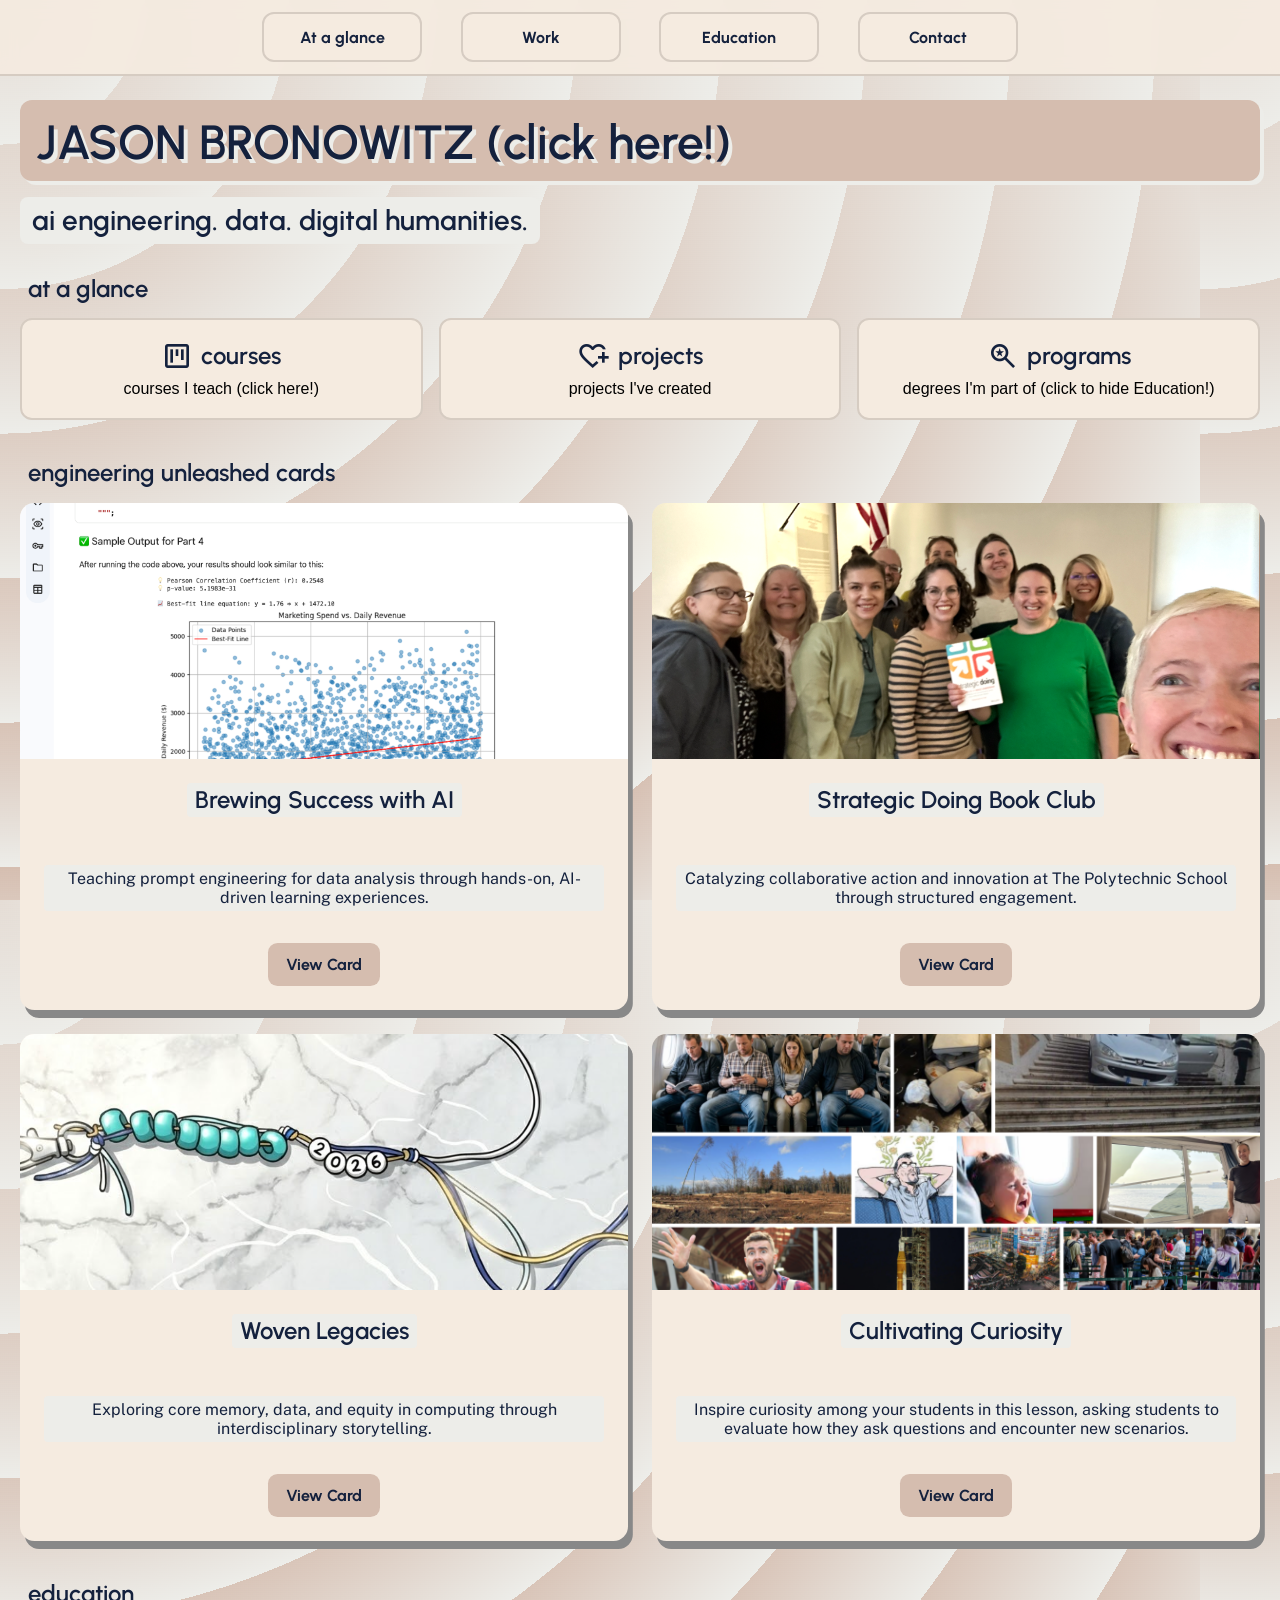
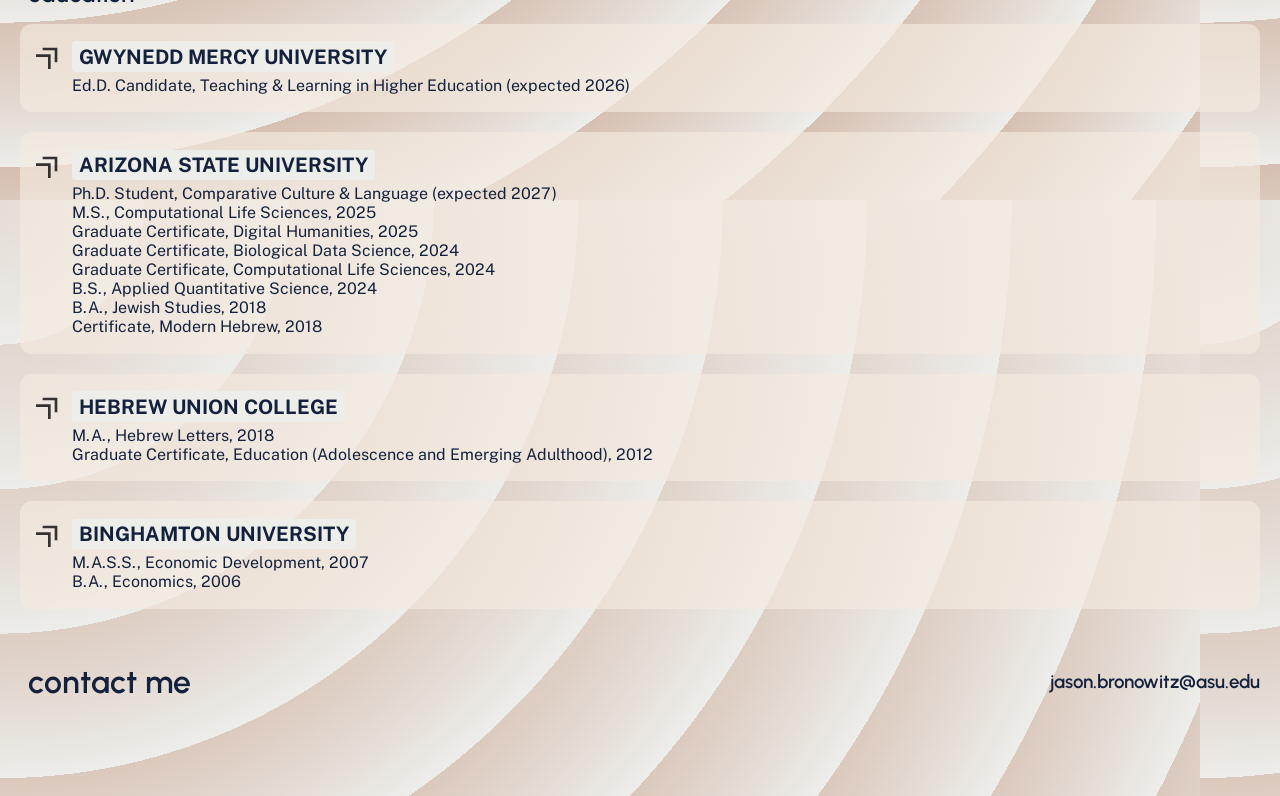
<file: Week6/cards.html>
<!DOCTYPE html>
<html lang="en">
<head>
    <meta charset="UTF-8">
    <meta name="viewport" content="width=device-width, initial-scale=1.0">
    <title>JASON BRONOWITZ // PORTFOLIO</title>

    <style>
        @import url('https://fonts.googleapis.com/css2?family=Public+Sans:ital,wght@0,100..900;1,100..900&family=Urbanist:ital,wght@0,100..900;1,100..900&display=swap');
        @import url('https://fonts.googleapis.com/css2?family=Material+Symbols+Outlined');
    </style>

    <link rel="stylesheet" href="./styles.css">
</head>
<body>
    <nav class="stickyNav" aria-label="Primary">
        <div class="navButtons">
            <button type="button" onclick="document.getElementById('glance').scrollIntoView({behavior:'smooth'})">At a glance</button>
            <button type="button" onclick="document.getElementById('work').scrollIntoView({behavior:'smooth'})">Work</button>
            <button type="button" onclick="document.getElementById('education').scrollIntoView({behavior:'smooth'})">Education</button>
            <button type="button" onclick="document.getElementById('contact').scrollIntoView({behavior:'smooth'})">Contact</button>
        </div>
    </nav>

    <header class="siteHeader">
        <h1>JASON BRONOWITZ (click here!)</h1>
    </header>

    <main>
        <div class="title">
            <h3>ai engineering. data. digital humanities.</h3>
        </div>

        <section id="glance" class="atAGlance">
            <h1>at a glance</h1>

            <div class="cards">
                <button id="courses" type="button">
                    <h3>
                        <span class="material-symbols-outlined">view_kanban</span>
                        courses
                    </h3>
                    <p>courses I teach (click here!)</p>
                </button>

                <button id="projects" type="button">
                    <h3>
                        <span class="material-symbols-outlined">heart_plus</span>
                        projects
                    </h3>
                    <p>projects I've created</p>
                </button>

                <button id="programs" type="button">
                    <h3>
                        <span class="material-symbols-outlined">saved_search</span>
                        programs
                    </h3>
                    <p>degrees I'm part of (click to hide Education!)</p>
                </button>
            </div>
        </section>

        <section id="work" class="engineeringCards">
            <h1>engineering unleashed cards</h1>

            <div class="cardGrid">
                <div class="card">
                    <img src="./assets/brewing.png" alt="Brewing Success with AI">
                    <div class="cardBody">
                        <h1>Brewing Success with AI</h1>
                        <p>Teaching prompt engineering for data analysis through hands-on, AI-driven learning experiences.</p>
                        <button class="cardBtn">
                            View Card
                        </button>
                    </div>
                </div>

                <div class="card">
                    <img src="./assets/strategicdoing.png" alt="Strategic Doing Book Club">
                    <div class="cardBody">
                        <h1>Strategic Doing Book Club</h1>
                        <p>Catalyzing collaborative action and innovation at The Polytechnic School through structured engagement.</p>
                        <button class="cardBtn">
                            View Card
                        </button>
                    </div>
                </div>

                <div class="card">
                    <img src="./assets/weaving.png" alt="Woven Legacies">
                    <div class="cardBody">
                        <h1>Woven Legacies</h1>
                        <p>Exploring core memory, data, and equity in computing through interdisciplinary storytelling.</p>
                        <button class="cardBtn">
                            View Card
                        </button>
                    </div>
                </div>

                <div class="card">
                    <img src="./assets/curiosity.png" alt="Cultivating Curiosity">
                    <div class="cardBody">
                        <h1>Cultivating Curiosity</h1>
                        <p>Inspire curiosity among your students in this lesson, asking students to evaluate how they ask questions and encounter new scenarios.</p>
                        <button class="cardBtn">
                            View Card
                        </button>
                    </div>
                </div> 
            </div>
        </section>

        <section id="education" class="education">
            <h1>education</h1>

            <ul>
                <li>
                    <span class="school">GWYNEDD MERCY UNIVERSITY</span><br>
                    Ed.D. Candidate, Teaching & Learning in Higher Education (expected 2026)
                </li>

                <li>
                    <span class="school">ARIZONA STATE UNIVERSITY</span><br>
                    Ph.D. Student, Comparative Culture & Language (expected 2027)<br>
                    M.S., Computational Life Sciences, 2025<br>
                    Graduate Certificate, Digital Humanities, 2025<br>
                    Graduate Certificate, Biological Data Science, 2024<br>
                    Graduate Certificate, Computational Life Sciences, 2024<br>
                    B.S., Applied Quantitative Science, 2024<br>
                    B.A., Jewish Studies, 2018<br>
                    Certificate, Modern Hebrew, 2018
                </li>

                <li>
                    <span class="school">HEBREW UNION COLLEGE</span><br>
                    M.A., Hebrew Letters, 2018<br>
                    Graduate Certificate, Education (Adolescence and Emerging Adulthood), 2012
                </li>

                <li>
                    <span class="school">BINGHAMTON UNIVERSITY</span><br>
                    M.A.S.S., Economic Development, 2007<br>
                    B.A., Economics, 2006
                </li>
            </ul>
        </section>
    </main>

    <footer id="contact">
        <h1>contact me</h1>
        <h3>jason.bronowitz@asu.edu</h3>
    </footer>
<script src="./script.js"></script>
</body>
</html>
</file>
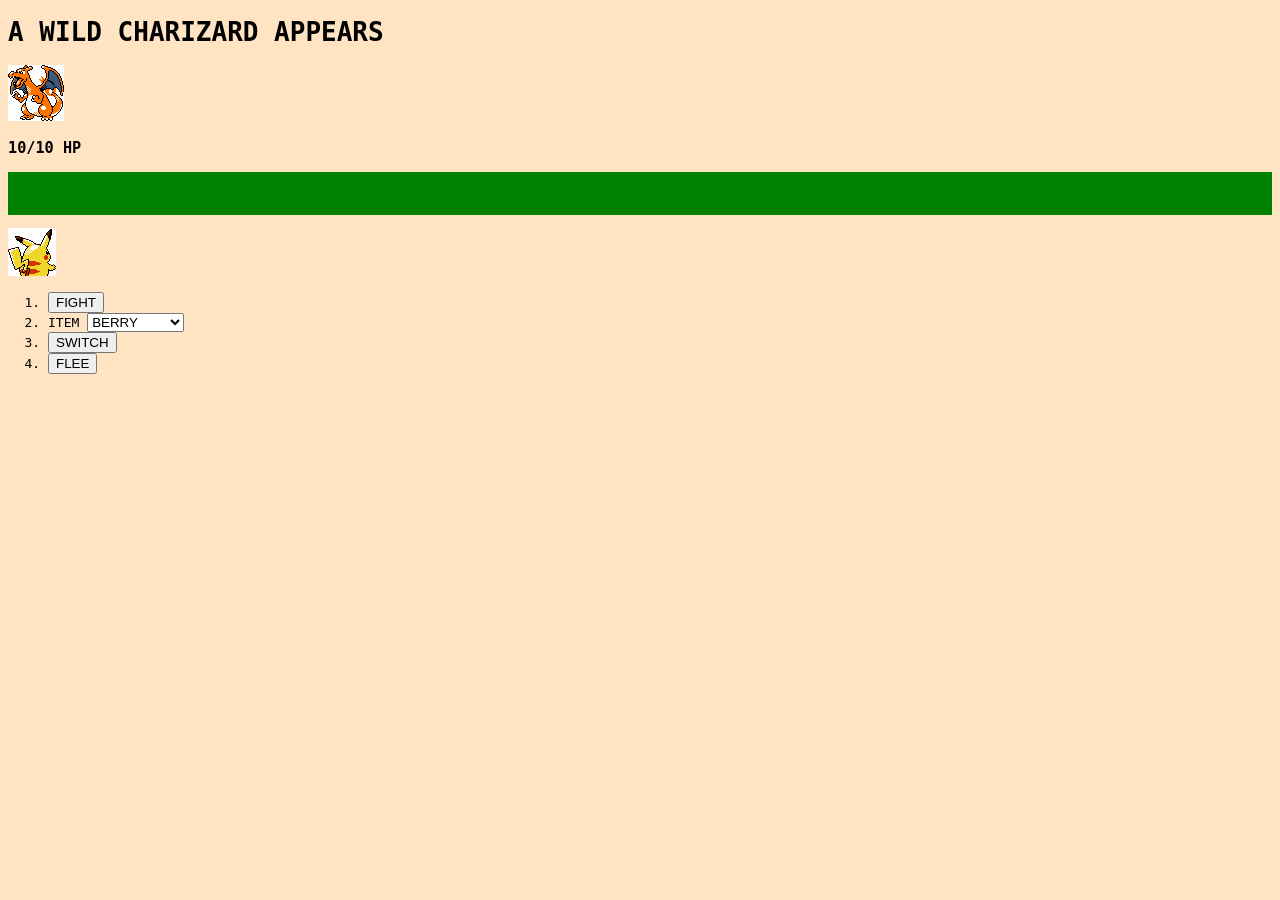
<file: Week2/ourfirstgame/game.html>
<!DOCTYPE html>
<html>
    <head>
        <title>
WEBPAGE WANTS TO BATTLE
        </title>
    </head>
    <body class="battle" style="background-color: bisque; font-family: monospace;">
        <h1 id="charizard">A WILD CHARIZARD APPEARS</h1>
        <section class="charizard">
            <img src="./assets/charizard.png"></img>
            <h3>10/10 HP</h3>
        </section>
        <div style="background-color: green"><p>&nbsp;</p><p>&nbsp;</p></div>
        <section class="pikachu">
            <img src="./assets/pikachu-back.png"></img>
            
            <ol>
                <li><button>FIGHT</button></li>
                <li><label id="item" for="item-select">ITEM</label>
                
                <select id="item-select">
                    <option value="berries">BERRY</option>
                    <option value="lemonade">LEMONADE</option>

                </select></li>
                
                <li><button>SWITCH</button></li>
                <li><button>FLEE</button></li>

            </ol>
        </section>
    </body>
</html>
</file>
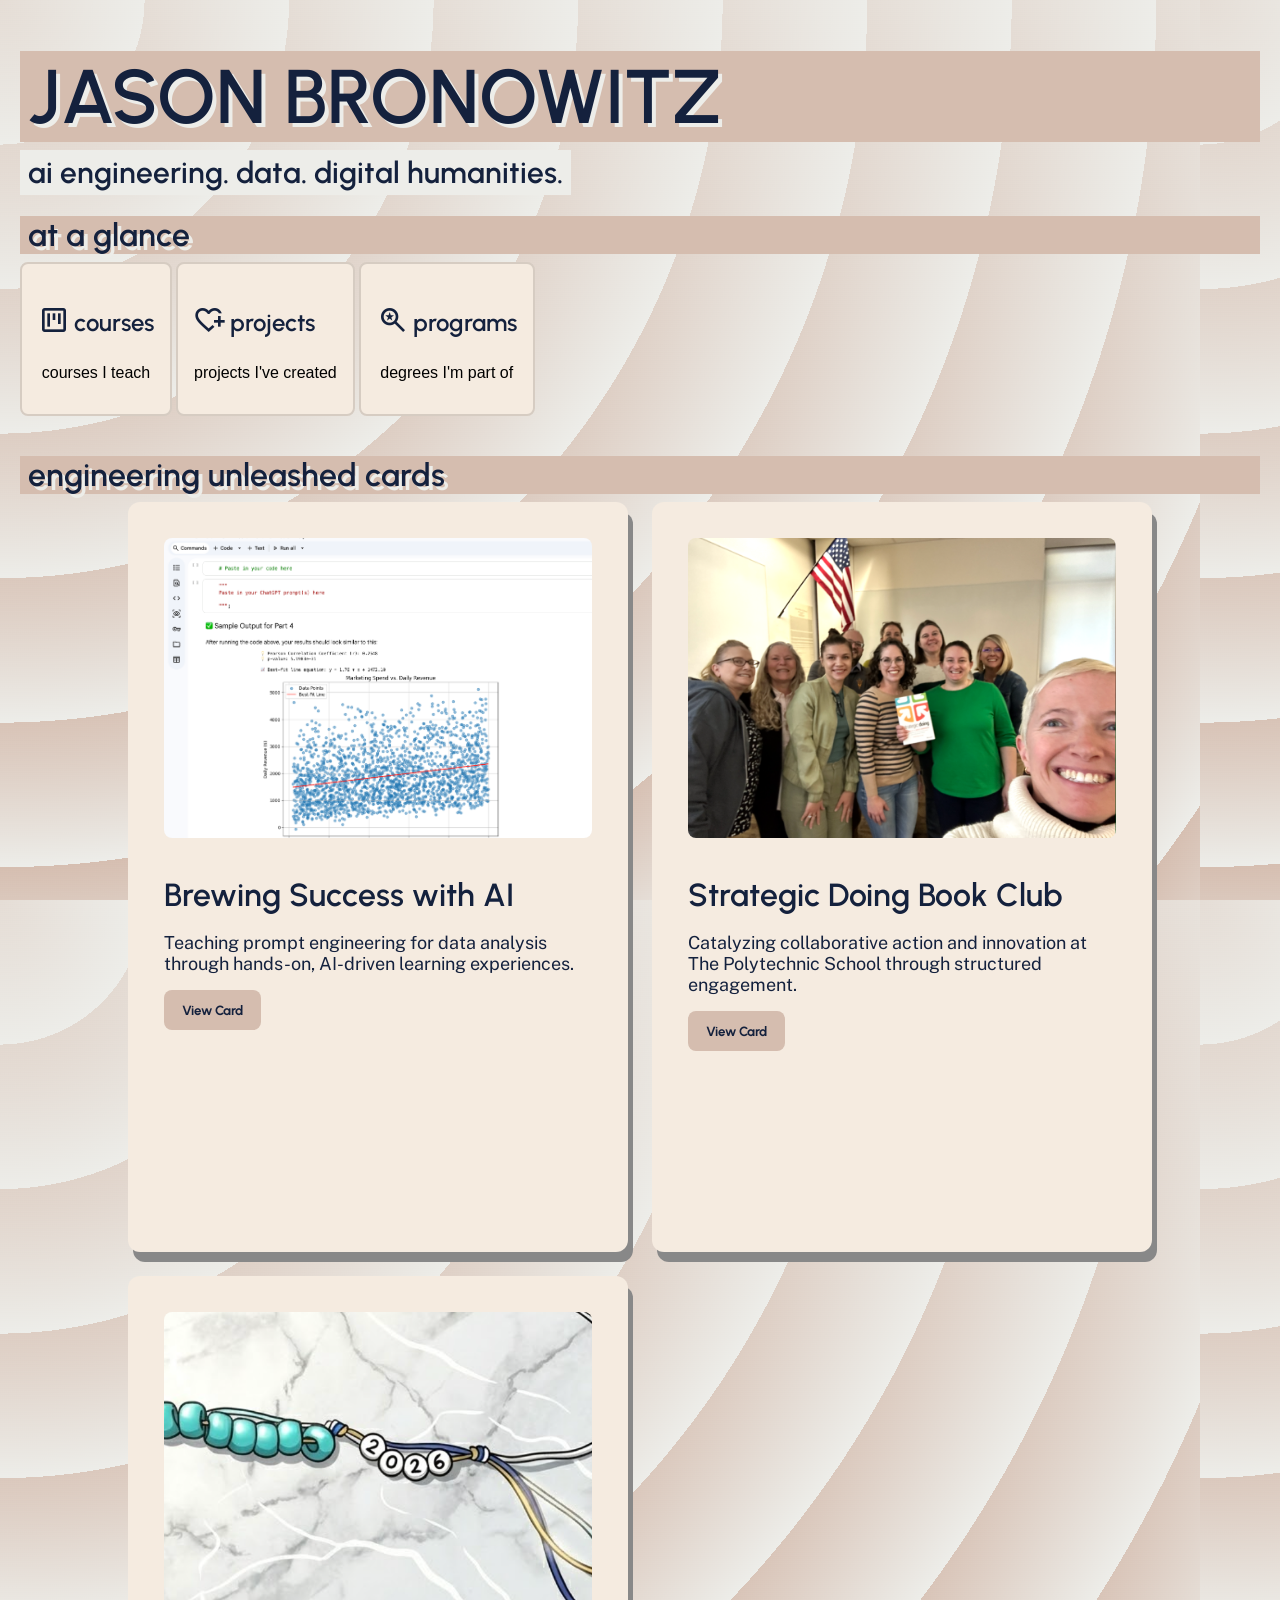
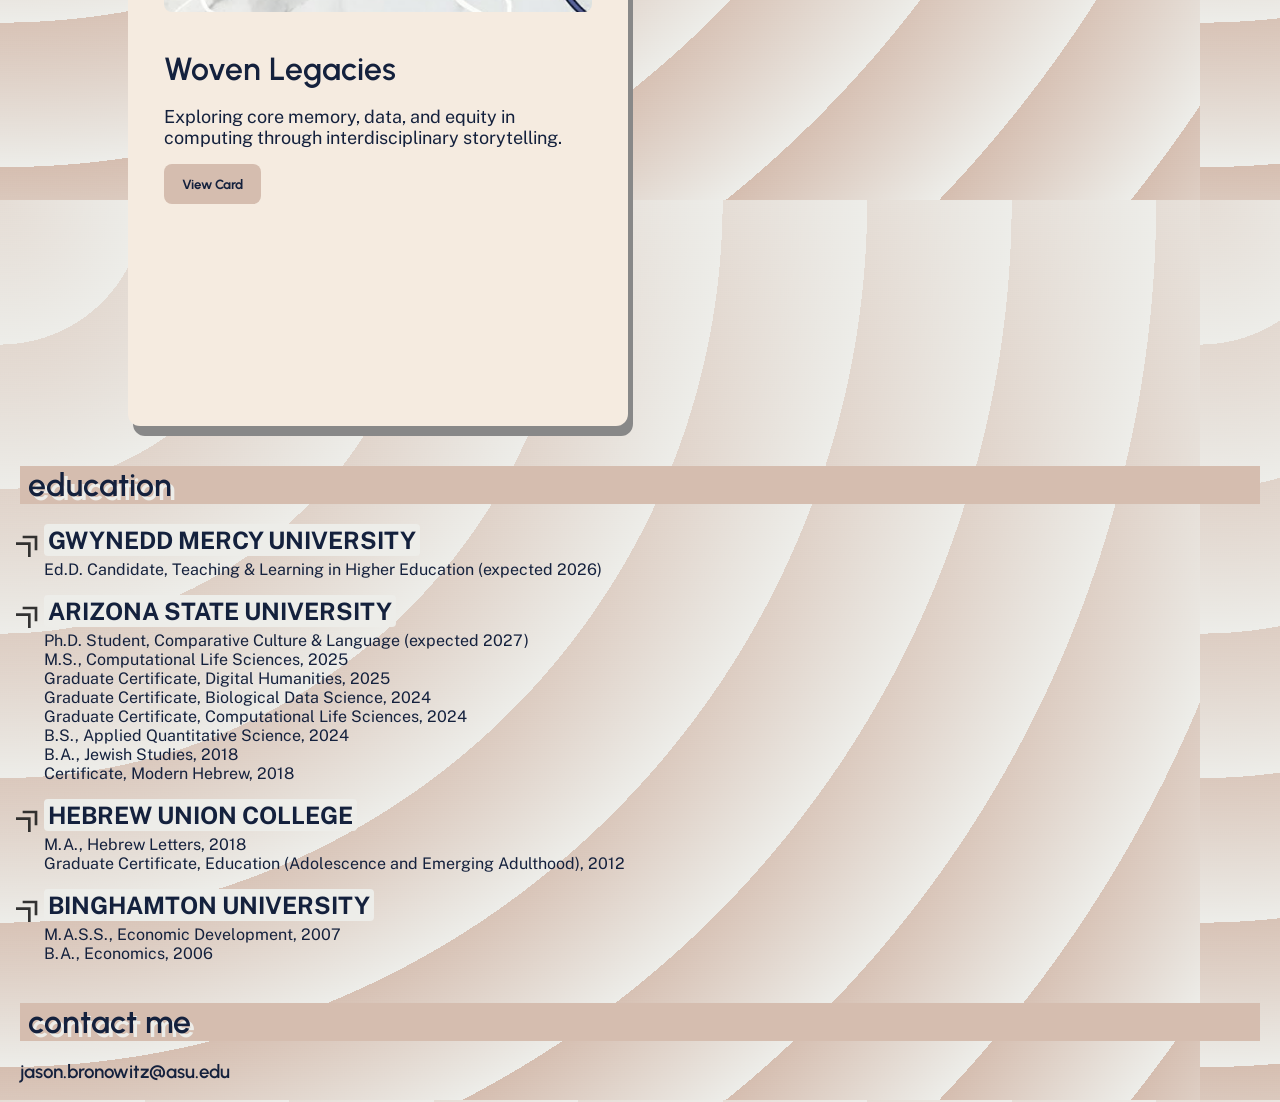
<file: Week3/portfolio/cards.html>
<!DOCTYPE html>
<html lang="en">
<head>
    <meta charset="UTF-8">
    <meta name="viewport" content="width=device-width, initial-scale=1.0">
    <title>JASON BRONOWITZ // PORTFOLIO</title>

    <style>
        @import url('https://fonts.googleapis.com/css2?family=Public+Sans:ital,wght@0,100..900;1,100..900&family=Urbanist:ital,wght@0,100..900;1,100..900&display=swap');
        @import url('https://fonts.googleapis.com/css2?family=Material+Symbols+Outlined');
    </style>

    <link rel="stylesheet" href="./styles.css">
</head>
<body>
    <header>
        <h1>JASON BRONOWITZ</h1>
    </header>

    <div class="title">
        <h3>ai engineering. data. digital humanities.</h3>
    </div>

    <div class="atAGlance">
        <h1>at a glance</h1>

        <div class="cards">
            <button id="courses">
                <h3>
                    <span class="material-symbols-outlined">view_kanban</span>
                    courses
                </h3>
                <p>courses I teach</p>
            </button>

            <button id="projects">
                <h3>
                    <span class="material-symbols-outlined">heart_plus</span>
                    projects
                </h3>
                <p>projects I've created</p>
            </button>

            <button id="programs">
                <h3>
                    <span class="material-symbols-outlined">saved_search</span>
                    programs
                </h3>
                <p>degrees I'm part of</p>
            </button>
        </div>
    </div>

    <div class="engineeringCards">
        <h1>engineering unleashed cards</h1>

        <div class="cardGrid">
            <div class="card">
                <img src="./assets/brewing.png" alt="Brewing Success with AI">
                <h1>Brewing Success with AI</h1>
                <p>Teaching prompt engineering for data analysis through hands-on, AI-driven learning experiences.</p>
                <button type="button" onclick="window.open('https://engineeringunleashed.com/card/4842', '_blank', 'noopener,noreferrer')">
                    View Card
                </button>
            </div>

            <div class="card">
                <img src="./assets/strategicdoing.png" alt="Strategic Doing Book Club">
                <h1>Strategic Doing Book Club</h1>
                <p>Catalyzing collaborative action and innovation at The Polytechnic School through structured engagement.</p>
                <button type="button" onclick="window.open('https://engineeringunleashed.com/card/4817', '_blank', 'noopener,noreferrer')">
                    View Card
                </button>
            </div>

            <div class="card">
                <img src="./assets/weaving.png" alt="Woven Legacies">
                <h1>Woven Legacies</h1>
                <p>Exploring core memory, data, and equity in computing through interdisciplinary storytelling.</p>
                <button type="button" onclick="window.open('https://engineeringunleashed.com/card/5948', '_blank', 'noopener,noreferrer')">
                    View Card
                </button>
            </div>
        </div>
    </div>

    <div class="education">
        <h1>education</h1>

        <ul style="list-style-type: none; padding: 0; margin: 20px 0;">
            <li>
                <span class="school">GWYNEDD MERCY UNIVERSITY</span><br>
                Ed.D. Candidate, Teaching & Learning in Higher Education (expected 2026)
            </li>

            <li>
                <span class="school">ARIZONA STATE UNIVERSITY</span><br>
                Ph.D. Student, Comparative Culture & Language (expected 2027)<br>
                M.S., Computational Life Sciences, 2025<br>
                Graduate Certificate, Digital Humanities, 2025<br>
                Graduate Certificate, Biological Data Science, 2024<br>
                Graduate Certificate, Computational Life Sciences, 2024<br>
                B.S., Applied Quantitative Science, 2024<br>
                B.A., Jewish Studies, 2018<br>
                Certificate, Modern Hebrew, 2018
            </li>

            <li>
                <span class="school">HEBREW UNION COLLEGE</span><br>
                M.A., Hebrew Letters, 2018<br>
                Graduate Certificate, Education (Adolescence and Emerging Adulthood), 2012
            </li>

            <li>
                <span class="school">BINGHAMTON UNIVERSITY</span><br>
                M.A.S.S., Economic Development, 2007<br>
                B.A., Economics, 2006
            </li>
        </ul>
    </div>

    <footer>
        <h1>contact me</h1>
        <h3>jason.bronowitz@asu.edu</h3>
    </footer>
</body>
</html>
</file>
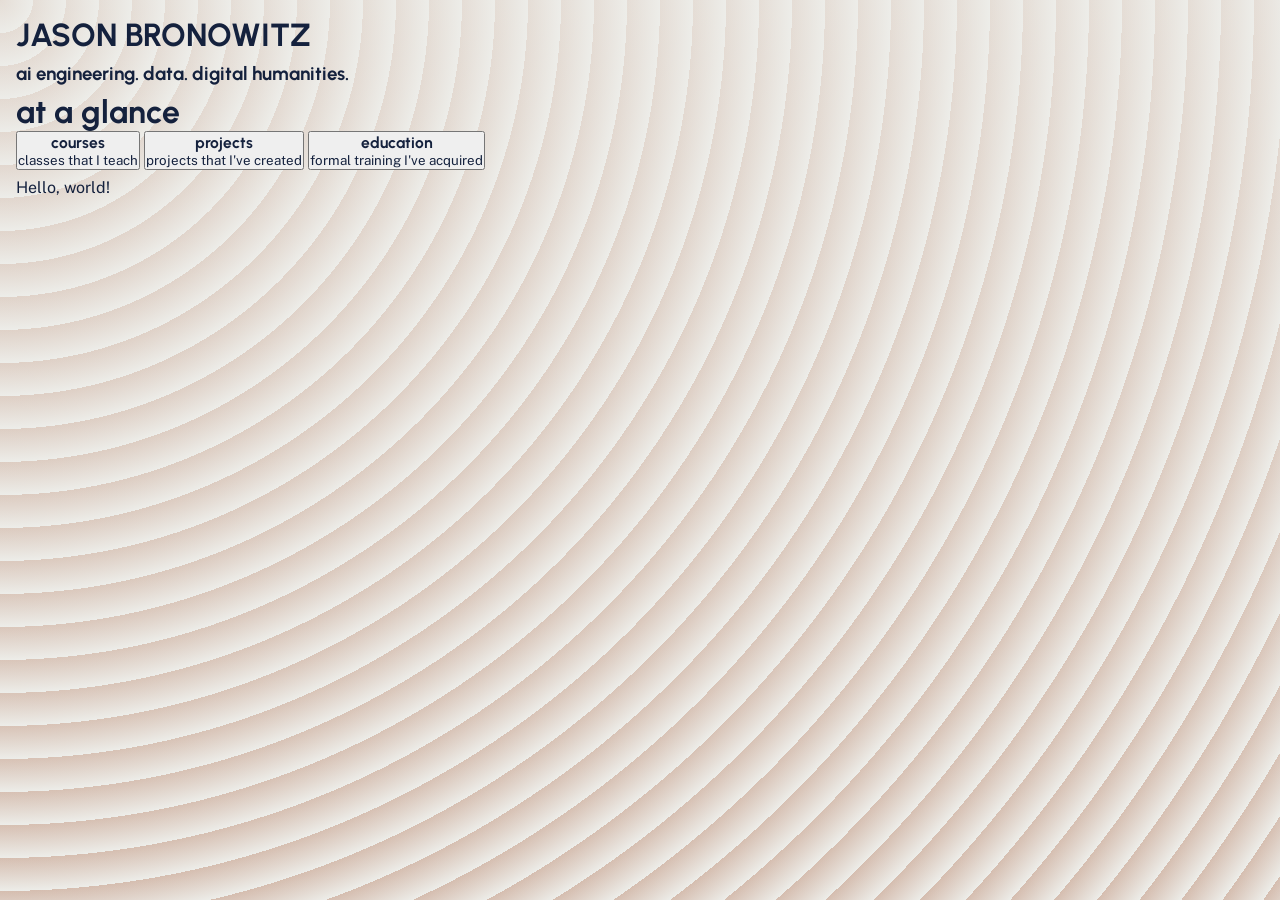
<file: Week3/portfolio/index_backup.html>
<!DOCTYPE html>
<html lang="en">
<head>
    <meta charset="UTF-8">
    <meta name="viewport" content="width=device-width, initial-scale=1.0">
    <title>JASON BRONOWITZ // PORTFOLIO</title>

    <!-- AI DISCLOSURE:
     
    I used ChatGPT to help setup the overall structure, giving it my initial code and asking it to:
    
    -Set a sizing base of 8px, so I can make adjustments later
    -Set styling from the top of the HTML hierarchy down (root, body, container divs, etc...)

    -->

    <style>
        @import url('https://fonts.googleapis.com/css2?family=Urbanist:wght@400;600;700&family=Public+Sans:wght@400&display=swap');

        /* ROOT: design system */
        :root {
            --space: 8px;
            --text-color: #14213d;
            --bg-color: #edede9;
        }

        /* GLOBAL RESET + BASE STYLES */
        * {
            margin: 0;
            padding: 0;
            box-sizing: border-box;
            font-family: 'Public Sans', sans-serif;
            color: var(--text-color);
        }

        /* BODY: layout + background */
        body {
            min-height: 100vh;
            padding: calc(var(--space) * 2);

            background-color: var(--bg-color);
            background-image:
                repeating-radial-gradient(circle at 0 0, transparent 0, var(--bg-color) 33px),
                repeating-linear-gradient(#d5bdaf55, #d5bdaf);

            /* NATURAL VERTICAL SPACING */
            display: flex;
            flex-direction: column;
            gap: var(--space);
        }

        /* TYPOGRAPHY (minimal, not spacing-heavy) */
        h1, h2, h3 {
            font-family: 'Urbanist', sans-serif;
        }

    </style>
</head>
<body>
    <header><h1>JASON BRONOWITZ</h1></header>
    <div class="title"><h3>ai engineering. data. digital humanities.</h3></div>
    <div class="atAGlance">    <h1>at a glance</h1>
        <div class="cards">
        <button id="courses"><h3>courses</h3><p>classes that I teach</p></button>
        <button id="projects"><h3>projects</h3><p>projects that I've created</p></button>
        <button id="education"><h3>education</h3><p>formal training I've acquired</p></button>
</div>
    </div>
    <p>Hello, world!</p>
</body>
</html>
</file>
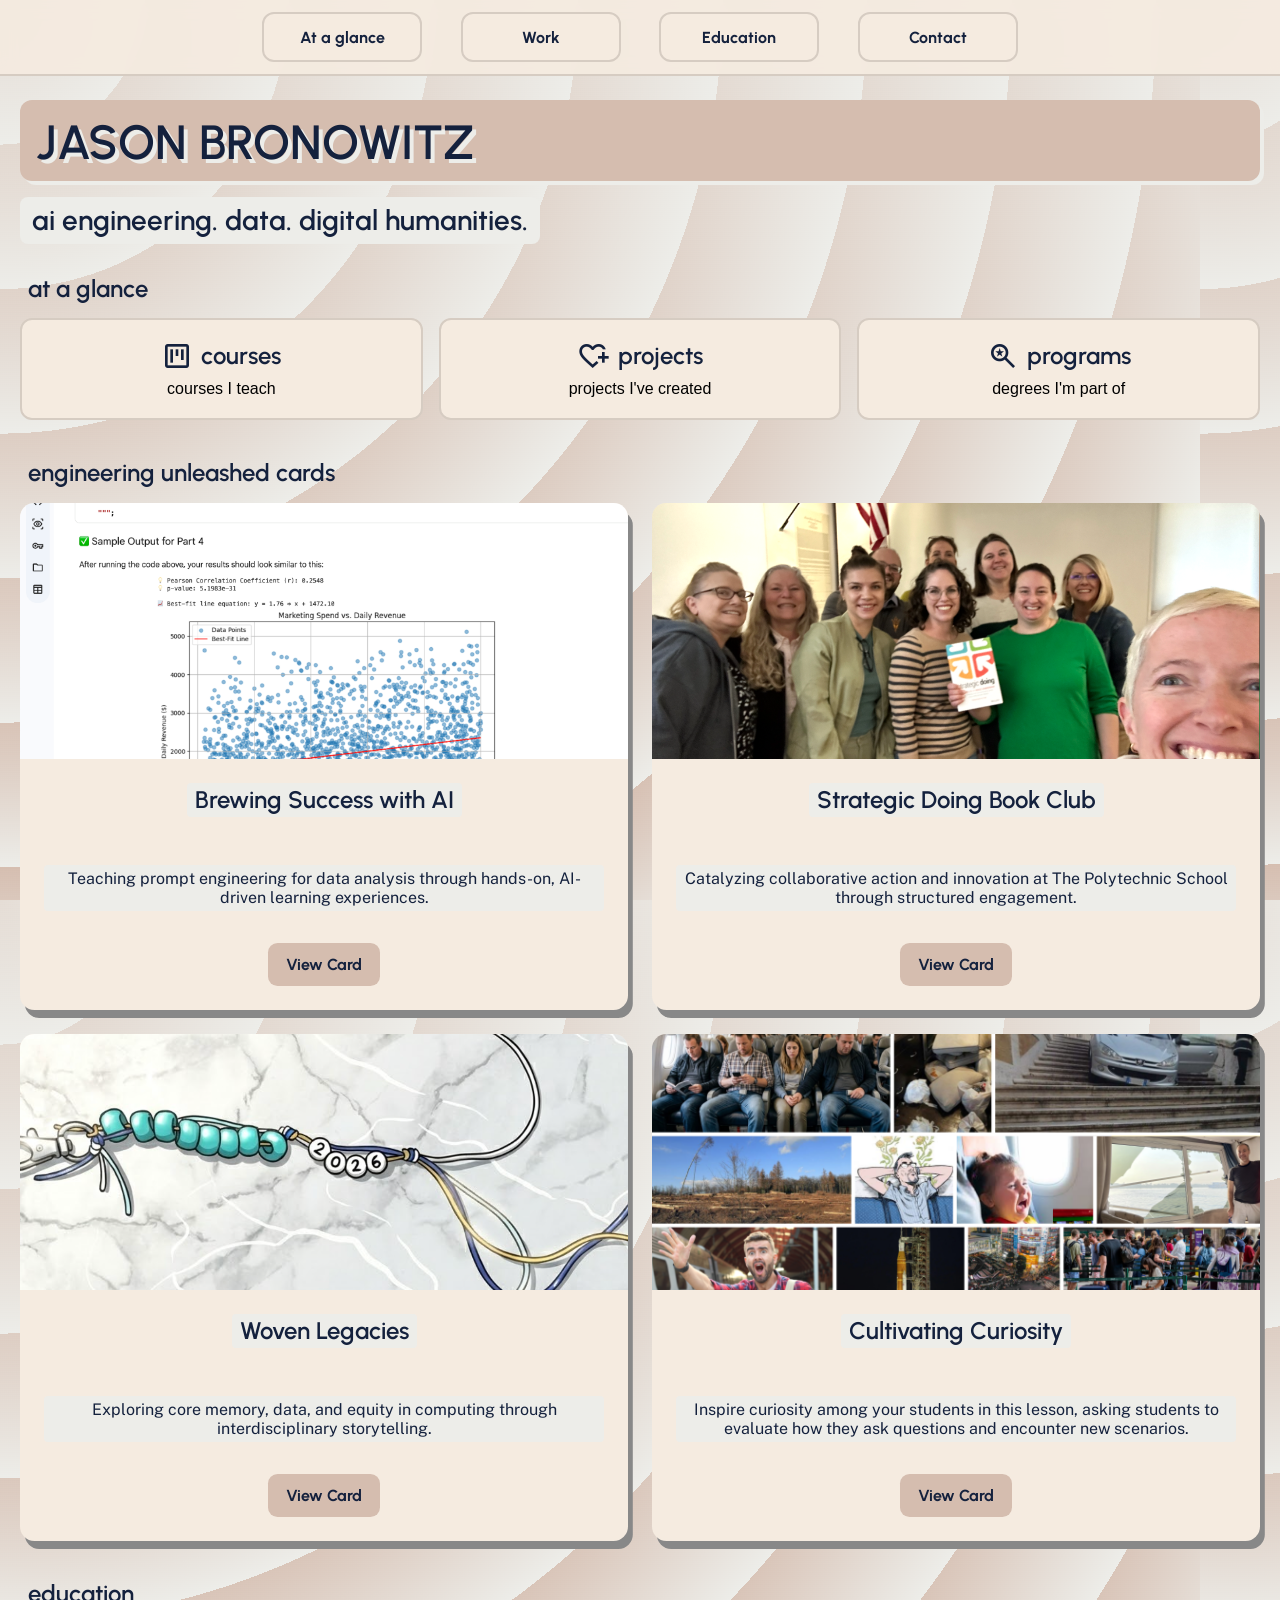
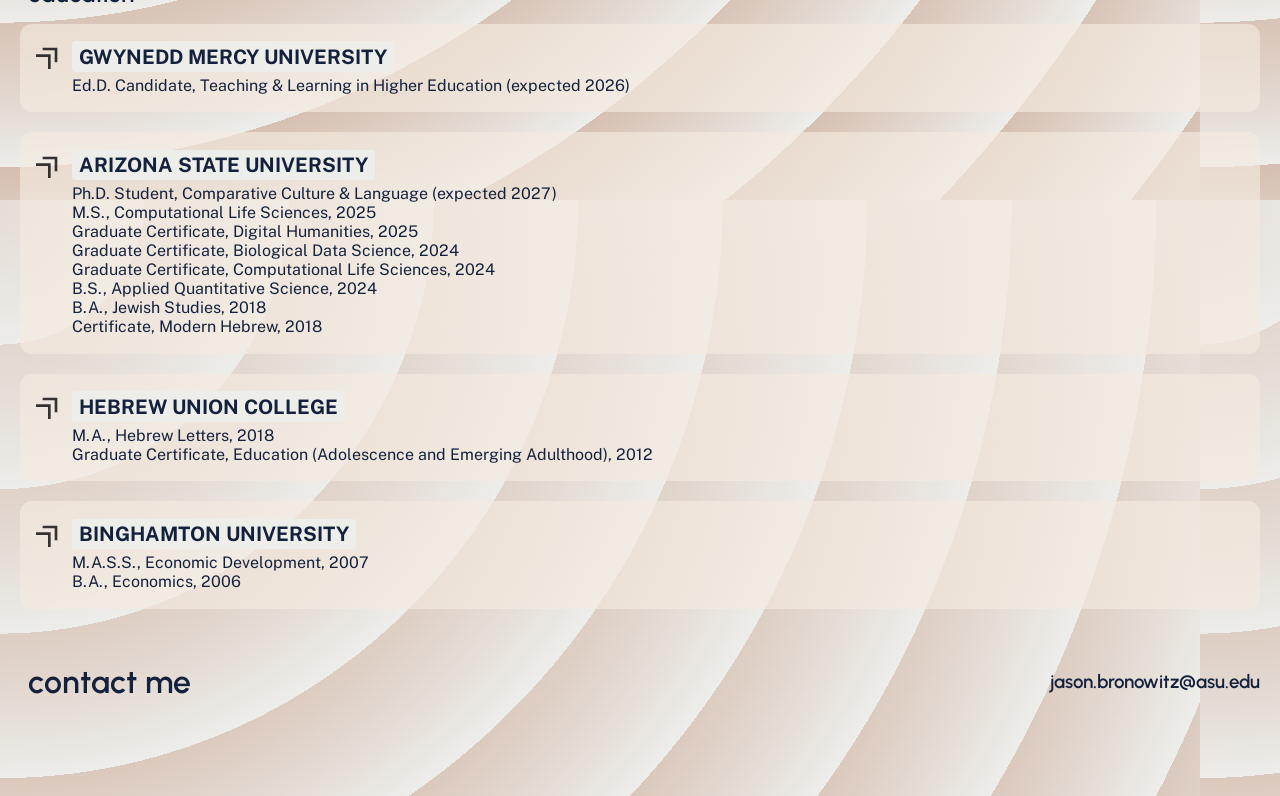
<file: Week4/homework/cards.html>
<!DOCTYPE html>
<html lang="en">
<head>
    <meta charset="UTF-8">
    <meta name="viewport" content="width=device-width, initial-scale=1.0">
    <title>JASON BRONOWITZ // PORTFOLIO</title>

    <style>
        @import url('https://fonts.googleapis.com/css2?family=Public+Sans:ital,wght@0,100..900;1,100..900&family=Urbanist:ital,wght@0,100..900;1,100..900&display=swap');
        @import url('https://fonts.googleapis.com/css2?family=Material+Symbols+Outlined');
    </style>

    <link rel="stylesheet" href="./styles.css">
</head>
<body>
    <nav class="stickyNav" aria-label="Primary">
        <div class="navButtons">
            <button type="button" onclick="document.getElementById('glance').scrollIntoView({behavior:'smooth'})">At a glance</button>
            <button type="button" onclick="document.getElementById('work').scrollIntoView({behavior:'smooth'})">Work</button>
            <button type="button" onclick="document.getElementById('education').scrollIntoView({behavior:'smooth'})">Education</button>
            <button type="button" onclick="document.getElementById('contact').scrollIntoView({behavior:'smooth'})">Contact</button>
        </div>
    </nav>

    <header class="siteHeader">
        <h1>JASON BRONOWITZ</h1>
    </header>

    <main>
        <div class="title">
            <h3>ai engineering. data. digital humanities.</h3>
        </div>

        <section id="glance" class="atAGlance">
            <h1>at a glance</h1>

            <div class="cards">
                <button id="courses" type="button">
                    <h3>
                        <span class="material-symbols-outlined">view_kanban</span>
                        courses
                    </h3>
                    <p>courses I teach</p>
                </button>

                <button id="projects" type="button">
                    <h3>
                        <span class="material-symbols-outlined">heart_plus</span>
                        projects
                    </h3>
                    <p>projects I've created</p>
                </button>

                <button id="programs" type="button">
                    <h3>
                        <span class="material-symbols-outlined">saved_search</span>
                        programs
                    </h3>
                    <p>degrees I'm part of</p>
                </button>
            </div>
        </section>

        <section id="work" class="engineeringCards">
            <h1>engineering unleashed cards</h1>

            <div class="cardGrid">
                <div class="card">
                    <img src="./assets/brewing.png" alt="Brewing Success with AI">
                    <div class="cardBody">
                        <h1>Brewing Success with AI</h1>
                        <p>Teaching prompt engineering for data analysis through hands-on, AI-driven learning experiences.</p>
                        <button type="button" onclick="window.open('https://engineeringunleashed.com/card/4842', '_blank', 'noopener,noreferrer')">
                            View Card
                        </button>
                    </div>
                </div>

                <div class="card">
                    <img src="./assets/strategicdoing.png" alt="Strategic Doing Book Club">
                    <div class="cardBody">
                        <h1>Strategic Doing Book Club</h1>
                        <p>Catalyzing collaborative action and innovation at The Polytechnic School through structured engagement.</p>
                        <button type="button" onclick="window.open('https://engineeringunleashed.com/card/4817', '_blank', 'noopener,noreferrer')">
                            View Card
                        </button>
                    </div>
                </div>

                <div class="card">
                    <img src="./assets/weaving.png" alt="Woven Legacies">
                    <div class="cardBody">
                        <h1>Woven Legacies</h1>
                        <p>Exploring core memory, data, and equity in computing through interdisciplinary storytelling.</p>
                        <button type="button" onclick="window.open('https://engineeringunleashed.com/card/5948', '_blank', 'noopener,noreferrer')">
                            View Card
                        </button>
                    </div>
                </div>

                <div class="card">
                    <img src="./assets/curiosity.png" alt="Cultivating Curiosity">
                    <div class="cardBody">
                        <h1>Cultivating Curiosity</h1>
                        <p>Inspire curiosity among your students in this lesson, asking students to evaluate how they ask questions and encounter new scenarios.</p>
                        <button type="button" onclick="window.open('https://docs.google.com/presentation/d/1RCu0Ndq6VeBFWRW7r_rht3_PrZMEb7ofFQQLJOROgx4/edit?usp=sharing', '_blank', 'noopener,noreferrer')">
                            View Card
                        </button>
                    </div>
                </div>                </div>
            </div>
        </section>

        <section id="education" class="education">
            <h1>education</h1>

            <ul>
                <li>
                    <span class="school">GWYNEDD MERCY UNIVERSITY</span><br>
                    Ed.D. Candidate, Teaching & Learning in Higher Education (expected 2026)
                </li>

                <li>
                    <span class="school">ARIZONA STATE UNIVERSITY</span><br>
                    Ph.D. Student, Comparative Culture & Language (expected 2027)<br>
                    M.S., Computational Life Sciences, 2025<br>
                    Graduate Certificate, Digital Humanities, 2025<br>
                    Graduate Certificate, Biological Data Science, 2024<br>
                    Graduate Certificate, Computational Life Sciences, 2024<br>
                    B.S., Applied Quantitative Science, 2024<br>
                    B.A., Jewish Studies, 2018<br>
                    Certificate, Modern Hebrew, 2018
                </li>

                <li>
                    <span class="school">HEBREW UNION COLLEGE</span><br>
                    M.A., Hebrew Letters, 2018<br>
                    Graduate Certificate, Education (Adolescence and Emerging Adulthood), 2012
                </li>

                <li>
                    <span class="school">BINGHAMTON UNIVERSITY</span><br>
                    M.A.S.S., Economic Development, 2007<br>
                    B.A., Economics, 2006
                </li>
            </ul>
        </section>
    </main>

    <footer id="contact">
        <h1>contact me</h1>
        <h3>jason.bronowitz@asu.edu</h3>
    </footer>
</body>
</html>
</file>
<file: Week3/portfolio/styles.css>
* {
    --space: 8px;
    --text-color: #14213d;
    --bg-color: #edede9;
    --parchment: #edede9ff;
    --dust-grey: #d6ccc2ff;
    --linen: #f5ebe0ff;
    --powder-petal: #e3d5caff;
    --almond-silk: #d5bdafff;
    box-sizing: border-box;
}

body {
    background-image: url('./assets/wavy-css-pattern-by-magicpattern.png');
    font-family: "Public Sans", sans-serif;
    font-optical-sizing: auto;
    font-style: normal;
    color: var(--text-color);
    padding-left: 20px;
    padding-right: 20px;
    padding-top: 0px;
    padding-bottom: 0px;
    margin: 0;
}

h1, h2, h3, h4, h5, h6 {
    font-family: "Urbanist", sans-serif;
    font-optical-sizing: auto;
    font-weight: 600;
    color: var(--text-color);
}

h1 {
    margin-bottom: var(--space);
    text-shadow: 4px 4px var(--parchment);
    background-color: var(--almond-silk);
}

header h1,
.atAGlance h1,
.education h1,
footer h1,
.engineeringCards h1 {
    padding-left: var(--space);
}

.title h3 {
    background-color: var(--parchment);
    padding: calc(var(--space) / 2) var(--space);
    font-size: 30px;
    margin: 0;
    display: inline-block;
}

header {
    background-color: var(--almond-silk);
    font-size: 38px;
    text-align: left;
}

.education ul {
    list-style: none;
    padding-left: 0;
}

.education li {
    position: relative;
    padding-left: calc(var(--space) * 3);
    margin-bottom: calc(var(--space) * 2);
}

.education li::before {
    content: "";
    position: absolute;
    left: -8px;
    top: 0.3em;
    width: 32px;
    height: 32px;
    background-image: url('./assets/arrows.svg');
    background-size: contain;
    background-repeat: no-repeat;
    opacity: 0.9;
}

.education li br + * {
    display: inline-block;
    padding-left: calc(var(--space) / 2);
}

.school {
    display: inline-flex;
    align-items: center;
    gap: calc(var(--space) / 2);
    background-color: var(--parchment);
    padding: calc(var(--space) / 4) calc(var(--space) / 2);
    border-radius: 4px;
    font-size: calc(var(--space) * 3);
    margin-bottom: calc(var(--space) / 2);
    font-weight: 700;
}

.school .material-symbols-outlined {
    font-size: 18px;
}

.cards button h3 {
    font-size: calc(var(--space) * 3);
    display: flex;
    align-items: center;
    gap: calc(var(--space) / 2);
}

.cards button p {
    font-size: calc(var(--space) * 2);
}

.cards button {
    background-color: var(--linen);
    border: 2px solid var(--dust-grey);
    border-radius: 8px;
    padding: calc(var(--space) * 2);
}

.cards button:hover {
    background-color: var(--powder-petal);
    border-color: var(--almond-silk);
}

.cards button:active {
    transform: translateY(0);
}

.material-symbols-outlined {
    font-variation-settings:
        'FILL' 0,
        'wght' 400,
        'GRAD' 0,
        'opsz' 24;
    font-size: 32px;
    line-height: 1;
    display: inline-flex;
    align-items: center;
    margin-bottom: 4px;
}

.engineeringCards {
    margin-top: 40px;
    margin-bottom: 40px;
}

.cardGrid {
    display: grid;
    grid-template-columns: repeat(auto-fit, 500px);
    gap: 24px;
    justify-content: center;
    align-items: start;
}

.card {
    width: 500px;
    height: 750px;
    background-color: var(--linen);
    padding: 36px;
    border-radius: 12px;
    box-shadow: 5px 10px #888888;
    box-sizing: border-box;
}

.card img {
    width: 100%;
    height: 300px;
    object-fit: cover;
    margin-bottom: 12px;
    border-radius: 8px;
}

.card h1 {
    font-size: 32px;
    text-shadow: none;
    background-color: transparent;
    margin-bottom: 12px;
    padding-left: 0;
}

.card p {
    font-size: 18px;
    margin-bottom: 16px;
}

.card button {
    padding: 12px 18px;
    border: none;
    border-radius: 8px;
    cursor: pointer;
    background-color: var(--almond-silk);
    color: var(--text-color);
    font-family: "Urbanist", sans-serif;
    font-weight: 700;
}

.card button:hover {
    background-color: var(--powder-petal);
}

footer {
    margin-top: 40px;
}
</file>
<file: Week6/styles.css>
:root {
    --space: 0.5rem;
    --text-color: #14213d;
    --bg-color: #edede9;
    --parchment: #edede9ff;
    --dust-grey: #d6ccc2ff;
    --linen: #f5ebe0ff;
    --powder-petal: #e3d5caff;
    --almond-silk: #d5bdafff;
    font-size: 16px;
}

* {
    box-sizing: border-box;
}

html {
    scroll-behavior: smooth;
}

body {
    background-image: url('./assets/wavy-css-pattern-by-magicpattern.png');
    font-family: "Public Sans", sans-serif;
    font-optical-sizing: auto;
    font-style: normal;
    font-size: 1rem;
    color: var(--text-color);
    padding: 0 1.25rem 2rem;
    margin: 0;
}

main {
    max-width: 80rem;
    margin: 0 auto;
}

h1, h2, h3, h4, h5, h6 {
    font-family: "Urbanist", sans-serif;
    font-optical-sizing: auto;
    font-weight: 600;
    color: var(--text-color);
    line-height: 1.1;
    margin-top: 0;
}

.stickyNav {
    position: sticky;
    top: 0;
    z-index: 1000;
    padding: 0.75rem 0;
    margin: 0 -1.25rem 1.5rem;
    background: rgba(245, 235, 224, 0.92);
    backdrop-filter: blur(8px);
    border-bottom: 0.125rem solid var(--dust-grey);
}

.navButtons {
    width: min(100%, 52rem);
    margin: 0 auto;
    display: flex;
    justify-content: space-evenly;
    align-items: center;
    gap: 1rem;
    padding: 0 1rem;
}

.navButtons button {
    flex: 0 1 10rem;
    white-space: nowrap;
    padding: 0.85rem 1rem;
    border: 0.125rem solid var(--dust-grey);
    border-radius: 0.75rem;
    background-color: var(--linen);
    color: var(--text-color);
    font-family: "Urbanist", sans-serif;
    font-size: 1rem;
    font-weight: 700;
    cursor: pointer;
    transition: transform 0.15s ease, background-color 0.15s ease, border-color 0.15s ease;
}

.navButtons button:hover {
    background-color: var(--powder-petal);
    border-color: var(--almond-silk);
    transform: translateY(-0.125rem);
}

.siteHeader {
    background-color: var(--almond-silk);
    padding: 1rem 1rem 0.75rem;
    margin-bottom: 1rem;
    border-radius: 0.75rem;
    box-shadow: 0.25rem 0.25rem 0 var(--parchment);
}

.siteHeader h1 {
    font-size: 3rem;
    margin: 0;
    text-shadow: 0.25rem 0.25rem var(--parchment);
}

.title {
    margin: 1rem 0 1.5rem;
}

.title h3 {
    background-color: var(--parchment);
    padding: 0.5rem 0.75rem;
    font-size: 1.75rem;
    margin: 0;
    display: inline-block;
    border-radius: 0.5rem;
}

.atAGlance,
.engineeringCards,
.education,
footer {
    margin-top: 2rem;
    margin-bottom: 2rem;
}

.atAGlance h1,
.education h1,
footer h1,
.engineeringCards h1 {
    padding-left: 0.5rem;
    margin-bottom: 1rem;
}

.cards {
    display: flex;
    flex-wrap: wrap;
    gap: 1rem;
    align-items: stretch;
}

.cards button {
    flex: 1 1 14rem;
    background-color: var(--linen);
    border: 0.125rem solid var(--dust-grey);
    border-radius: 0.75rem;
    padding: 1.25rem;
    text-align: center;
    cursor: pointer;
    display: flex;
    flex-direction: column;
    align-items: center;
    justify-content: center;
    gap: 0.5rem;
    transition: transform 0.15s ease, background-color 0.15s ease, border-color 0.15s ease;
}

.cards button:hover {
    background-color: var(--powder-petal);
    border-color: var(--almond-silk);
    transform: translateY(-0.125rem);
}

.cards button:active {
    transform: translateY(0);
}

.cards button h3 {
    font-size: 1.5rem;
    display: flex;
    align-items: center;
    justify-content: center;
    gap: 0.5rem;
    margin: 0;
    white-space: nowrap;
}

.cards button p {
    font-size: 1rem;
    margin: 0;
}

.material-symbols-outlined {
    font-variation-settings:
        'FILL' 0,
        'wght' 400,
        'GRAD' 0,
        'opsz' 24;
    font-size: 2rem;
    line-height: 1;
    display: inline-flex;
    align-items: center;
}

.engineeringCards {
    margin-top: 2.5rem;
    margin-bottom: 2.5rem;
}

.cardGrid {
    display: grid;
    grid-template-columns: repeat(2, minmax(0, 1fr));
    grid-auto-rows: 1fr;
    gap: 1.5rem;
    align-items: stretch;
}

.card {
    display: grid;
    grid-template-rows: 16rem 1fr;
    width: 100%;
    background-color: var(--linen);
    border-radius: 0.9rem;
    box-shadow: 0.3rem 0.5rem #888888;
    overflow: hidden;
}

.card img {
    width: 100%;
    height: 100%;
    object-fit: cover;
    display: block;
}

.cardBody {
    display: flex;
    flex-direction: column;
    align-items: center;
    justify-content: space-between;
    gap: 1rem;
    padding: 1.5rem;
    text-align: center;
    flex-wrap: nowrap;
}

.cardBody h1,
.cardBody p {
    background-color: var(--parchment);
    padding: 0.25rem 0.5rem;
    border-radius: 4px;
}

.cardBody button {
    padding: 0.75rem 1.1rem;
    border: none;
    border-radius: 0.6rem;
    cursor: pointer;
    background-color: var(--almond-silk);
    color: var(--text-color);
    font-family: "Urbanist", sans-serif;
    font-size: 1rem;
    font-weight: 700;
}

.cardBody button:hover {
    background-color: var(--powder-petal);
}

.education ul {
    list-style: none;
    padding-left: 0;
    display: grid;
    gap: 1.25rem;
}

.education li {
    position: relative;
    padding: 1.1rem 1.1rem 1.1rem 3.25rem;
    background-color: rgba(245, 235, 224, 0.65);
    border-radius: 0.75rem;
}

.education li::before {
    content: "";
    position: absolute;
    left: 0.75rem;
    top: 1.1rem;
    width: 2rem;
    height: 2rem;
    background-image: url('./assets/arrows.svg');
    background-size: contain;
    background-repeat: no-repeat;
    opacity: 0.9;
}

.education li br + * {
    display: inline-block;
    padding-left: 0.25rem;
}

.school {
    display: inline-flex;
    align-items: center;
    gap: 0.35rem;
    background-color: var(--parchment);
    padding: 0.2rem 0.45rem;
    border-radius: 0.25rem;
    font-size: 1.25rem;
    margin-bottom: 0.25rem;
    font-weight: 700;
}

footer {
    display: flex;
    flex-wrap: wrap;
    align-items: center;
    justify-content: space-between;
    gap: 1rem;
    padding: 1.5rem 0 2rem;
}

footer h1,
footer h3 {
    margin: 0;
}

@media screen and (max-width: 720px) {
    :root {
        font-size: 12px;
    }

    body {
        padding-left: 0.75rem;
        padding-right: 0.75rem;
    }

.stickyNav {
    padding: 0.4rem 0;
}

.navButtons {
    flex-direction: row;
    flex-wrap: wrap;
    gap: 0.4rem;
}

.navButtons button {
    flex: 1 1 calc(50% - 0.4rem);
    width: auto;
    padding: 0.45rem 0.6rem;
    font-size: 0.8rem;
}

    .siteHeader h1 {
        font-size: 2.4rem;
    }

    .title h3 {
        font-size: 1.45rem;
        width: 100%;
    }

    .cards {
        flex-direction: column;
    }

    .cardGrid {
        grid-template-columns: 1fr;
    }

    .card {
        grid-template-rows: 40vh 1fr;
        min-height: 100vh;
    }

    .cardBody {
        padding: 1.25rem;
    }

    .cardBody h1 {
        font-size: 2rem;
    }

    .cardBody p {
        font-size: 1.1rem;
    }

    .education li {
        padding-left: 3.5rem;
    }

    footer {
        flex-direction: column;
        align-items: flex-start;
    }
}
</file>
<file: Week4/homework/styles.css>
:root {
    --space: 0.5rem;
    --text-color: #14213d;
    --bg-color: #edede9;
    --parchment: #edede9ff;
    --dust-grey: #d6ccc2ff;
    --linen: #f5ebe0ff;
    --powder-petal: #e3d5caff;
    --almond-silk: #d5bdafff;
    font-size: 16px;
}

* {
    box-sizing: border-box;
}

html {
    scroll-behavior: smooth;
}

body {
    background-image: url('./assets/wavy-css-pattern-by-magicpattern.png');
    font-family: "Public Sans", sans-serif;
    font-optical-sizing: auto;
    font-style: normal;
    font-size: 1rem;
    color: var(--text-color);
    padding: 0 1.25rem 2rem;
    margin: 0;
}

main {
    max-width: 80rem;
    margin: 0 auto;
}

h1, h2, h3, h4, h5, h6 {
    font-family: "Urbanist", sans-serif;
    font-optical-sizing: auto;
    font-weight: 600;
    color: var(--text-color);
    line-height: 1.1;
    margin-top: 0;
}

.stickyNav {
    position: sticky;
    top: 0;
    z-index: 1000;
    padding: 0.75rem 0;
    margin: 0 -1.25rem 1.5rem;
    background: rgba(245, 235, 224, 0.92);
    backdrop-filter: blur(8px);
    border-bottom: 0.125rem solid var(--dust-grey);
}

.navButtons {
    width: min(100%, 52rem);
    margin: 0 auto;
    display: flex;
    justify-content: space-evenly;
    align-items: center;
    gap: 1rem;
    padding: 0 1rem;
}

.navButtons button {
    flex: 0 1 10rem;
    white-space: nowrap;
    padding: 0.85rem 1rem;
    border: 0.125rem solid var(--dust-grey);
    border-radius: 0.75rem;
    background-color: var(--linen);
    color: var(--text-color);
    font-family: "Urbanist", sans-serif;
    font-size: 1rem;
    font-weight: 700;
    cursor: pointer;
    transition: transform 0.15s ease, background-color 0.15s ease, border-color 0.15s ease;
}

.navButtons button:hover {
    background-color: var(--powder-petal);
    border-color: var(--almond-silk);
    transform: translateY(-0.125rem);
}

.siteHeader {
    background-color: var(--almond-silk);
    padding: 1rem 1rem 0.75rem;
    margin-bottom: 1rem;
    border-radius: 0.75rem;
    box-shadow: 0.25rem 0.25rem 0 var(--parchment);
}

.siteHeader h1 {
    font-size: 3rem;
    margin: 0;
    text-shadow: 0.25rem 0.25rem var(--parchment);
}

.title {
    margin: 1rem 0 1.5rem;
}

.title h3 {
    background-color: var(--parchment);
    padding: 0.5rem 0.75rem;
    font-size: 1.75rem;
    margin: 0;
    display: inline-block;
    border-radius: 0.5rem;
}

.atAGlance,
.engineeringCards,
.education,
footer {
    margin-top: 2rem;
    margin-bottom: 2rem;
}

.atAGlance h1,
.education h1,
footer h1,
.engineeringCards h1 {
    padding-left: 0.5rem;
    margin-bottom: 1rem;
}

.cards {
    display: flex;
    flex-wrap: wrap;
    gap: 1rem;
    align-items: stretch;
}

.cards button {
    flex: 1 1 14rem;
    background-color: var(--linen);
    border: 0.125rem solid var(--dust-grey);
    border-radius: 0.75rem;
    padding: 1.25rem;
    text-align: center;
    cursor: pointer;
    display: flex;
    flex-direction: column;
    align-items: center;
    justify-content: center;
    gap: 0.5rem;
    transition: transform 0.15s ease, background-color 0.15s ease, border-color 0.15s ease;
}

.cards button:hover {
    background-color: var(--powder-petal);
    border-color: var(--almond-silk);
    transform: translateY(-0.125rem);
}

.cards button:active {
    transform: translateY(0);
}

.cards button h3 {
    font-size: 1.5rem;
    display: flex;
    align-items: center;
    justify-content: center;
    gap: 0.5rem;
    margin: 0;
    white-space: nowrap;
}

.cards button p {
    font-size: 1rem;
    margin: 0;
}

.material-symbols-outlined {
    font-variation-settings:
        'FILL' 0,
        'wght' 400,
        'GRAD' 0,
        'opsz' 24;
    font-size: 2rem;
    line-height: 1;
    display: inline-flex;
    align-items: center;
}

.engineeringCards {
    margin-top: 2.5rem;
    margin-bottom: 2.5rem;
}

.cardGrid {
    display: grid;
    grid-template-columns: repeat(2, minmax(0, 1fr));
    grid-auto-rows: 1fr;
    gap: 1.5rem;
    align-items: stretch;
}

.card {
    display: grid;
    grid-template-rows: 16rem 1fr;
    width: 100%;
    background-color: var(--linen);
    border-radius: 0.9rem;
    box-shadow: 0.3rem 0.5rem #888888;
    overflow: hidden;
}

.card img {
    width: 100%;
    height: 100%;
    object-fit: cover;
    display: block;
}

.cardBody {
    display: flex;
    flex-direction: column;
    align-items: center;
    justify-content: space-between;
    gap: 1rem;
    padding: 1.5rem;
    text-align: center;
    flex-wrap: nowrap;
}

.cardBody h1,
.cardBody p {
    background-color: var(--parchment);
    padding: 0.25rem 0.5rem;
    border-radius: 4px;
}

.cardBody button {
    padding: 0.75rem 1.1rem;
    border: none;
    border-radius: 0.6rem;
    cursor: pointer;
    background-color: var(--almond-silk);
    color: var(--text-color);
    font-family: "Urbanist", sans-serif;
    font-size: 1rem;
    font-weight: 700;
}

.cardBody button:hover {
    background-color: var(--powder-petal);
}

.education ul {
    list-style: none;
    padding-left: 0;
    display: grid;
    gap: 1.25rem;
}

.education li {
    position: relative;
    padding: 1.1rem 1.1rem 1.1rem 3.25rem;
    background-color: rgba(245, 235, 224, 0.65);
    border-radius: 0.75rem;
}

.education li::before {
    content: "";
    position: absolute;
    left: 0.75rem;
    top: 1.1rem;
    width: 2rem;
    height: 2rem;
    background-image: url('./assets/arrows.svg');
    background-size: contain;
    background-repeat: no-repeat;
    opacity: 0.9;
}

.education li br + * {
    display: inline-block;
    padding-left: 0.25rem;
}

.school {
    display: inline-flex;
    align-items: center;
    gap: 0.35rem;
    background-color: var(--parchment);
    padding: 0.2rem 0.45rem;
    border-radius: 0.25rem;
    font-size: 1.25rem;
    margin-bottom: 0.25rem;
    font-weight: 700;
}

footer {
    display: flex;
    flex-wrap: wrap;
    align-items: center;
    justify-content: space-between;
    gap: 1rem;
    padding: 1.5rem 0 2rem;
}

footer h1,
footer h3 {
    margin: 0;
}

@media screen and (max-width: 720px) {
    :root {
        font-size: 12px;
    }

    body {
        padding-left: 0.75rem;
        padding-right: 0.75rem;
    }

.stickyNav {
    padding: 0.4rem 0;
}

.navButtons {
    flex-direction: row;
    flex-wrap: wrap;
    gap: 0.4rem;
}

.navButtons button {
    flex: 1 1 calc(50% - 0.4rem);
    width: auto;
    padding: 0.45rem 0.6rem;
    font-size: 0.8rem;
}

    .siteHeader h1 {
        font-size: 2.4rem;
    }

    .title h3 {
        font-size: 1.45rem;
        width: 100%;
    }

    .cards {
        flex-direction: column;
    }

    .cardGrid {
        grid-template-columns: 1fr;
    }

    .card {
        grid-template-rows: 40vh 1fr;
        min-height: 100vh;
    }

    .cardBody {
        padding: 1.25rem;
    }

    .cardBody h1 {
        font-size: 2rem;
    }

    .cardBody p {
        font-size: 1.1rem;
    }

    .education li {
        padding-left: 3.5rem;
    }

    footer {
        flex-direction: column;
        align-items: flex-start;
    }
}
</file>
